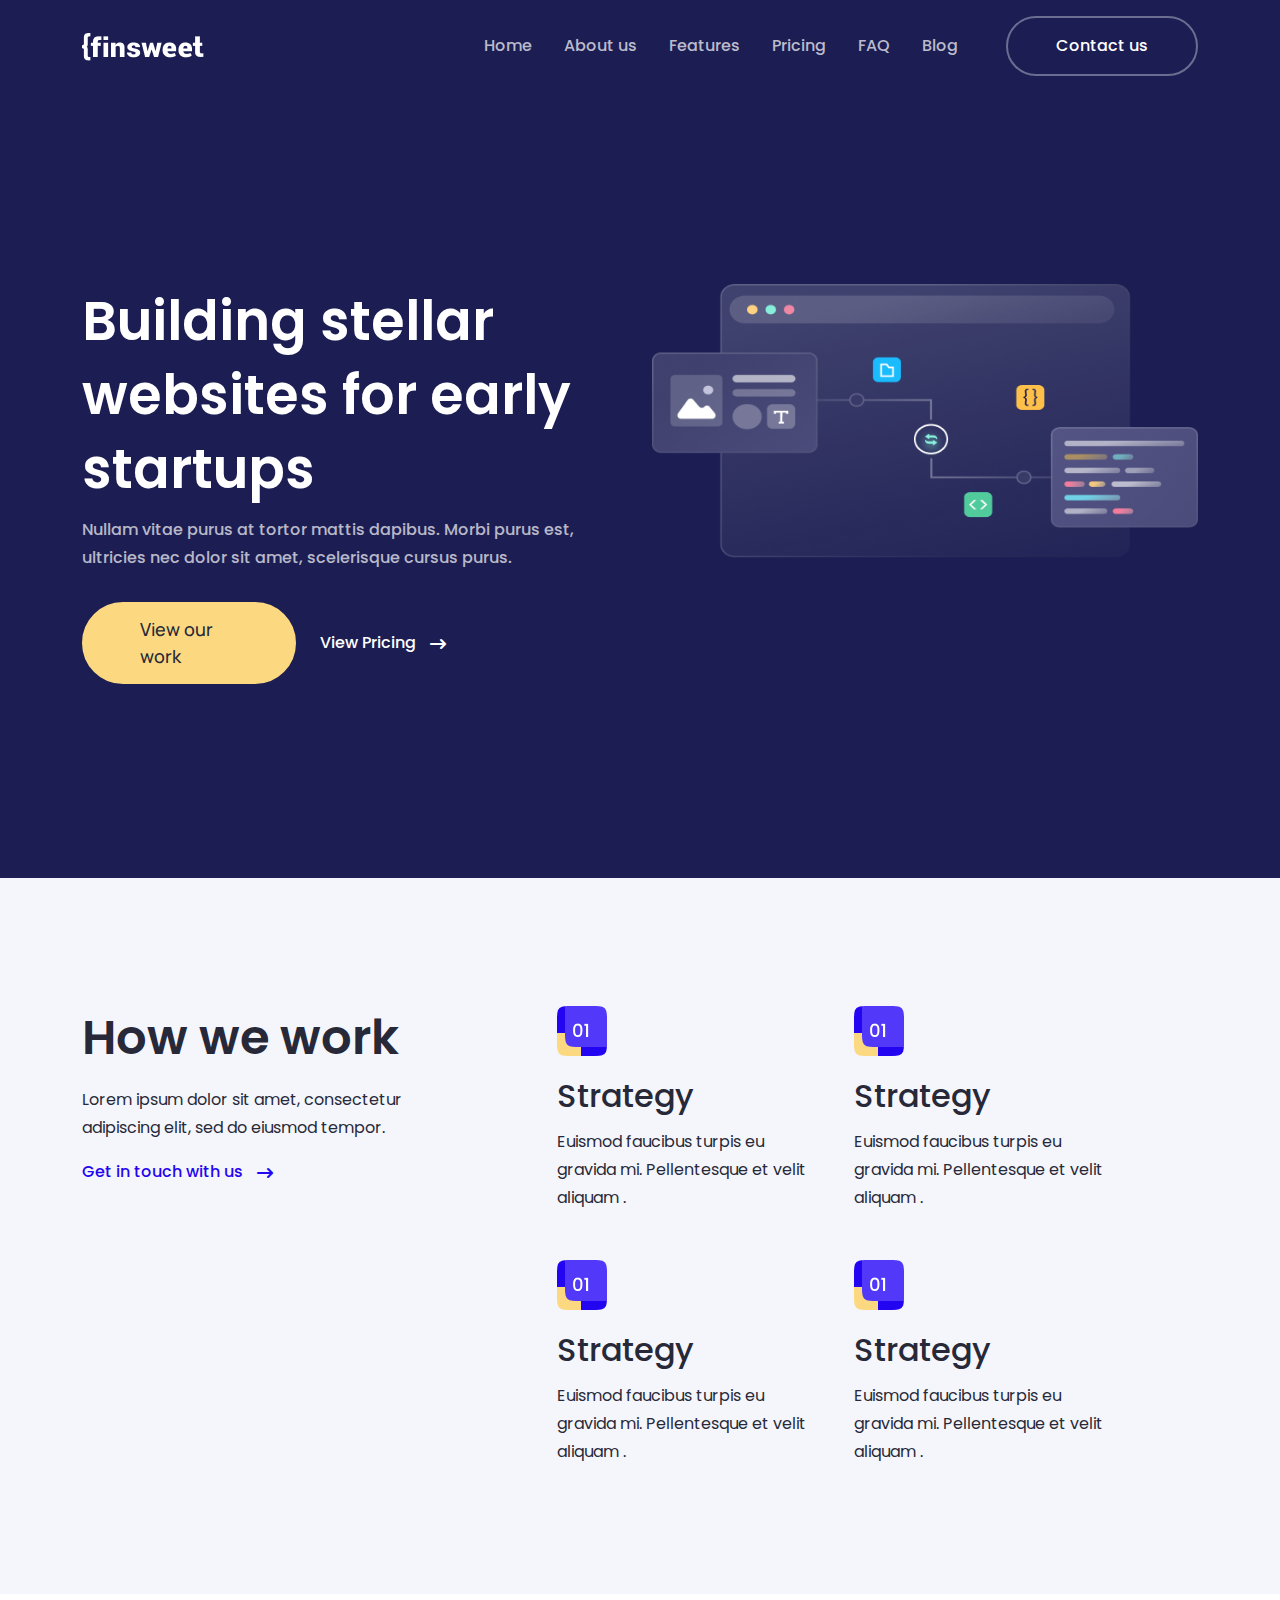
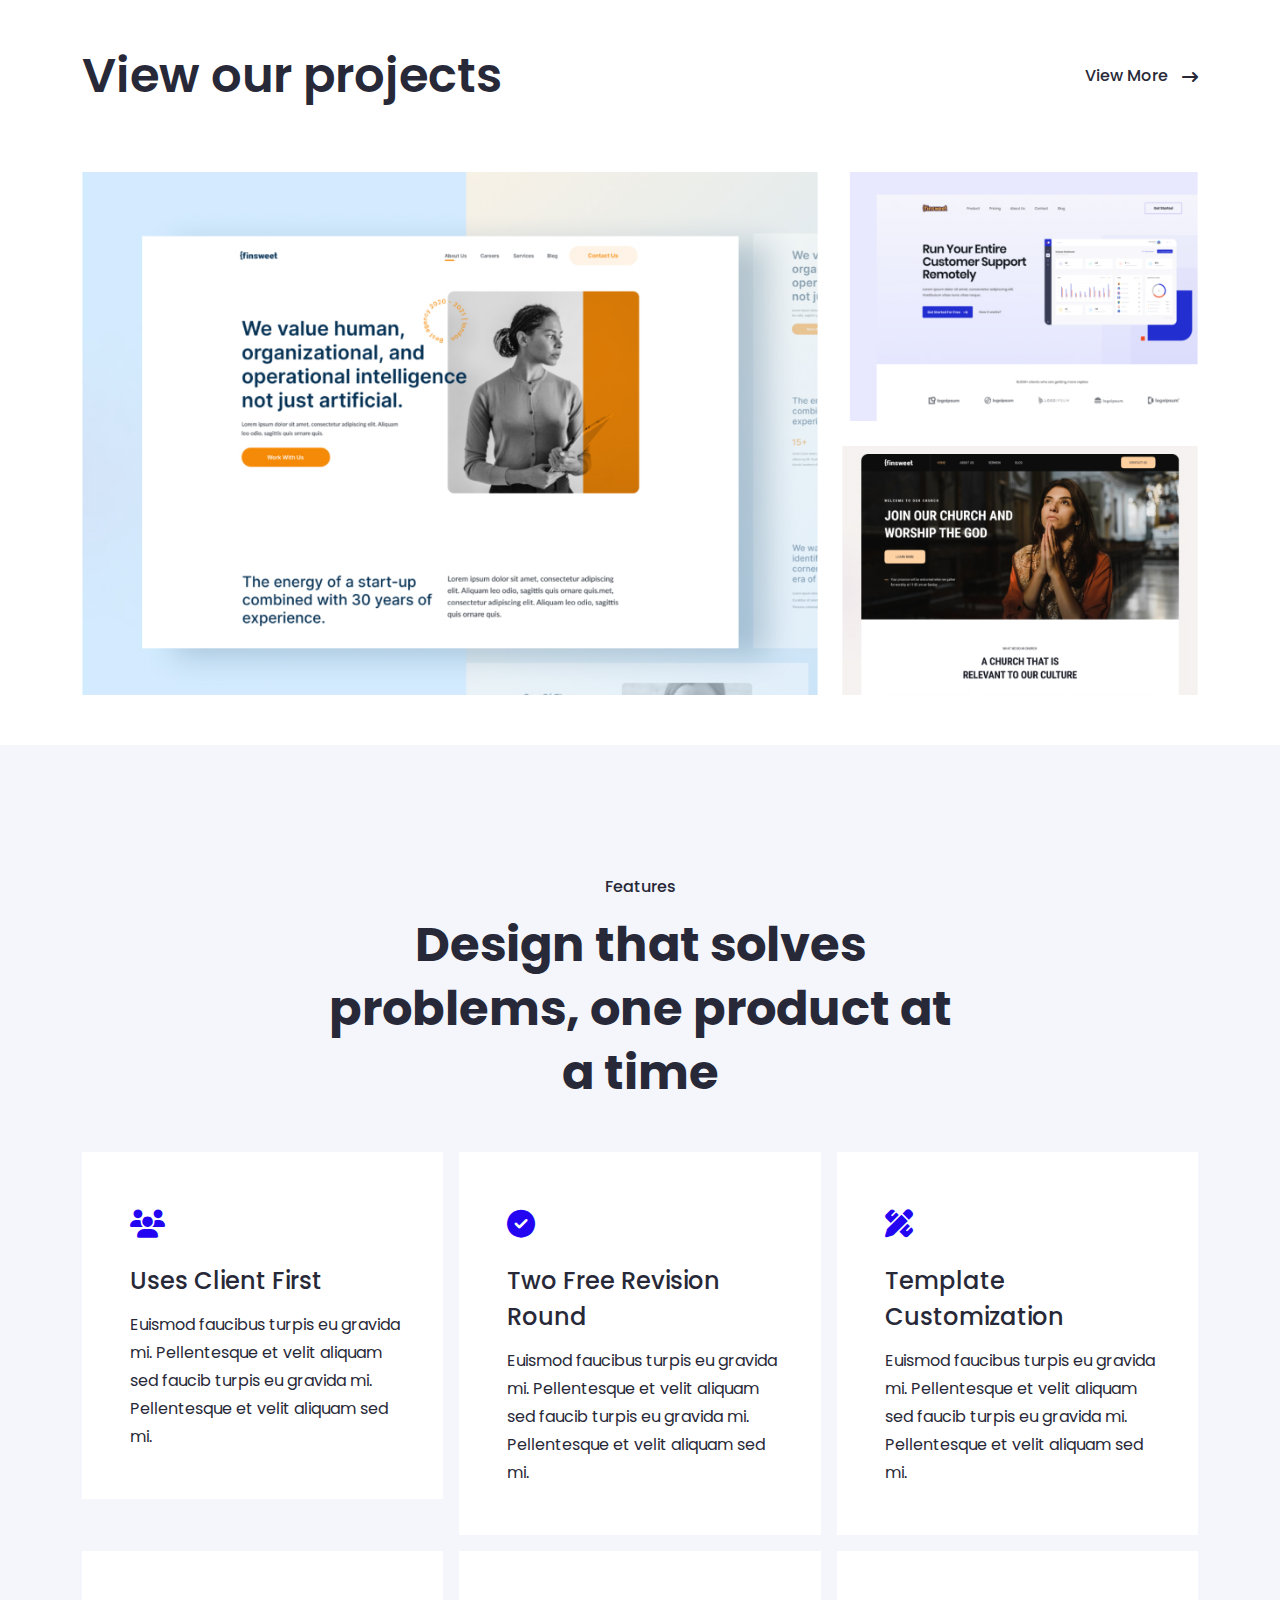
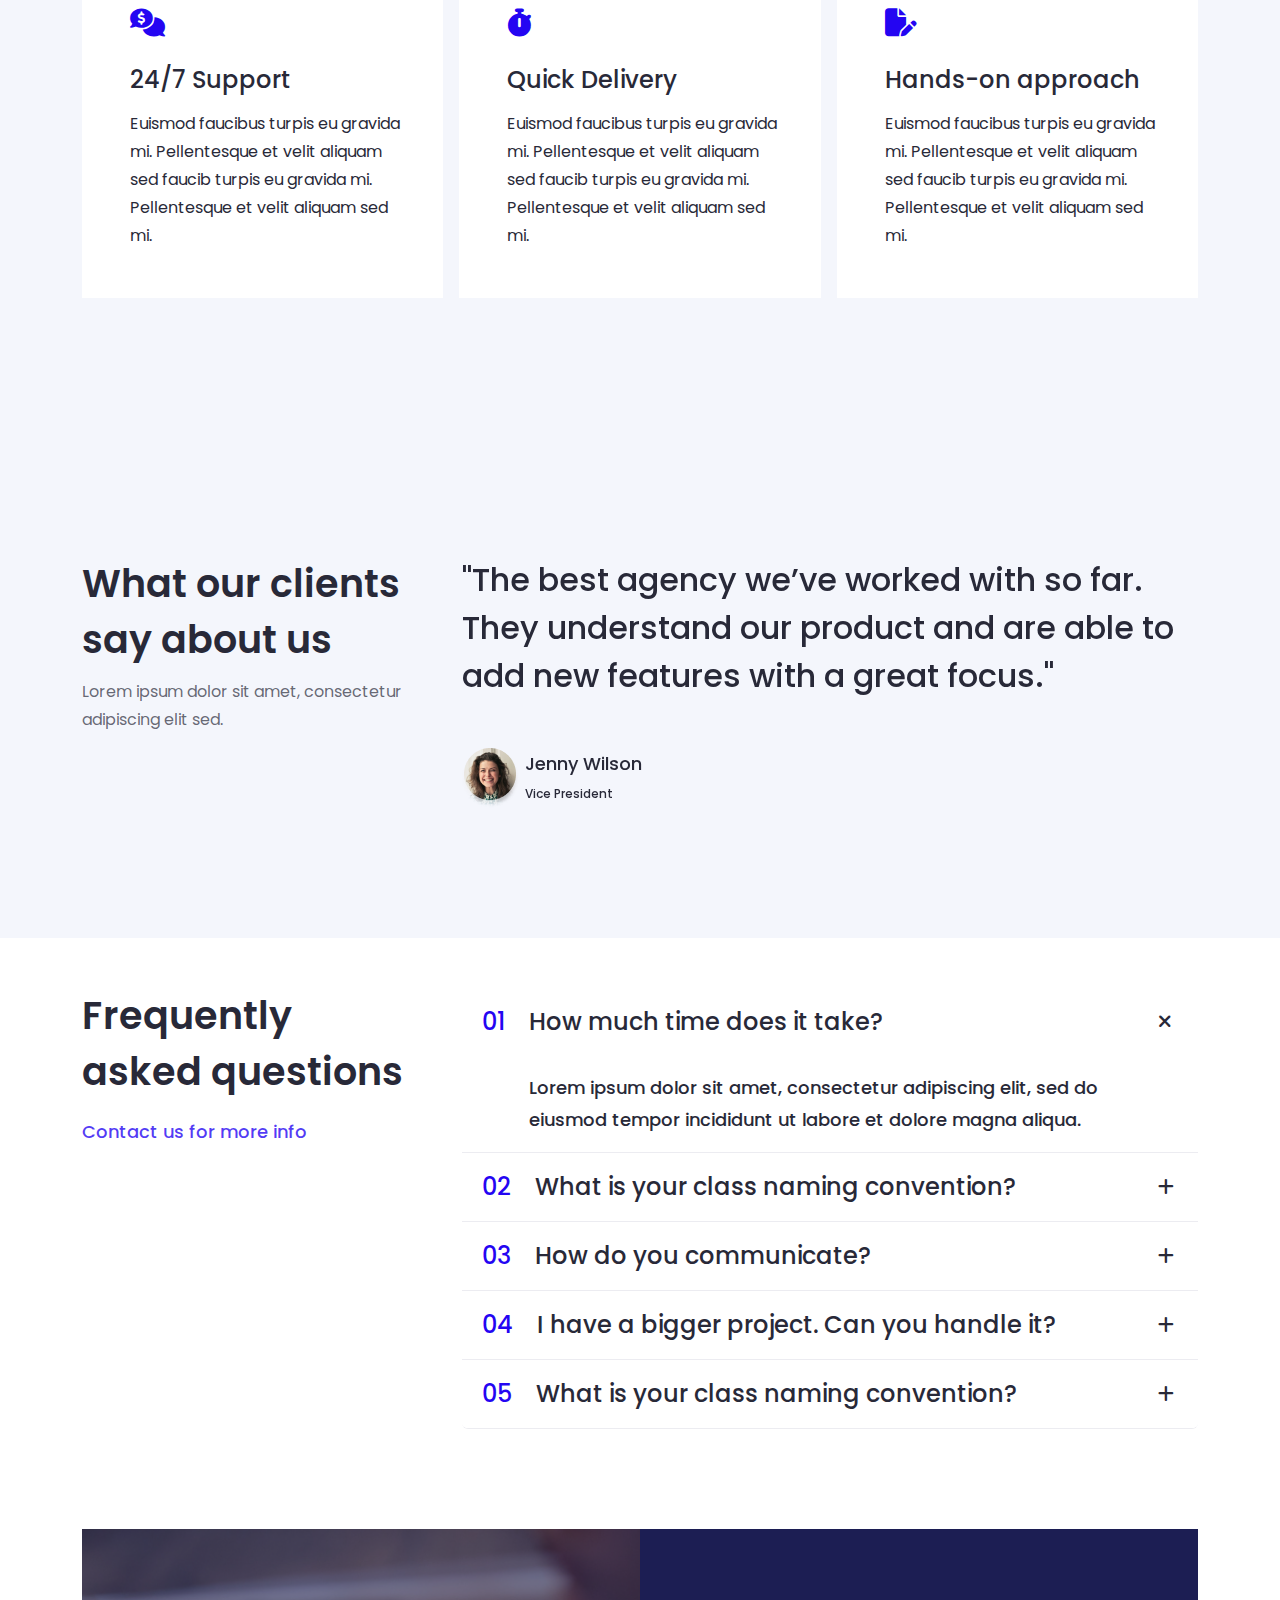
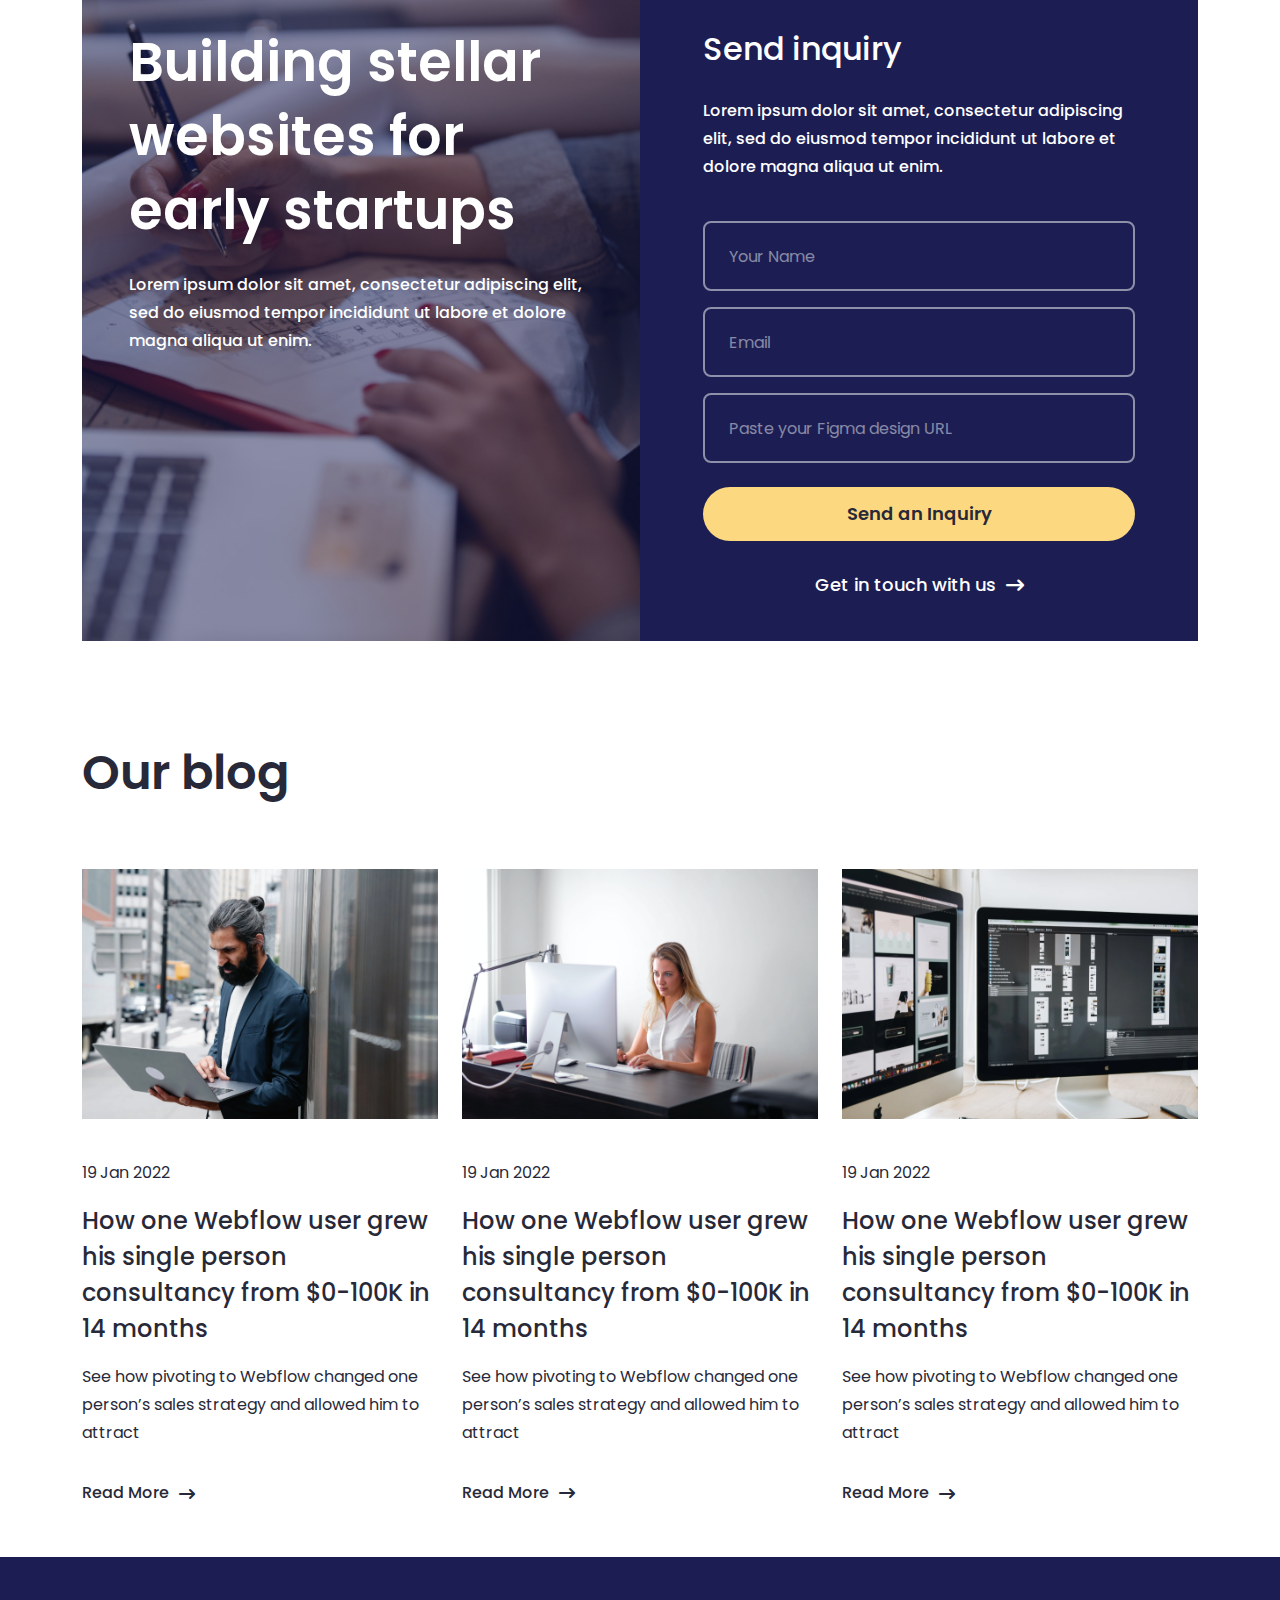
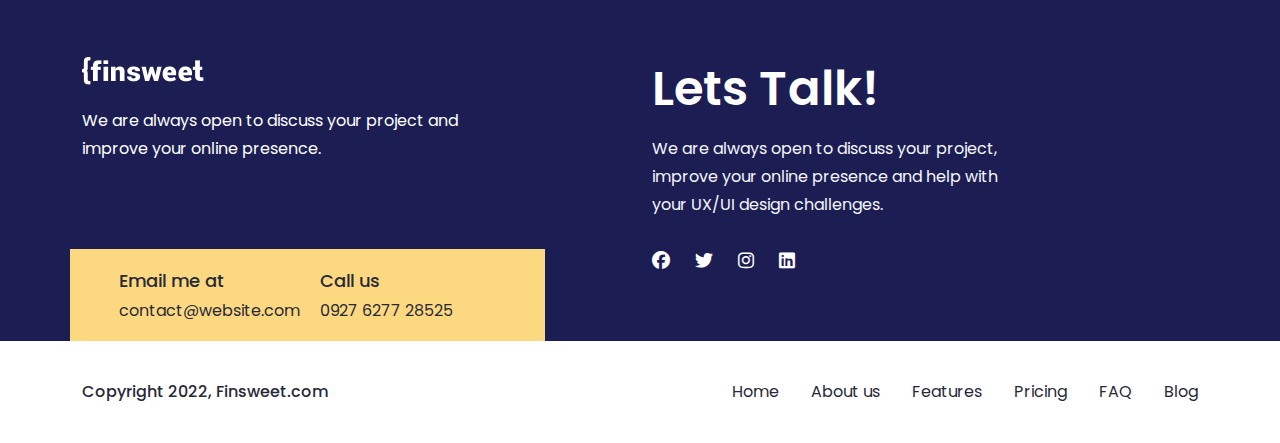
<file: index.html>
<!DOCTYPE html>
<html lang="en">
<head>
  <meta charset="UTF-8">
  <meta name="viewport" content="width=device-width, initial-scale=1.0">
  <title>Home</title>
</head>
<link rel="stylesheet" href="css/all.min.css">
<link rel="stylesheet" href="css/slick.css">
<link rel="stylesheet" href="https://cdn.jsdelivr.net/npm/bootstrap@5.3.3/dist/css/bootstrap.min.css">
<link rel="stylesheet" href="css/style.css">
<link rel="stylesheet" href="css/responsive.css">
<body>
  <!-- =================================menu Markup start================================= -->
  <nav class="navbar navbar-expand-lg  menu_bar">
    <div class="container">
      <a class="navbar-brand" href="index.html"><picture><img src="image/logo.png" alt="image/logo.png"></picture></a>
      <button class="navbar-toggler" type="button" data-bs-toggle="collapse" data-bs-target="#navbarSupportedContent" aria-controls="navbarSupportedContent" aria-expanded="false" aria-label="Toggle navigation">
        <span class="navbar_icon"><i class="fa-solid fa-bars-staggered"></i></span>
      </button>
      <div class="collapse navbar-collapse" id="navbarSupportedContent">
        <ul class="navbar-nav ms-auto mb-2 mb-lg-0">
          <li class="menu-item">
            <a class="menu-link active" aria-current="page" href="index.html">Home</a>
          </li>
          <li class="menu-item">
            <a class="menu-link" aria-current="page" href="about.html">About us</a>
          </li>
          <li class="menu-item">
            <a class="menu-link" aria-current="page" href="feature.html">Features</a>
          </li>
          <li class="menu-item">
            <a class="menu-link" aria-current="page" href="pricing.html">Pricing</a>
          </li>
          <li class="menu-item">
            <a class="menu-link" aria-current="page" href="#">FAQ</a>
          </li>
          <li class="menu-item">
            <a class="menu-link" aria-current="page" href="#">Blog</a>
          </li>
        </ul>
        <div class="menu_button">
          <a href="#">Contact us</a>
        </div>
      </div>
    </div>
  </nav>
  <!-- ---------------------------------menu Markup end------------------------------- -->
  <!-- =================================Banner Markup start================================= -->
<section id="banner_part">
  <div class="container">
    <div class="row">
      <div class="col-lg-6">
        <div class="banner_heading">
          <h1>Building stellar websites for early startups</h1>
          <p>Nullam vitae purus at tortor mattis dapibus. Morbi purus est, ultricies nec dolor sit amet, scelerisque cursus purus.</p>
        </div>
        <div class="row align-items-center">
          <div class="col-lg-5">
            <div class="banner_button">
              <a href="work.html">View our work</a>
            </div>
          </div>
          <div class="col-lg-5">
            <div class="banner_scnd_button">
              <a href="pricing.html">View Pricing <span><i class="fa-solid fa-arrow-right-long align-middle "></i></span></a>
            </div>
          </div>
        </div>
      </div>
      <div class="col-lg-6">
        <div class="banner_img">
          <picture><img src="image/banner img.png" class="image-fluid w-100" alt="image/banner img.png"></picture>
        </div>
      </div>
    </div>
  </div>
</section>
  <!-- ---------------------------------Banner Markup end------------------------------- -->

  <!-- =================================work Markup start================================= -->
<section id="work_part">
  <div class="container">
    <div class="row">
      <div class="col-lg-4">
        <div class="work_left">
          <h2>How we work</h2>
          <p>Lorem ipsum dolor sit amet, consectetur adipiscing elit, sed do eiusmod tempor.</p>
          <div class="banner_scnd_button">
            <a href="#">Get in touch with us <span><i class="fa-solid fa-arrow-right-long align-middle "></i></span></a>
          </div>
        </div>
      </div>
      <div class="col-lg-6 offset-lg-1">
        <div class="row g-lg-5">
          <div class="col-lg-6">
                    <div class="work_right">
          <picture><img src="image/work img.png" alt="image/work img.png"></picture>
          <h3>Strategy</h3>
          <p>Euismod faucibus turpis eu gravida mi. Pellentesque et velit aliquam .</p>
        </div>
          </div>
          <div class="col-lg-6">
                    <div class="work_right">
          <picture><img src="image/work img.png" alt="image/work img.png"></picture>
          <h3>Strategy</h3>
          <p>Euismod faucibus turpis eu gravida mi. Pellentesque et velit aliquam .</p>
        </div>
          </div>
          <div class="col-lg-6">
                    <div class="work_right">
          <picture><img src="image/work img.png" alt="image/work img.png"></picture>
          <h3>Strategy</h3>
          <p>Euismod faucibus turpis eu gravida mi. Pellentesque et velit aliquam .</p>
        </div>
          </div>
          <div class="col-lg-6">
                    <div class="work_right">
          <picture><img src="image/work img.png" alt="image/work img.png"></picture>
          <h3>Strategy</h3>
          <p>Euismod faucibus turpis eu gravida mi. Pellentesque et velit aliquam .</p>
        </div>
          </div>
        </div>
      </div>
    </div>
  </div>
</section>
  <!-- ---------------------------------work Markup end------------------------------- -->
  <!-- =================================project Markup start============================= -->
<section id="project_part">
  <div class="container">
    <div class="row align-items-center">
      <div class="col-lg-6">
        <div class="project_title_left">
          <h2>View our projects</h2>
        </div>
      </div>
      <div class="col-lg-6">
        <div class="project_title_right">
          <div class="banner_scnd_button text-end">
            <a href="#">View More <span><i class="fa-solid fa-arrow-right-long align-middle "></i></span></a>
          </div>
        </div>
      </div>
    </div>
    <div class="row project_row">
      <div class="col-lg-8">
        <div class="project_left">
          <picture><img src="image/project.jpg" class="image-fluid w-100" alt="image/project.jpg"></picture>
          <div class="project_left_overlay">
            <h3>Workhub office Webflow Webflow Design</h3>
            <p>Euismod faucibus turpis eu gravida mi. Pellentesque et velit aliquam </p>
            <div class="banner_scnd_button">
              <a href="#">View project<span><i class="fa-solid fa-arrow-right-long align-middle "></i></span></a>
            </div>
          </div>
        </div>
      </div>
      <div class="col-lg-4">
        <div class="row flex-column h-100 justify-content-between">
          <div class="col-lg-12">
            <div class="project_right_top position-relative overflow-hidden">
              <picture><img src="image/project-right-top.jpg" class="image-fluid w-100" alt="image/project-right-top.jpg"></picture>
              <div class="project_left_overlay">
                <h3>Unisaas Website Design</h3>
                <div class="banner_scnd_button">
                  <a href="#">View project<span><i class="fa-solid fa-arrow-right-long align-middle "></i></span></a>
                </div>
              </div>
            </div>
          </div>
          <div class="col-lg-12">
            <div class="project_right_bottom position-relative overflow-hidden">
              <picture><img src="image/project-right-bottom.jpg" class="image-fluid w-100" alt="image/project-right-bottom.jpg"></picture>
              <div class="project_left_overlay">
                <h3>Unisaas Website Design</h3>
                <div class="banner_scnd_button">
                  <a href="#">View project<span><i class="fa-solid fa-arrow-right-long align-middle "></i></span></a>
                </div>
              </div>
            </div>
          </div>
        </div>
      </div>
    </div>
  </div>
</section>
  <!-- ---------------------------------project Markup end------------------------------- -->
  <!-- =================================design Markup start=========================== -->
<section id="design_part">
  <div class="container">
    <div class="row">
      <div class="col-lg-12">
        <div class="design_title">
          <h2>Features</h2>
          <h3>Design that solves problems, one product at a time</h3>
        </div>
      </div>
    </div>
    <div class="row g-3">
      <div class="col-lg-4">
        <div class="design_col">
          <h4><i class="fa-solid fa-users"></i></h4>
          <h5>Uses Client First</h5>
          <p>Euismod faucibus turpis eu gravida mi. Pellentesque et velit aliquam sed faucib turpis eu gravida mi. Pellentesque et velit aliquam sed mi. </p>
        </div>
      </div>
      <div class="col-lg-4">
        <div class="design_col">
          <h4><i class="fa-solid fa-circle-check"></i></h4>
          <h5>Two Free Revision Round</h5>
          <p>Euismod faucibus turpis eu gravida mi. Pellentesque et velit aliquam sed faucib turpis eu gravida mi. Pellentesque et velit aliquam sed mi. </p>
        </div>
      </div>
      <div class="col-lg-4">
        <div class="design_col">
          <h4><i class="fa-solid fa-pen-ruler"></i></h4>
          <h5>Template Customization</h5>
          <p>Euismod faucibus turpis eu gravida mi. Pellentesque et velit aliquam sed faucib turpis eu gravida mi. Pellentesque et velit aliquam sed mi. </p>
        </div>
      </div>
      <div class="col-lg-4">
        <div class="design_col">
          <h4><i class="fa-solid fa-comments-dollar"></i></h4>
          <h5>24/7 Support</h5>
          <p>Euismod faucibus turpis eu gravida mi. Pellentesque et velit aliquam sed faucib turpis eu gravida mi. Pellentesque et velit aliquam sed mi. </p>
        </div>
      </div>
      <div class="col-lg-4">
        <div class="design_col">
          <h4><i class="fa-solid fa-stopwatch"></i></h4>
          <h5>Quick Delivery</h5>
          <p>Euismod faucibus turpis eu gravida mi. Pellentesque et velit aliquam sed faucib turpis eu gravida mi. Pellentesque et velit aliquam sed mi. </p>
        </div>
      </div>
      <div class="col-lg-4">
        <div class="design_col">
          <h4><i class="fa-solid fa-file-pen"></i></h4>
          <h5>Hands-on approach</h5>
          <p>Euismod faucibus turpis eu gravida mi. Pellentesque et velit aliquam sed faucib turpis eu gravida mi. Pellentesque et velit aliquam sed mi. </p>
        </div>
      </div>

    </div>
  </div>
</section>
  <!-- ---------------------------------design Markup end------------------------------- -->
    <!-- =================================client Markup start=========================== -->
<section id="client_say">
  <div class="container">
    <div class="row">
      <div class="col-lg-4">
        <div class="client_left">
          <h2>What our clients say about us</h2>
          <p>Lorem ipsum dolor sit amet, consectetur adipiscing elit sed.</p>
        </div>
      </div>
      <div class="col-lg-8">
        <div class="client_slider">
          <div class="client_slider_item">
            <h3>"The best agency we’ve worked with so far. They understand our product and are able to add new features with a great focus."</h3>
            <div class="row align-items-center">
              <div class="col-lg-1">
                <div class="client_details">
                  <picture><img src="image/client slider img.png" alt="image/client slider img.png"></picture>
                </div>
              </div>
              <div class="col-lg-11">
                <div class="row">
                  <div class="col-lg-12">
                    <div class="client_name">
                      <h4>Jenny Wilson</h4>
                      <h5>Vice President</h5>
                    </div>
                  </div>
                </div>
              </div>
            </div>
          </div>
          <div class="client_slider_item">
            <h3>"The best agency we’ve worked with so far. They understand our product and are able to add new features with a great focus."</h3>
            <div class="row align-items-center">
              <div class="col-lg-1">
                <div class="client_details">
                  <picture><img src="image/client slider img.png" alt="image/client slider img.png"></picture>
                </div>
              </div>
              <div class="col-lg-11">
                <div class="row">
                  <div class="col-lg-12">
                    <div class="client_name">
                      <h4>Jenny Wilson</h4>
                      <h5>Vice President</h5>
                    </div>
                  </div>
                </div>
              </div>
            </div>
          </div>
          <div class="client_slider_item">
            <h3>"The best agency we’ve worked with so far. They understand our product and are able to add new features with a great focus."</h3>
            <div class="row align-items-center">
              <div class="col-lg-1">
                <div class="client_details">
                  <picture><img src="image/client slider img.png" alt="image/client slider img.png"></picture>
                </div>
              </div>
              <div class="col-lg-11">
                <div class="row">
                  <div class="col-lg-12">
                    <div class="client_name">
                      <h4>Jenny Wilson</h4>
                      <h5>Vice President</h5>
                    </div>
                  </div>
                </div>
              </div>
            </div>
          </div>
          <div class="client_slider_item">
            <h3>"The best agency we’ve worked with so far. They understand our product and are able to add new features with a great focus."</h3>
            <div class="row align-items-center">
              <div class="col-lg-1">
                <div class="client_details">
                  <picture><img src="image/client slider img.png" alt="image/client slider img.png"></picture>
                </div>
              </div>
              <div class="col-lg-11">
                <div class="row">
                  <div class="col-lg-12">
                    <div class="client_name">
                      <h4>Jenny Wilson</h4>
                      <h5>Vice President</h5>
                    </div>
                  </div>
                </div>
              </div>
            </div>
          </div>
        </div>
      </div>
    </div>
  </div>
</section>
  <!-- ---------------------------------client Markup end------------------------------- -->
  <!-- =================================faq Markup start=========================== -->
  <section id="faq_part">
    <div class="container">
      <div class="row">
        <div class="col-lg-4">
          <div class="faq_left">
            <h2>Frequently asked questions</h2>
            <div class="faq_link">
              <a href="#">Contact us for more info</a>
            </div>
          </div>
        </div>
        <div class="col-lg-8">
          <div class="faq_accordion">
            <div class="accordion" id="accordionExample">
              <div class="accordion-item">
                <h2 class="accordion-header">
                  <button class="accordion-button" type="button" data-bs-toggle="collapse" data-bs-target="#collapseOne" aria-expanded="true" aria-controls="collapseOne">
                  <span class="me-4">01</span>How much time does it take?
                  </button>
                </h2>
                <div id="collapseOne" class="accordion-collapse collapse show" data-bs-parent="#accordionExample">
                  <div class="accordion-body">
                    <p>Lorem ipsum dolor sit amet, consectetur adipiscing elit, sed do eiusmod tempor incididunt ut labore et dolore magna aliqua.</p>
                  </div>
                </div>
              </div>
              <div class="accordion-item">
                <h2 class="accordion-header">
                  <button class="accordion-button collapsed" type="button" data-bs-toggle="collapse" data-bs-target="#collapseTwo" aria-expanded="false" aria-controls="collapseTwo">
                  <span class="me-4">02</span>What is your class naming convention?
                  </button>
                </h2>
                <div id="collapseTwo" class="accordion-collapse collapse" data-bs-parent="#accordionExample">
                  <div class="accordion-body">
                    <p>Lorem ipsum dolor sit amet, consectetur adipiscing elit, sed do eiusmod tempor incididunt ut labore et dolore magna aliqua.</p>
                  </div>
                </div>
              </div>
              <div class="accordion-item">
                <h2 class="accordion-header">
                  <button class="accordion-button collapsed" type="button" data-bs-toggle="collapse" data-bs-target="#collapseThree" aria-expanded="false" aria-controls="collapseThree">
                    <span class="me-4">03</span>How do you communicate?
                  </button>
                </h2>
                <div id="collapseThree" class="accordion-collapse collapse" data-bs-parent="#accordionExample">
                  <div class="accordion-body">
                    <p>Lorem ipsum dolor sit amet, consectetur adipiscing elit, sed do eiusmod tempor incididunt ut labore et dolore magna aliqua.</p>
                  </div>
                </div>
              </div>
              <div class="accordion-item">
                <h2 class="accordion-header">
                  <button class="accordion-button collapsed" type="button" data-bs-toggle="collapse" data-bs-target="#collapseFour" aria-expanded="false" aria-controls="collapseFour">
                   <span class="me-4">04</span>I have a bigger project. Can you handle it?
                  </button>
                </h2>
                <div id="collapseFour" class="accordion-collapse collapse" data-bs-parent="#accordionExample">
                  <div class="accordion-body">
                    <p>Lorem ipsum dolor sit amet, consectetur adipiscing elit, sed do eiusmod tempor incididunt ut labore et dolore magna aliqua.</p>
                  </div>
                </div>
              </div>
              <div class="accordion-item">
                <h2 class="accordion-header">
                  <button class="accordion-button collapsed" type="button" data-bs-toggle="collapse" data-bs-target="#collapseFive" aria-expanded="false" aria-controls="collapseFive">
                  <span class="me-4">05</span>What is your class naming convention?
                  </button>
                </h2>
                <div id="collapseFive" class="accordion-collapse collapse" data-bs-parent="#accordionExample">
                  <div class="accordion-body">
                    <p>Lorem ipsum dolor sit amet, consectetur adipiscing elit, sed do eiusmod tempor incididunt ut labore et dolore magna aliqua.</p>
                  </div>
                </div>
              </div>
            </div>
          </div>
        </div>
      </div>
    </div>
  </section>
  <!-- ---------------------------------faq Markup end------------------------------- -->
  <!-- =================================inquiry Markup start=========================== -->
<section id="inquiry">
  <div class="container">
    <div class="row gx-0">
      <div class="col-lg-6">
        <div class="inquiry_left">
          <div class="inquiry_left_content">
            <h2>Building stellar websites for early startups</h2>
          <p>Lorem ipsum dolor sit amet, consectetur adipiscing elit, sed do eiusmod tempor incididunt ut labore et dolore magna aliqua ut enim.</p>
          </div>
        </div>
      </div>
      <div class="col-lg-6">
        <div class="inquiry_right">
          <div class="inquiry_right_content">
            <h3>Send inquiry</h3>
            <p>Lorem ipsum dolor sit amet, consectetur adipiscing elit, sed do eiusmod tempor incididunt ut labore et dolore magna aliqua ut enim.</p>
            <form class="inquiry_contact">
                <input type="text" class="form-control mb-3" placeholder="Your Name" aria-label="Username" aria-describedby="basic-addon1 ">
                <input type="email" class="form-control mb-3" placeholder="Email" aria-label="Username" aria-describedby="basic-addon2">
                <input type="url" class="form-control " placeholder="Paste your Figma design URL" aria-label="Username" aria-describedby="basic-addon3">
            </form>
            <div class="inquiry_button">
              <button type="button" class="btn mt-4 w-100 rounded-pill ">Send an Inquiry</button>
              <button type="button" class="secound_btn w-100 ">Get in touch with us<span><i class="fa-solid fa-arrow-right-long align-middle "></i></span></button>
            </div>
          </div>
        </div>
      </div>
    </div>
  </div>
</section>
  <!-- ---------------------------------inquiry Markup end------------------------------- -->
  <!-- =================================blog Markup start=========================== -->
<section id="blog_part">
  <div class="container">
    <div class="row">
      <div class="col-lg-12">
        <div class="blog_title">
          <h2>Our blog</h2>
        </div>
      </div>
    </div>
        <div class="row">
          <div class="col-lg-4">
            <div class="blog_col">
              <picture><img src="image/blog part img.png" class="image-fluid w-100" alt="image/blog part img.png"></picture>
            <h3>19 Jan 2022</h3>
            <h4>How one Webflow user grew his single person consultancy from $0-100K in 14 months</h4>
          <p>See how pivoting to Webflow changed one person’s sales strategy and allowed him to attract</p>
          <div class="banner_scnd_button blog_btn_modifier">
            <a href="#">Read More<span><i class="fa-solid fa-arrow-right-long align-middle "></i></span></a>
          </div>
          </div>
          </div>
          <div class="col-lg-4">
            <div class="blog_col">
              <picture><img src="image/blog part 2.png" class="image-fluid w-100" alt="image/blog part img.png"></picture>
            <h3>19 Jan 2022</h3>
            <h4>How one Webflow user grew his single person consultancy from $0-100K in 14 months</h4>
          <p>See how pivoting to Webflow changed one person’s sales strategy and allowed him to attract</p>
          <div class="banner_scnd_button blog_btn_modifier">
            <a href="#">Read More<span><i class="fa-solid fa-arrow-right-long align-middle "></i></span></a>
          </div>
          </div>
          </div>
          <div class="col-lg-4">
            <div class="blog_col">
              <picture><img src="image/blog part 3.png" class="image-fluid w-100" alt="image/blog part img.png"></picture>
            <h3>19 Jan 2022</h3>
            <h4>How one Webflow user grew his single person consultancy from $0-100K in 14 months</h4>
          <p>See how pivoting to Webflow changed one person’s sales strategy and allowed him to attract</p>
          <div class="banner_scnd_button blog_btn_modifier">
            <a href="#">Read More<span><i class="fa-solid fa-arrow-right-long align-middle "></i></span></a>
          </div>
          </div>
          </div>
        </div>
  </div>
</section>
  <!-- ---------------------------------blog Markup end------------------------------- -->
  <!-- =================================footer Markup start=========================== -->
<footer id="footer_part">
  <div class="container">
    <div class="row">
      <div class="col-lg-5">
        <div class="footer_left_part">
          <picture><img src="image/logo.png" alt="image/logo.png"></picture>
          <p>We are always open to discuss your project and improve your online presence.</p>
          <div class="row footerLeft_bottom_row">
            <div class="col-lg-6">
              <div class="footer_left_bottom">
                <h2>Email me at</h2>
                <a href="mailto:contact@website.com">contact@website.com</a>
              </div>
            </div>
            <div class="col-lg-6">
              <div class="footer_left_bottom">
                <h2>Call us</h2>
                <a href="tel:0927 6277 28525">0927 6277 28525</a>
              </div>
            </div>
          </div>
        </div>
      </div>
      <div class="col-lg-4 offset-lg-1">
        <div class="footer_right">
          <h3>Lets Talk!</h3>
          <p>We are always open to discuss your project, improve your online presence and help with your UX/UI design challenges.</p>
        <div class="footer_icon">
          <a href="#"><i class="fa-brands fa-facebook"></i></a>
          <a href="#"><i class="fa-brands fa-twitter"></i></a>
          <a href="#"><i class="fa-brands fa-instagram"></i></a>
          <a href="#"><i class="fa-brands fa-linkedin"></i></a>
        </div>
        </div>
      </div>
    </div>
  </div>
  <nav class="navbar navbar-expand-lg secound_footer">
    <div class="container">
      <a class="navbar-brand" href="#">Copyright 2022, Finsweet.com</a>
      <div class="collapse navbar-collapse" id="navbarNav">
        <ul class="navbar-nav footer_list ms-auto">
          <li class="nav-item">
            <a class="nav-link active" aria-current="page" href="index.html">Home</a>
          </li>
          <li class="nav-item">
            <a class="nav-link" href="about.html">About us</a>
          </li>
          <li class="nav-item">
            <a class="nav-link" href="feature.html">Features</a>
          </li>
          <li class="nav-item">
            <a class="nav-link" href="pricing.html">Pricing</a>
          </li>
          <li class="nav-item">
            <a class="nav-link" href="#">FAQ</a>
          </li>
          <li class="nav-item">
            <a class="nav-link" href="#">Blog</a>
          </li>
        </ul>
      </div>
    </div>
  </nav>
</footer>
  <!-- ---------------------------------footer Markup end------------------------------- -->
<script src="js/jquery-1.12.4.min.js"></script>
    <script src="https://cdn.jsdelivr.net/npm/bootstrap@5.3.3/dist/js/bootstrap.bundle.min.js
    "></script>
    <script src="js/slick.min.js"></script>
    <script src="js/script.js"></script>

</body>
</html>
</file>
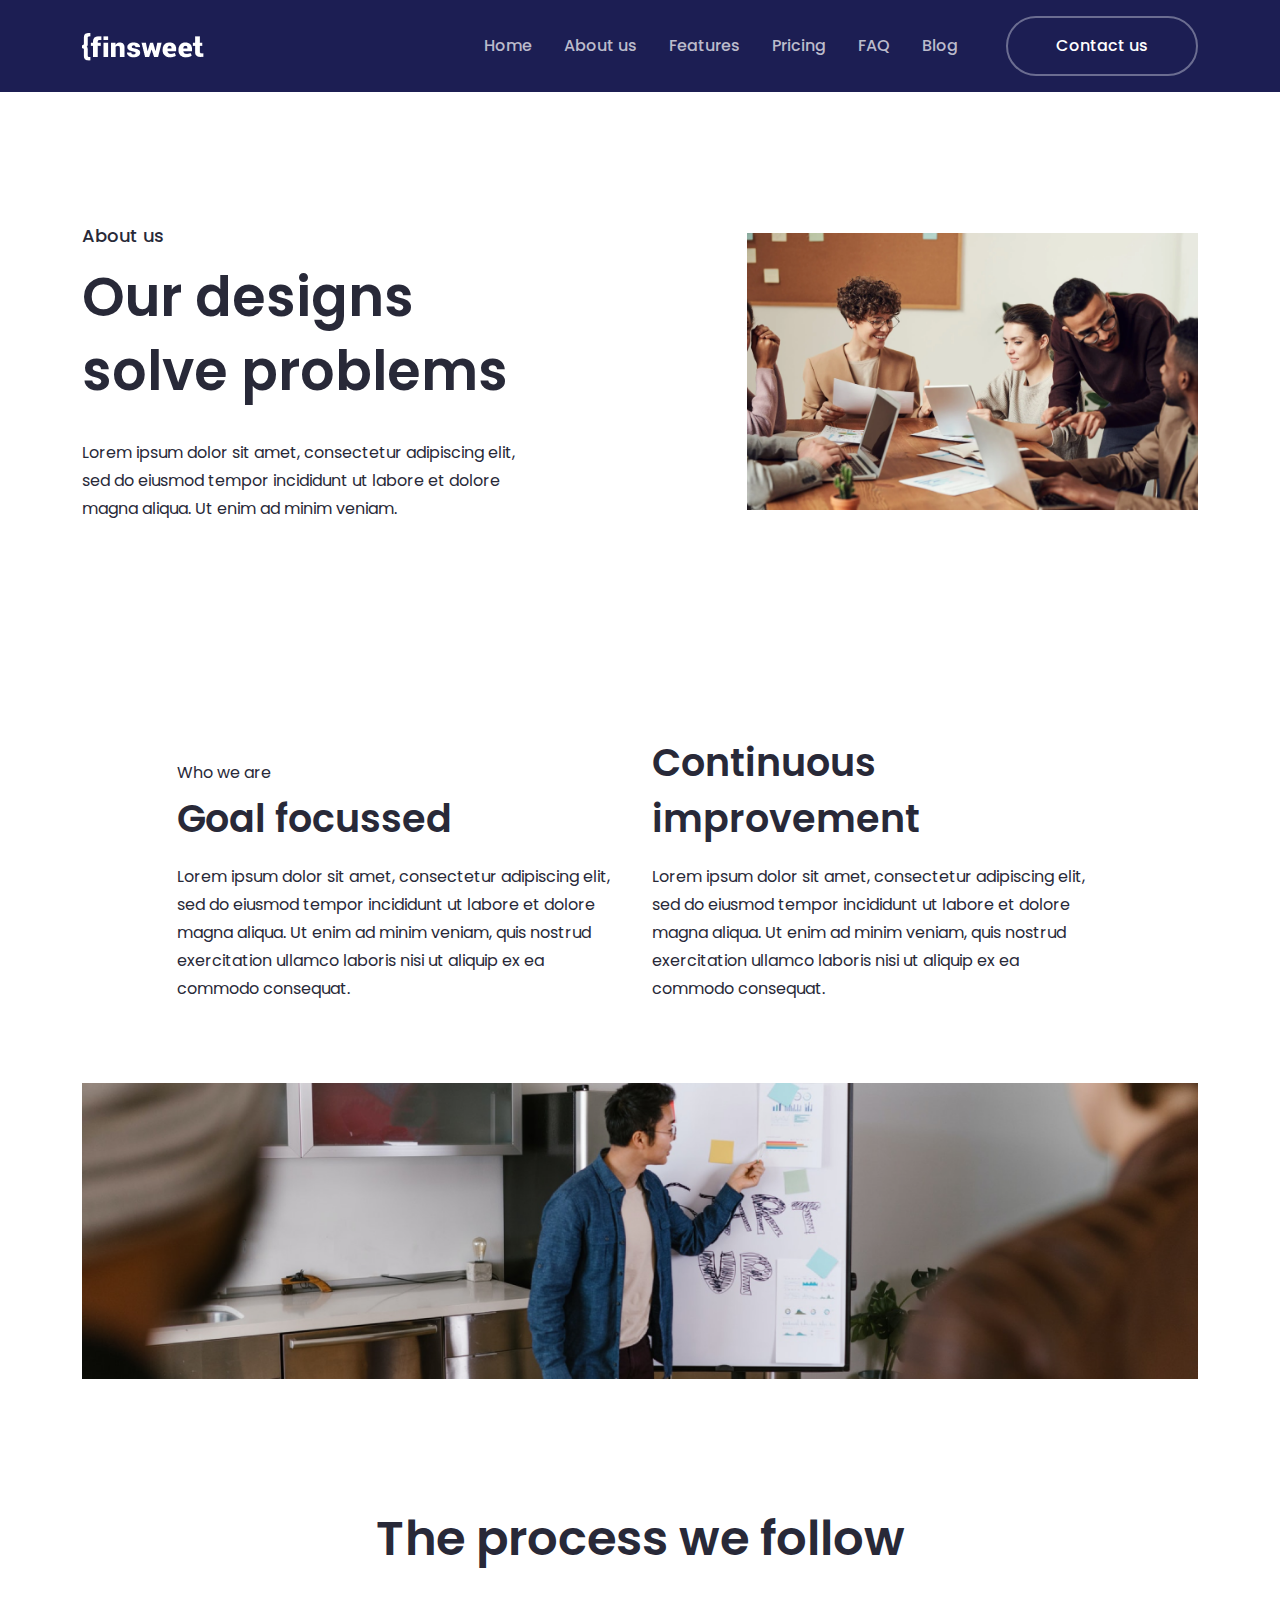
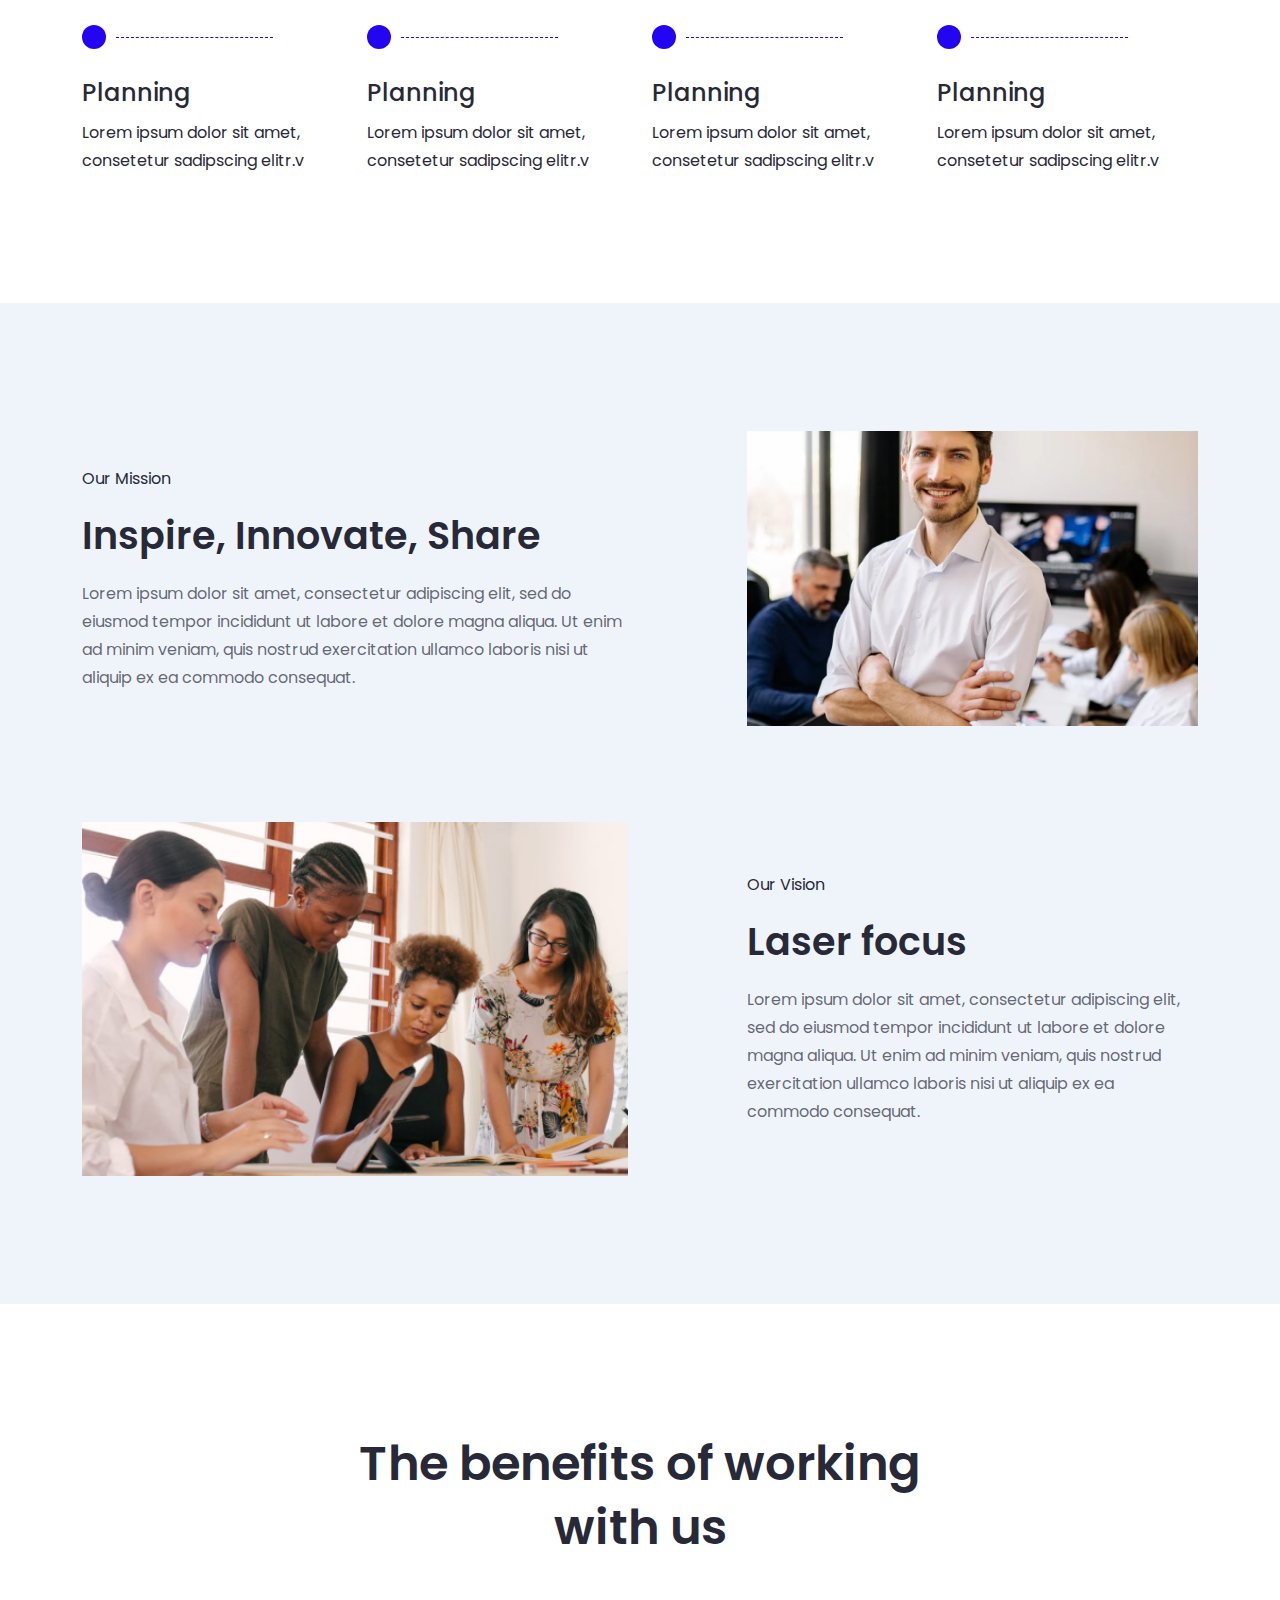
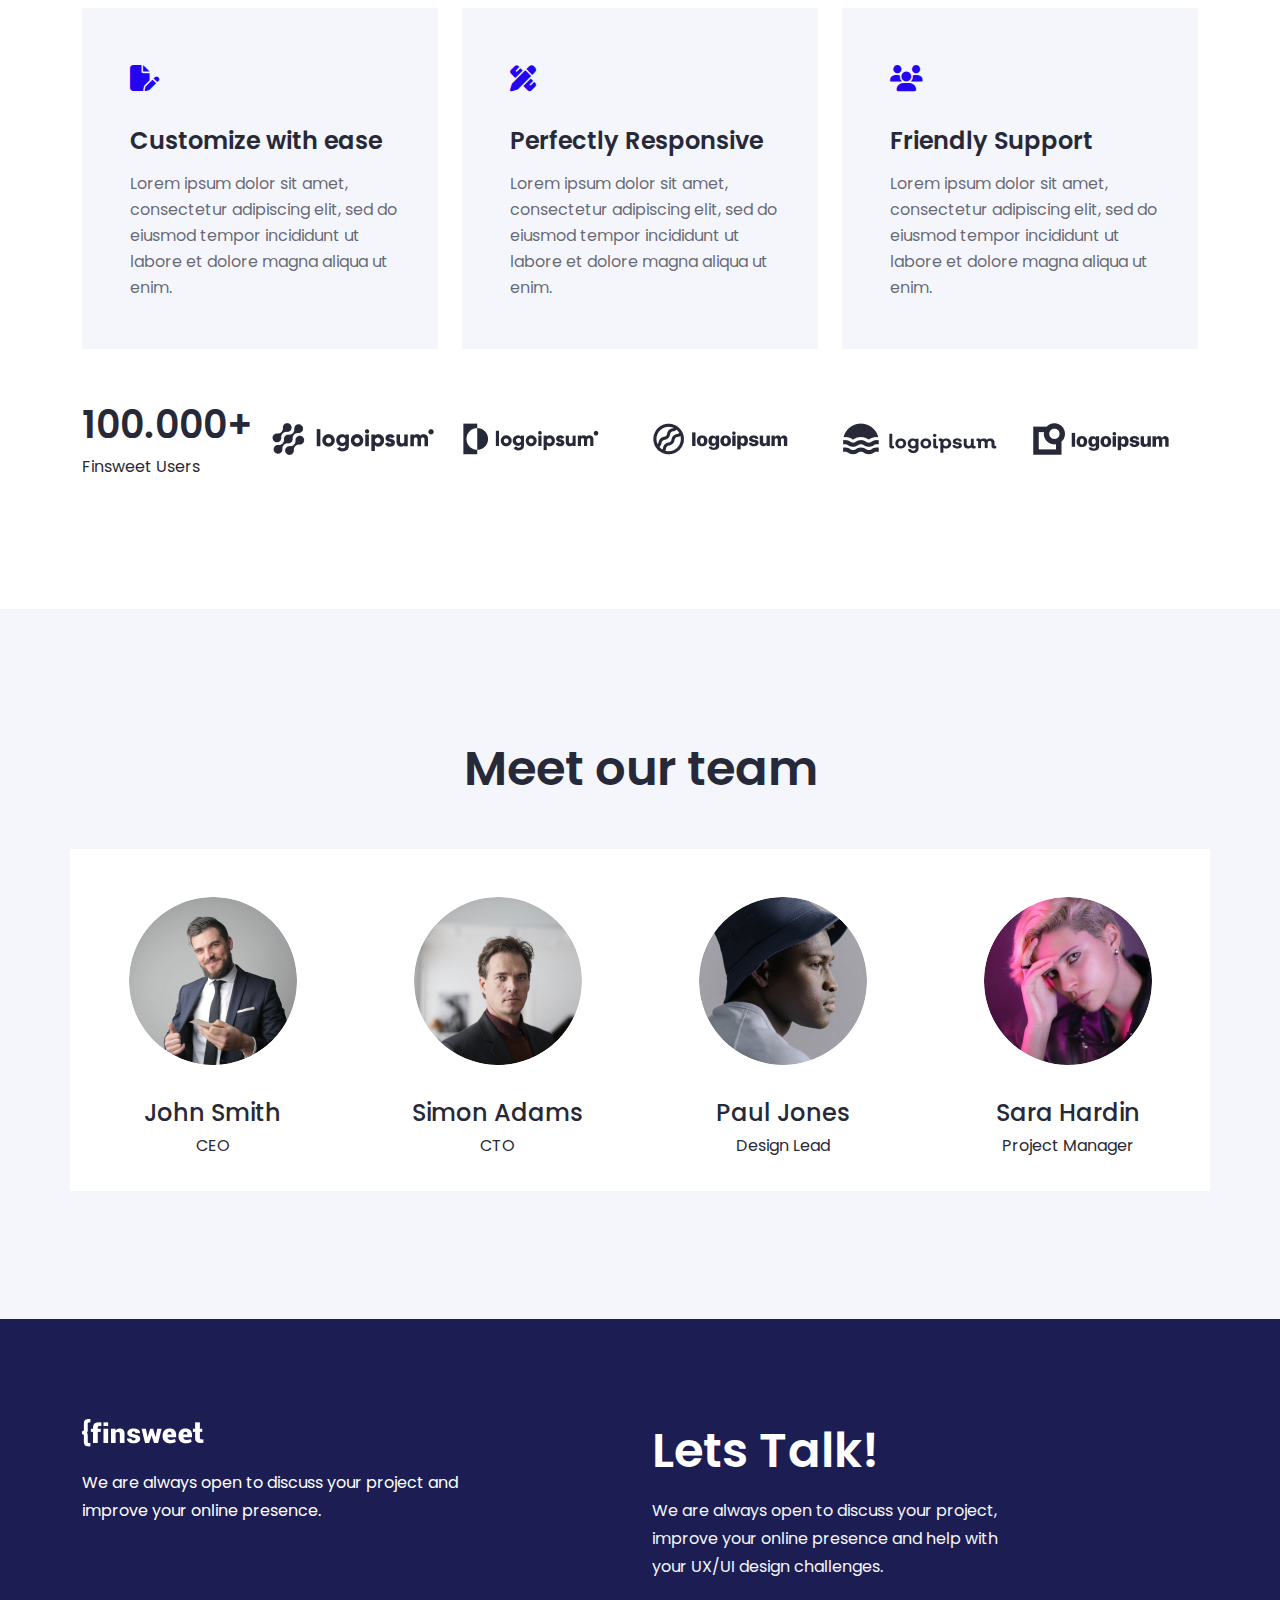
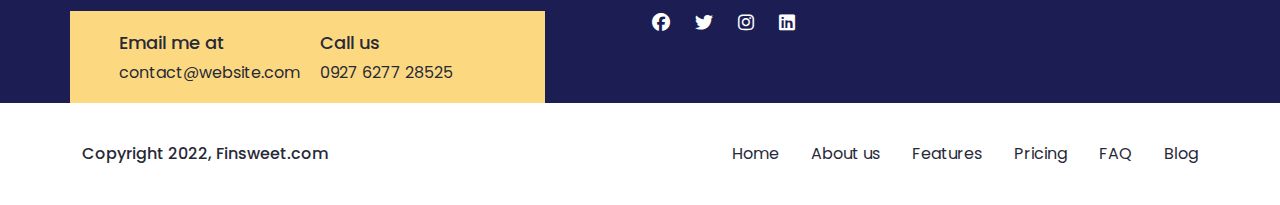
<file: about.html>
<!DOCTYPE html>
<html lang="en">
<head>
    <meta charset="UTF-8">
    <meta name="viewport" content="width=device-width, initial-scale=1.0">
    <title>About Us</title>
</head>
<link rel="stylesheet" href="https://cdn.jsdelivr.net/npm/bootstrap@5.3.3/dist/css/bootstrap.min.css">
<link rel="stylesheet" href="css/all.min.css">
<link rel="stylesheet" href="css/style.css">
<link rel="stylesheet" href="css/responsive.css">
<body>
  <!-- =================================menu Markup start================================= -->
  <nav class="navbar navbar-expand-lg  menu_bar">
    <div class="container">
      <a class="navbar-brand" href="index.html"><picture><img src="image/logo.png" alt="image/logo.png"></picture></a>
      <button class="navbar-toggler" type="button" data-bs-toggle="collapse" data-bs-target="#navbarSupportedContent" aria-controls="navbarSupportedContent" aria-expanded="false" aria-label="Toggle navigation">
        <span class="navbar-toggler-icon"></span>
      </button>
      <div class="collapse navbar-collapse" id="navbarSupportedContent">
        <ul class="navbar-nav ms-auto mb-2 mb-lg-0">
          <li class="menu-item">
            <a class="menu-link active" aria-current="page" href="index.html">Home</a>
          </li>
          <li class="menu-item">
            <a class="menu-link active" aria-current="page" href="about.html">About us</a>
          </li>
          <li class="menu-item">
            <a class="menu-link active" aria-current="page" href="feature.html">Features</a>
          </li>
          <li class="menu-item">
            <a class="menu-link active" aria-current="page" href="pricing.html">Pricing</a>
          </li>
          <li class="menu-item">
            <a class="menu-link active" aria-current="page" href="#">FAQ</a>
          </li>
          <li class="menu-item">
            <a class="menu-link active" aria-current="page" href="#">Blog</a>
          </li>
        </ul>
        <div class="menu_button">
          <a href="#">Contact us</a>
        </div>
      </div>
    </div>
  </nav>
  <!-- -----------------------------------menu Markup end------------------------------------>
  <!-- =================================about Markup start================================= -->
<section id="about_part">
    <div class="container">
        <div class="row align-items-center">
            <div class="col-lg-5">
                <div class="about_left">
                    <h2>About us</h2>
                    <h1>Our designs solve problems</h1>
                    <p>Lorem ipsum dolor sit amet, consectetur adipiscing elit, sed do eiusmod tempor incididunt ut labore et dolore magna aliqua. Ut enim ad minim veniam.</p>
                </div>
            </div>
            <div class="col-lg-5 offset-lg-2">
                <div class="about_right">
                    <picture><img src="image/about part.png" class="image-fluid w-100" alt="image/about part.png"></picture>
                </div>
            </div>
        </div>
    </div>
</section>
  <!-- -----------------------------------about Markup end------------------------------------>
  <!-- =================================goal Markup start================================= -->
  <section id="goal_part">
    <div class="container">
        <div class="row justify-content-center align-items-end">
            <div class="col-lg-5">
                <div class="goal_left">
                    <h2>Who we are</h2>
                    <div class="goal_common_head">
                        <h3>Goal focussed</h3>
                        <p>Lorem ipsum dolor sit amet, consectetur adipiscing elit, sed do eiusmod tempor incididunt ut labore et dolore magna aliqua. Ut enim ad minim veniam, quis nostrud exercitation ullamco laboris nisi ut aliquip ex ea commodo consequat.</p>
                    </div>
                </div>
            </div>
            <div class="col-lg-5">
                <div class="goal_right">
                    <div class="goal_common_head">
                        <h3>Continuous improvement</h3>
                        <p>Lorem ipsum dolor sit amet, consectetur adipiscing elit, sed do eiusmod tempor incididunt ut labore et dolore magna aliqua. Ut enim ad minim veniam, quis nostrud exercitation ullamco laboris nisi ut aliquip ex ea commodo consequat.</p>
                    </div>
                </div>
            </div>
        </div>
        <div class="row goal_secound_row">
            <div class="col-lg-12">
                <div class="goal_img">
                    <picture><img src="image/goal part.png" class="image-fluid w-100" alt="image/goal part.png"></picture>
                </div>
            </div>
        </div>
    </div>
  </section>
  <!-- -----------------------------------goal Markup end------------------------------------>
  <!-- =================================process Markup start================================= -->
  <section id="process_part">
    <div class="container">
        <div class="row">
            <div class="col-lg-12">
                <div class="process_title">
                    <h2>The process we follow</h2>
                </div>
            </div>
        </div>
        <div class="row">
            <div class="col-lg-3">
                <div class="process_col">
                    <div class="process_animation position-relative w-100"></div>
                    <h3>Planning</h3>
                    <p>Lorem ipsum dolor sit amet, consetetur sadipscing elitr.v</p>
                </div>
            </div>
            <div class="col-lg-3">
                <div class="process_col">
                    <div class="process_animation position-relative w-100"></div>
                    <h3>Planning</h3>
                    <p>Lorem ipsum dolor sit amet, consetetur sadipscing elitr.v</p>
                </div>
            </div>
            <div class="col-lg-3">
                <div class="process_col">
                    <div class="process_animation position-relative w-100"></div>
                    <h3>Planning</h3>
                    <p>Lorem ipsum dolor sit amet, consetetur sadipscing elitr.v</p>
                </div>
            </div>
            <div class="col-lg-3">
                <div class="process_col">
                    <div class="process_animation position-relative w-100"></div>
                    <h3>Planning</h3>
                    <p>Lorem ipsum dolor sit amet, consetetur sadipscing elitr.v</p>
                </div>
            </div>
        </div>
    </div>
  </section>
  <!-- -----------------------------------process Markup end------------------------------------>
  <!-- =================================mission Markup start================================= -->
  <section id="misson_part">
    <div class="container">
        <div class="row align-items-center">
            <div class="col-lg-6">
                <div class="mission_left">
                    <h2>Our Mission </h2>
                    <h3>Inspire, Innovate, Share</h3>
                    <p>Lorem ipsum dolor sit amet, consectetur adipiscing elit, sed do eiusmod tempor incididunt ut labore et dolore magna aliqua. Ut enim ad minim veniam, quis nostrud exercitation ullamco laboris nisi ut aliquip ex ea commodo consequat.</p>
                </div>
            </div>
            <div class="col-lg-5 offset-lg-1">
                <div class="misson_right">
                    <picture><img src="image/misson_part top.png" class="image-fluid w-100" alt="image/misson_part top.png"></picture>
                </div>
            </div>
        </div>
        <div class="row align-items-center mission_secound_row">
            <div class="col-lg-6">
                <div class="misson_right">
                    <picture><img src="image/mission_part_bottom.png" class="image-fluid w-100" alt="image/misson_part top.png"></picture>
                </div>
            </div>
            <div class="col-lg-5 offset-lg-1">
                <div class="mission_left">
                    <h2>Our Vision</h2>
                    <h3>Laser focus</h3>
                    <p>Lorem ipsum dolor sit amet, consectetur adipiscing elit, sed do eiusmod tempor incididunt ut labore et dolore magna aliqua. Ut enim ad minim veniam, quis nostrud exercitation ullamco laboris nisi ut aliquip ex ea commodo consequat.</p>
                </div>
            </div>
        </div>
    </div>
  </section>
  <!-- -----------------------------------mission Markup end------------------------------------>
    <!-- =================================benefits Markup start================================= -->
  <section id="benefits_part">
    <div class="container">
        <div class="row">
            <div class="col-lg-12">
                <div class="benefits_title">
                    <h2>The benefits of working with us</h2>
                </div>
            </div>
        </div>
        <div class="row">
            <div class="col-lg-4">
                <div class="benefits_col">
                    <h2><i class="fa-solid fa-file-pen"></i></h2>
                    <h3>Customize with ease</h3>
                    <p>Lorem ipsum dolor sit amet, consectetur adipiscing elit, sed do eiusmod tempor incididunt ut labore et dolore magna aliqua ut enim.</p>
                </div>
            </div>
            <div class="col-lg-4">
                <div class="benefits_col">
                    <h2><i class="fa-solid fa-pen-ruler"></i></h2>
                    <h3>Perfectly Responsive</h3>
                    <p>Lorem ipsum dolor sit amet, consectetur adipiscing elit, sed do eiusmod tempor incididunt ut labore et dolore magna aliqua ut enim.</p>
                </div>
            </div>
            <div class="col-lg-4">
                <div class="benefits_col">
                    <h2><i class="fa-solid fa-users"></i></h2>
                    <h3>Friendly Support</h3>
                    <p>Lorem ipsum dolor sit amet, consectetur adipiscing elit, sed do eiusmod tempor incididunt ut labore et dolore magna aliqua ut enim.</p>
                </div>
            </div>
        </div>
        <div class="row benefits_third_row">
            <div class="col-lg-2">
                <div class="benefits_third_col">
                    <h2>100.000+</h2>
                    <p>Finsweet Users</p>
                </div>              
            </div>
            <div class="col-lg-2">
                <div class="benefits_logo">
                    <picture><img src="image/benefits_logo 1.png" alt="image/benefits_logo 1.png"></picture>
                </div>
            </div>
            <div class="col-lg-2">
                <div class="benefits_logo">
                    <picture><img src="image/benefits_logo_2.png" alt="image/benefits_logo_2.png"></picture>
                </div>
            </div>
            <div class="col-lg-2">
                <div class="benefits_logo">
                    <picture><img src="image/benefits_logo_3.png" alt="image/benefits_logo_3.png"></picture>
                </div>
            </div>
            <div class="col-lg-2">
                <div class="benefits_logo">
                    <picture><img src="image/benefits_logo_4.png" alt="image/benefits_logo_4.png"></picture>
                </div>
            </div>
            <div class="col-lg-2">
                <div class="benefits_logo">
                    <picture><img src="image/benefits_logo5.png" alt="image/benefits_logo5.png"></picture>
                </div>
            </div>
        </div>
    </div>
  </section>
  <!-- -----------------------------------benefits Markup end------------------------------------>
    <!-- =================================our team Markup start================================= -->
  <section id="team_part">
    <div class="container">
        <div class="row">
            <div class="col-lg-12">
                <div class="team_title">
                    <h2>Meet our team</h2>
                </div>
            </div>
        </div>
            <div class="row team_secound_row">
                <div class="col-lg-3">
                    <div class="team_col">
                        <div class="team_img one_team_img">
                         <div class="team_icon">
                             <a href="#"><i class="fa-brands fa-facebook-f"></i></a>
                             <a href="#"><i class="fa-brands fa-instagram"></i></a>
                             <a href="#"><i class="fa-brands fa-linkedin-in"></i></a>
                         </div>
                        </div>
                         <h3>John Smith</h3>
                         <p>CEO</p>
                     </div>
                </div>
                <div class="col-lg-3">
                    <div class="team_col">
                       <div class="team_img secound_team_img">
                        <div class="team_icon">
                            <a href="#"><i class="fa-brands fa-facebook-f"></i></a>
                            <a href="#"><i class="fa-brands fa-instagram"></i></a>
                            <a href="#"><i class="fa-brands fa-linkedin-in"></i></a>
                        </div>
                       </div>
                        <h3>Simon Adams</h3>
                        <p>CTO</p>
                    </div>
                </div>
                <div class="col-lg-3">
                    <div class="team_col">
                        <div class="team_img third_team_img">
                         <div class="team_icon">
                             <a href="#"><i class="fa-brands fa-facebook-f"></i></a>
                             <a href="#"><i class="fa-brands fa-instagram"></i></a>
                             <a href="#"><i class="fa-brands fa-linkedin-in"></i></a>
                         </div>
                        </div>
                         <h3>Paul Jones</h3>
                         <p>Design Lead</p>
                     </div>
                </div>
                <div class="col-lg-3">
                    <div class="team_col">
                        <div class="team_img four_team_img">
                         <div class="team_icon">
                             <a href="#"><i class="fa-brands fa-facebook-f"></i></a>
                             <a href="#"><i class="fa-brands fa-instagram"></i></a>
                             <a href="#"><i class="fa-brands fa-linkedin-in"></i></a>
                         </div>
                        </div>
                         <h3>Sara Hardin</h3>
                         <p>Project Manager</p>
                     </div>
                </div>
        </div>
    </div>
  </section>
  <!-- -----------------------------------our team Markup end------------------------------------>
  <!-- =================================footer Markup start=========================== -->
  <footer id="footer_part">
    <div class="container">
      <div class="row">
        <div class="col-lg-5">
          <div class="footer_left_part">
            <picture><img src="image/logo.png" alt="image/logo.png"></picture>
            <p>We are always open to discuss your project and improve your online presence.</p>
            <div class="row footerLeft_bottom_row">
              <div class="col-lg-6">
                <div class="footer_left_bottom">
                  <h2>Email me at</h2>
                  <a href="mailto:contact@website.com">contact@website.com</a>
                </div>
              </div>
              <div class="col-lg-6">
                <div class="footer_left_bottom">
                  <h2>Call us</h2>
                  <a href="tel:0927 6277 28525">0927 6277 28525</a>
                </div>
              </div>
            </div>
          </div>
        </div>
        <div class="col-lg-4 offset-lg-1">
          <div class="footer_right">
            <h3>Lets Talk!</h3>
            <p>We are always open to discuss your project, improve your online presence and help with your UX/UI design challenges.</p>
          <div class="footer_icon">
            <a href="#"><i class="fa-brands fa-facebook"></i></a>
            <a href="#"><i class="fa-brands fa-twitter"></i></a>
            <a href="#"><i class="fa-brands fa-instagram"></i></a>
            <a href="#"><i class="fa-brands fa-linkedin"></i></a>
          </div>
          </div>
        </div>
      </div>
    </div>
    <nav class="navbar navbar-expand-lg secound_footer">
      <div class="container">
        <a class="navbar-brand" href="#">Copyright 2022, Finsweet.com</a>
        <div class="collapse navbar-collapse" id="navbarNav">
          <ul class="navbar-nav footer_list ms-auto">
            <li class="nav-item">
              <a class="nav-link active" aria-current="page" href="index.html">Home</a>
            </li>
            <li class="nav-item">
              <a class="nav-link" href="about.html">About us</a>
            </li>
            <li class="nav-item">
              <a class="nav-link" href="feature.html">Features</a>
            </li>
            <li class="nav-item">
              <a class="nav-link" href="pricing.html">Pricing</a>
            </li>
            <li class="nav-item">
              <a class="nav-link" href="#">FAQ</a>
            </li>
            <li class="nav-item">
              <a class="nav-link" href="#">Blog</a>
            </li>
          </ul>
        </div>
      </div>
    </nav>
  </footer>
    <!-- ---------------------------------footer Markup end------------------------------- -->
  <script src="https://cdn.jsdelivr.net/npm/bootstrap@5.3.3/dist/js/bootstrap.bundle.min.js
  "></script>
  <script src="js/script.js"></script>
</body>
</html>
</file>
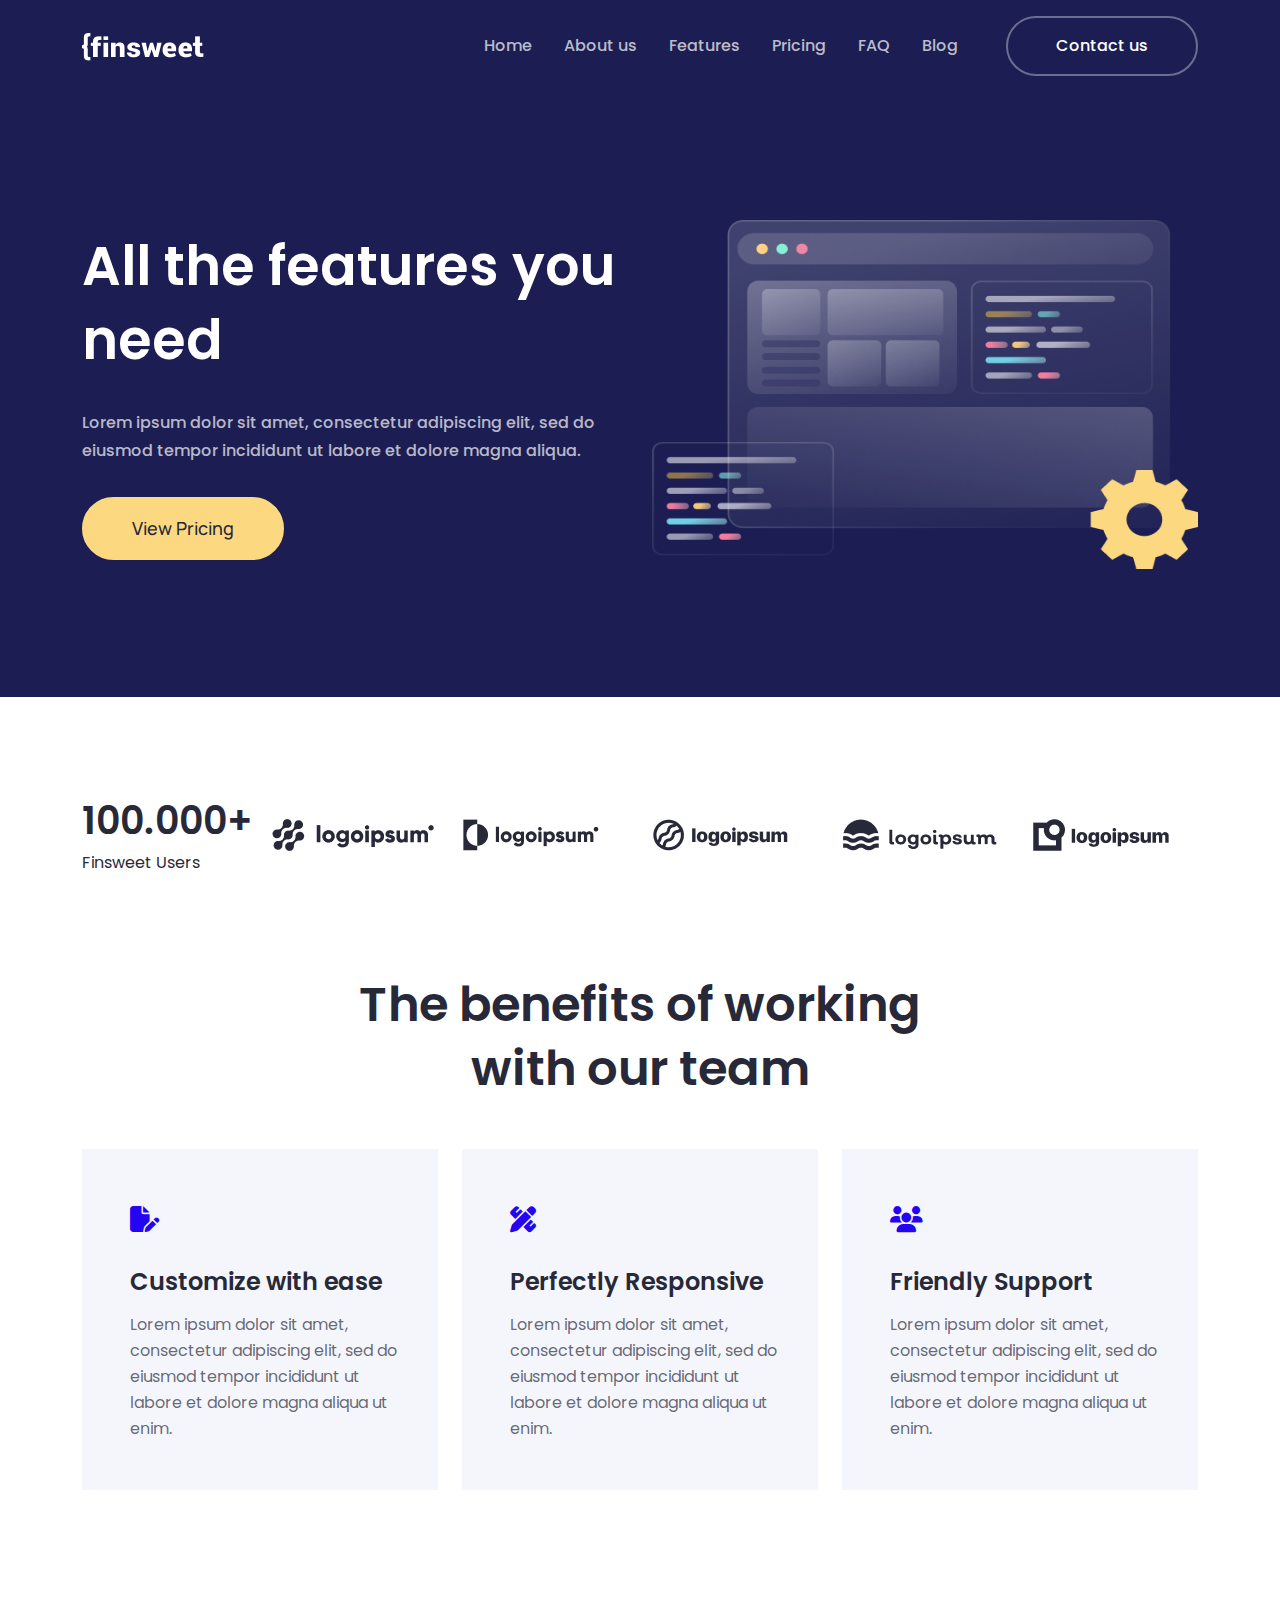
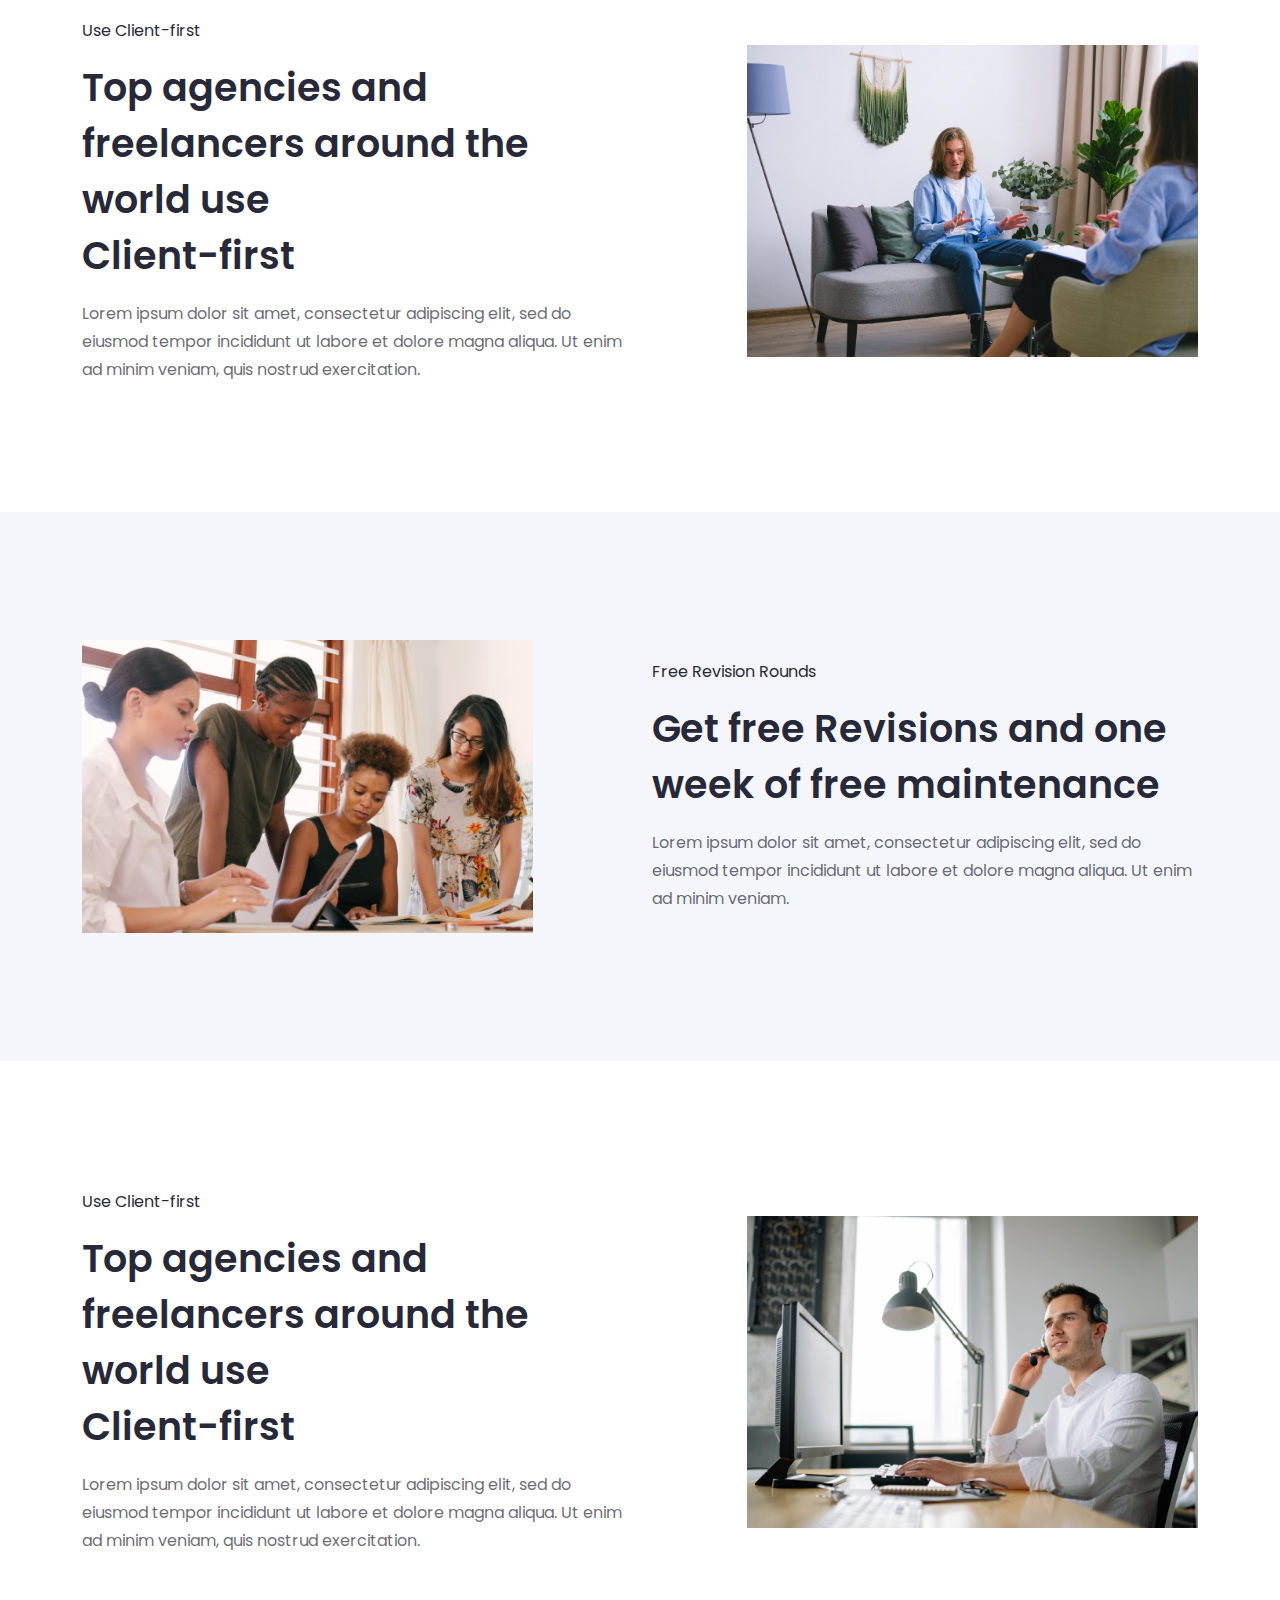
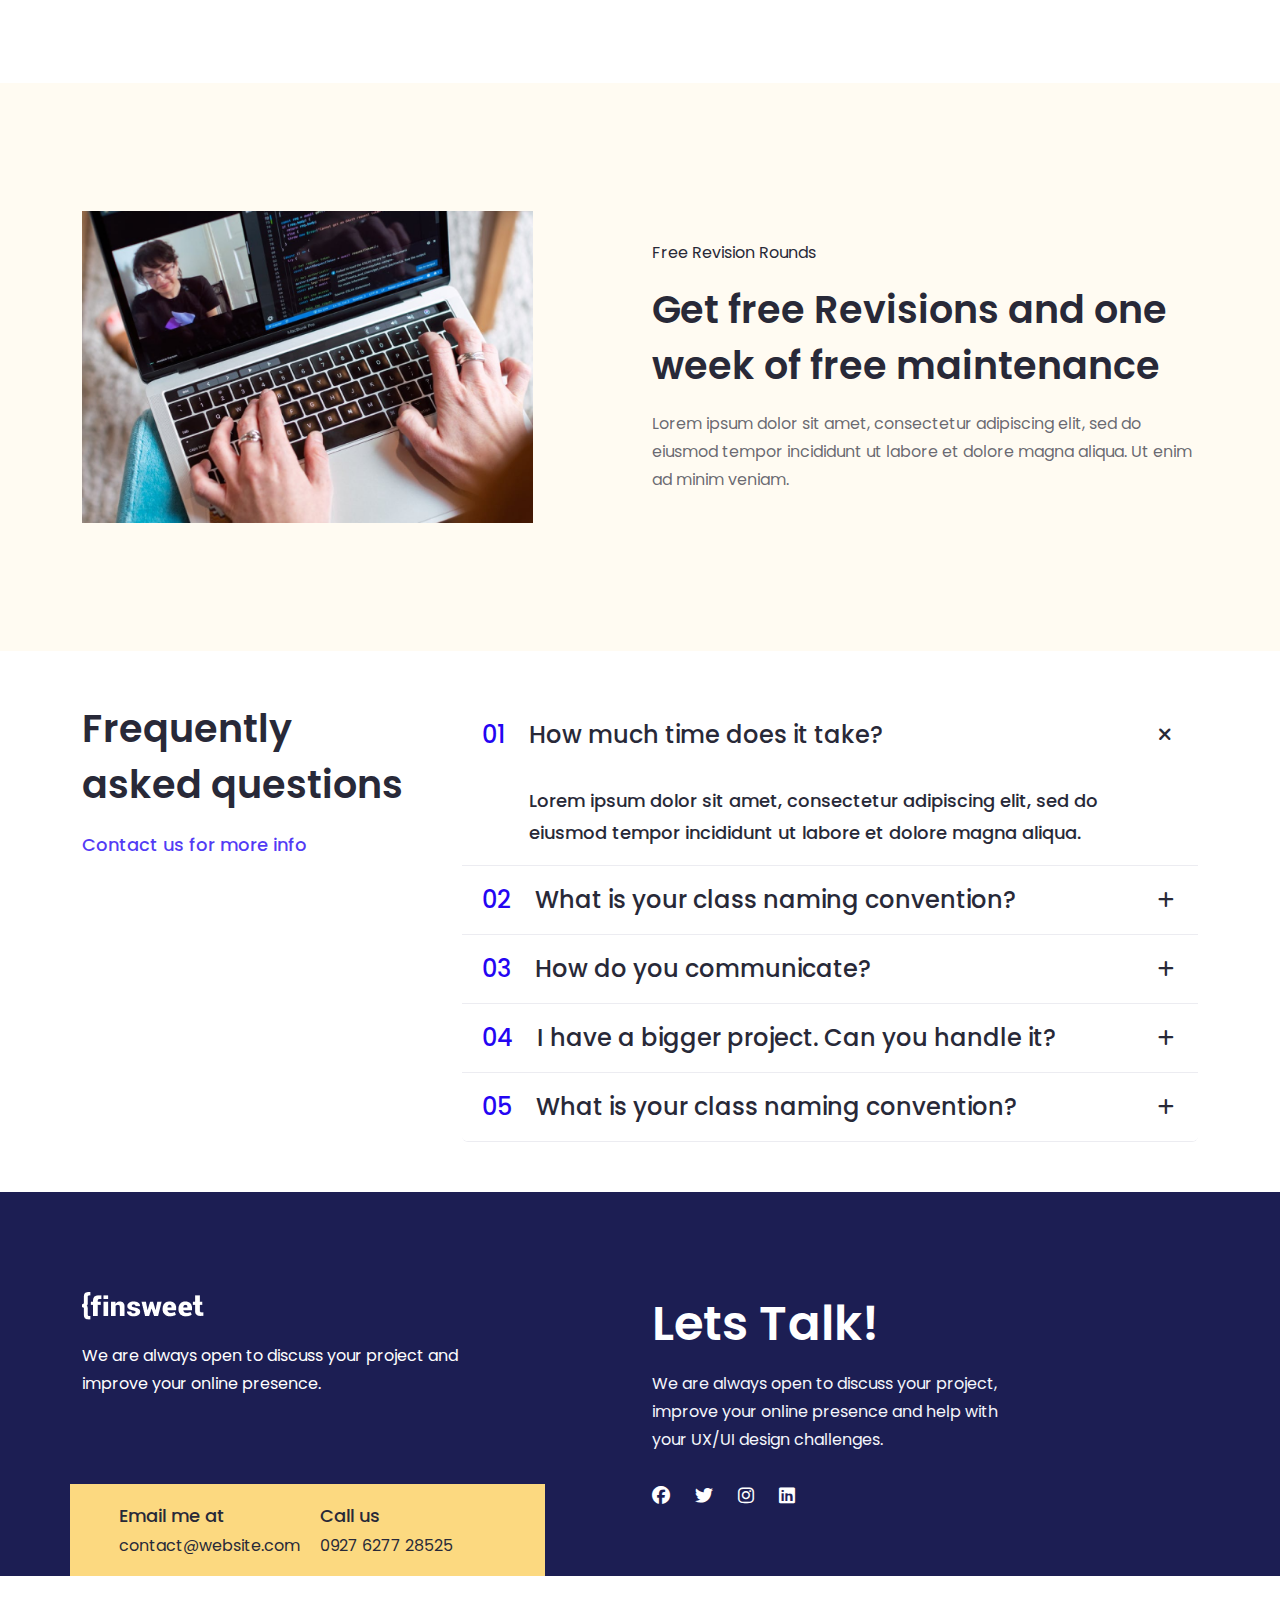
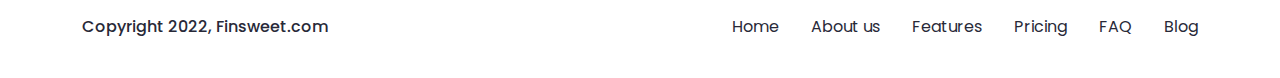
<file: feature.html>
<!DOCTYPE html>
<html lang="en">
<head>
    <meta charset="UTF-8">
    <meta name="viewport" content="width=device-width, initial-scale=1.0">
    <title>Features</title>
</head>
<link rel="stylesheet" href="css/all.min.css">
<link rel="stylesheet" href="https://cdn.jsdelivr.net/npm/bootstrap@5.3.3/dist/css/bootstrap.min.css">
<link rel="stylesheet" href="css/style.css">
<link rel="stylesheet" href="css/responsive.css">
<body>
<!-- =================================menu Markup start================================= -->
<nav class="navbar navbar-expand-lg  menu_bar">
    <div class="container">
      <a class="navbar-brand" href="index.html"><picture><img src="image/logo.png" alt="image/logo.png"></picture></a>
      <button class="navbar-toggler" type="button" data-bs-toggle="collapse" data-bs-target="#navbarSupportedContent" aria-controls="navbarSupportedContent" aria-expanded="false" aria-label="Toggle navigation">
        <span class="navbar-toggler-icon"></span>
      </button>
      <div class="collapse navbar-collapse" id="navbarSupportedContent">
        <ul class="navbar-nav ms-auto mb-2 mb-lg-0">
          <li class="menu-item">
            <a class="menu-link active" aria-current="page" href="index.html">Home</a>
          </li>
          <li class="menu-item">
            <a class="menu-link active" aria-current="page" href="about.html">About us</a>
          </li>
          <li class="menu-item">
            <a class="menu-link active" aria-current="page" href="feature.html">Features</a>
          </li>
          <li class="menu-item">
            <a class="menu-link active" aria-current="page" href="pricing.html">Pricing</a>
          </li>
          <li class="menu-item">
            <a class="menu-link active" aria-current="page" href="#">FAQ</a>
          </li>
          <li class="menu-item">
            <a class="menu-link active" aria-current="page" href="#">Blog</a>
          </li>
        </ul>
        <div class="menu_button">
          <a href="#">Contact us</a>
        </div>
      </div>
    </div>
</nav>
<!-- -----------------------------------menu Markup end------------------------------------>
<!-- =================================banner Markup start================================= -->
  <!-- =================================Banner Markup start================================= -->
  <section id="banner_part" class="feature_banner_part">
    <div class="container">
      <div class="row align-items-center">
        <div class="col-lg-6">
          <div class="banner_heading feature_banner_heading">
            <h1>All the features you need</h1>
            <p>Lorem ipsum dolor sit amet, consectetur adipiscing elit, sed do eiusmod tempor incididunt ut labore et dolore magna aliqua.</p>
          </div>
          <div class="row">
            <div class="col-lg-12">
              <div class="banner_button feature_banner_button">
                <a href="pricing.html">View Pricing</a>
              </div>
            </div>
          </div>
        </div>
        <div class="col-lg-6">
          <div class="banner_img">
            <picture><img src="image/Feature banner.png" class="image-fluid w-100" alt="image/banner img.png"></picture>
          </div>
        </div>
      </div>
    </div>
  </section>
    <!-- ---------------------------------Banner Markup end------------------------------- -->
        <!-- =================================benefits Markup start================================= -->
  <section id="benefits_part" class="feature_benefits_part">
    <div class="container">
        <div class="row benefits_third_row">
            <div class="col-lg-2">
                <div class="benefits_third_col">
                    <h2>100.000+</h2>
                    <p>Finsweet Users</p>
                </div>              
            </div>
            <div class="col-lg-2">
                <div class="benefits_logo">
                    <picture><img src="image/benefits_logo 1.png" alt="image/benefits_logo 1.png"></picture>
                </div>
            </div>
            <div class="col-lg-2">
                <div class="benefits_logo">
                    <picture><img src="image/benefits_logo_2.png" alt="image/benefits_logo_2.png"></picture>
                </div>
            </div>
            <div class="col-lg-2">
                <div class="benefits_logo">
                    <picture><img src="image/benefits_logo_3.png" alt="image/benefits_logo_3.png"></picture>
                </div>
            </div>
            <div class="col-lg-2">
                <div class="benefits_logo">
                    <picture><img src="image/benefits_logo_4.png" alt="image/benefits_logo_4.png"></picture>
                </div>
            </div>
            <div class="col-lg-2">
                <div class="benefits_logo">
                    <picture><img src="image/benefits_logo5.png" alt="image/benefits_logo5.png"></picture>
                </div>
            </div>
        </div>
        <div class="row">
            <div class="col-lg-12">
                <div class="benefits_title">
                    <h2>The benefits of working with our team</h2>
                </div>
            </div>
        </div>
        <div class="row">
            <div class="col-lg-4">
                <div class="benefits_col">
                    <h2><i class="fa-solid fa-file-pen"></i></h2>
                    <h3>Customize with ease</h3>
                    <p>Lorem ipsum dolor sit amet, consectetur adipiscing elit, sed do eiusmod tempor incididunt ut labore et dolore magna aliqua ut enim.</p>
                </div>
            </div>
            <div class="col-lg-4">
                <div class="benefits_col">
                    <h2><i class="fa-solid fa-pen-ruler"></i></h2>
                    <h3>Perfectly Responsive</h3>
                    <p>Lorem ipsum dolor sit amet, consectetur adipiscing elit, sed do eiusmod tempor incididunt ut labore et dolore magna aliqua ut enim.</p>
                </div>
            </div>
            <div class="col-lg-4">
                <div class="benefits_col">
                    <h2><i class="fa-solid fa-users"></i></h2>
                    <h3>Friendly Support</h3>
                    <p>Lorem ipsum dolor sit amet, consectetur adipiscing elit, sed do eiusmod tempor incididunt ut labore et dolore magna aliqua ut enim.</p>
                </div>
            </div>
        </div>
    </div>
  </section>
  <!-- -----------------------------------benefits Markup end------------------------------------>
  <!-- =================================mission Markup start================================= -->
    <section id="misson_part" class="feature_mission_part">
        <div class="container">
            <div class="row align-items-center">
                <div class="col-lg-6">
                    <div class="mission_left">
                        <h2>Use Client-first</h2>
                        <h3>Top agencies and freelancers around the world use <br>
                            Client-first </h3>
                        <p>Lorem ipsum dolor sit amet, consectetur adipiscing elit, sed do eiusmod tempor incididunt ut labore et dolore magna aliqua. Ut enim ad minim veniam, quis nostrud exercitation.</p>
                    </div>
                </div>
                <div class="col-lg-5 offset-lg-1">
                    <div class="misson_right">
                        <picture><img src="image/feature mission part.png" class="image-fluid w-100" alt="image/misson_part top.png"></picture>
                    </div>
                </div>
            </div>
        </div>
      </section>
<!-- -----------------------------------mission Markup end------------------------------------>
<!-- =================================pricing Markup start================================= -->
<section id="mission_bottom">
    <div class="container">
        <div class="row align-items-center mission_secound_row">
            <div class="col-lg-5">
                <div class="misson_right">
                    <picture><img src="image/mission_part_bottom.png" class="image-fluid w-100" alt="image/misson_part top.png"></picture>
                </div>
            </div>
            <div class="col-lg-6 offset-lg-1">
                <div class="mission_left">
                    <h2>Free Revision Rounds</h2>
                    <h3>Get free Revisions and one week of free maintenance</h3>
                    <p>Lorem ipsum dolor sit amet, consectetur adipiscing elit, sed do eiusmod tempor incididunt ut labore et dolore magna aliqua. Ut enim ad minim veniam.</p>
                </div>
            </div>
        </div>
    </div>
</section>
<!-- -----------------------------------pricing Markup end------------------------------------>
  <!-- =================================mission Markup start================================= -->
  <section id="misson_part" class="feature_mission_part">
    <div class="container">
        <div class="row align-items-center">
            <div class="col-lg-6">
                <div class="mission_left">
                    <h2>Use Client-first</h2>
                    <h3>Top agencies and freelancers around the world use <br>
                        Client-first </h3>
                    <p>Lorem ipsum dolor sit amet, consectetur adipiscing elit, sed do eiusmod tempor incididunt ut labore et dolore magna aliqua. Ut enim ad minim veniam, quis nostrud exercitation.</p>
                </div>
            </div>
            <div class="col-lg-5 offset-lg-1">
                <div class="misson_right">
                    <picture><img src="image/feature_mission_last.png" class="image-fluid w-100" alt="image/feature_mission_last.png"></picture>
                </div>
            </div>
        </div>
    </div>
  </section>
<!-- -----------------------------------mission Markup end------------------------------------>
<!-- =================================pricing Markup start================================= -->
<section id="mission_bottom" class="feature_msn_lst_prt">
    <div class="container">
        <div class="row align-items-center mission_secound_row">
            <div class="col-lg-5">
                <div class="misson_right">
                    <picture><img src="image/feature_mission_secound_last.png" class="image-fluid w-100" alt="image/misson_part top.png"></picture>
                </div>
            </div>
            <div class="col-lg-6 offset-lg-1">
                <div class="mission_left">
                    <h2>Free Revision Rounds</h2>
                    <h3>Get free Revisions and one week of free maintenance</h3>
                    <p>Lorem ipsum dolor sit amet, consectetur adipiscing elit, sed do eiusmod tempor incididunt ut labore et dolore magna aliqua. Ut enim ad minim veniam.</p>
                </div>
            </div>
        </div>
    </div>
</section>
<!-- -----------------------------------pricing Markup end------------------------------------>
<!-- =================================pricing Markup start================================= -->

<!-- -----------------------------------pricing Markup end------------------------------------>
<!-- =================================pricing Markup start================================= -->

<!-- -----------------------------------pricing Markup end------------------------------------>
<!-- =================================pricing Markup start================================= -->

<!-- -----------------------------------pricing Markup end------------------------------------>
<!-- =================================pricing Markup start================================= -->

<!-- -----------------------------------pricing Markup end------------------------------------>
  <!-- =================================faq Markup start=========================== -->
  <section id="faq_part">
    <div class="container">
      <div class="row">
        <div class="col-lg-4">
          <div class="faq_left">
            <h2>Frequently asked questions</h2>
            <div class="faq_link">
              <a href="#">Contact us for more info</a>
            </div>
          </div>
        </div>
        <div class="col-lg-8">
          <div class="faq_accordion">
            <div class="accordion" id="accordionExample">
              <div class="accordion-item">
                <h2 class="accordion-header">
                  <button class="accordion-button" type="button" data-bs-toggle="collapse" data-bs-target="#collapseOne" aria-expanded="true" aria-controls="collapseOne">
                  <span class="me-4">01</span>How much time does it take?
                  </button>
                </h2>
                <div id="collapseOne" class="accordion-collapse collapse show" data-bs-parent="#accordionExample">
                  <div class="accordion-body">
                    <p>Lorem ipsum dolor sit amet, consectetur adipiscing elit, sed do eiusmod tempor incididunt ut labore et dolore magna aliqua.</p>
                  </div>
                </div>
              </div>
              <div class="accordion-item">
                <h2 class="accordion-header">
                  <button class="accordion-button collapsed" type="button" data-bs-toggle="collapse" data-bs-target="#collapseTwo" aria-expanded="false" aria-controls="collapseTwo">
                  <span class="me-4">02</span>What is your class naming convention?
                  </button>
                </h2>
                <div id="collapseTwo" class="accordion-collapse collapse" data-bs-parent="#accordionExample">
                  <div class="accordion-body">
                    <p>Lorem ipsum dolor sit amet, consectetur adipiscing elit, sed do eiusmod tempor incididunt ut labore et dolore magna aliqua.</p>
                  </div>
                </div>
              </div>
              <div class="accordion-item">
                <h2 class="accordion-header">
                  <button class="accordion-button collapsed" type="button" data-bs-toggle="collapse" data-bs-target="#collapseThree" aria-expanded="false" aria-controls="collapseThree">
                    <span class="me-4">03</span>How do you communicate?
                  </button>
                </h2>
                <div id="collapseThree" class="accordion-collapse collapse" data-bs-parent="#accordionExample">
                  <div class="accordion-body">
                    <p>Lorem ipsum dolor sit amet, consectetur adipiscing elit, sed do eiusmod tempor incididunt ut labore et dolore magna aliqua.</p>
                  </div>
                </div>
              </div>
              <div class="accordion-item">
                <h2 class="accordion-header">
                  <button class="accordion-button collapsed" type="button" data-bs-toggle="collapse" data-bs-target="#collapseFour" aria-expanded="false" aria-controls="collapseFour">
                   <span class="me-4">04</span>I have a bigger project. Can you handle it?
                  </button>
                </h2>
                <div id="collapseFour" class="accordion-collapse collapse" data-bs-parent="#accordionExample">
                  <div class="accordion-body">
                    <p>Lorem ipsum dolor sit amet, consectetur adipiscing elit, sed do eiusmod tempor incididunt ut labore et dolore magna aliqua.</p>
                  </div>
                </div>
              </div>
              <div class="accordion-item">
                <h2 class="accordion-header">
                  <button class="accordion-button collapsed" type="button" data-bs-toggle="collapse" data-bs-target="#collapseFive" aria-expanded="false" aria-controls="collapseFive">
                  <span class="me-4">05</span>What is your class naming convention?
                  </button>
                </h2>
                <div id="collapseFive" class="accordion-collapse collapse" data-bs-parent="#accordionExample">
                  <div class="accordion-body">
                    <p>Lorem ipsum dolor sit amet, consectetur adipiscing elit, sed do eiusmod tempor incididunt ut labore et dolore magna aliqua.</p>
                  </div>
                </div>
              </div>
            </div>
          </div>
        </div>
      </div>
    </div>
  </section>
  <!-- ---------------------------------faq Markup end------------------------------- -->
  <!-- =================================footer Markup start=========================== -->
  <footer id="footer_part">
    <div class="container">
      <div class="row">
        <div class="col-lg-5">
          <div class="footer_left_part">
            <picture><img src="image/logo.png" alt="image/logo.png"></picture>
            <p>We are always open to discuss your project and improve your online presence.</p>
            <div class="row footerLeft_bottom_row">
              <div class="col-lg-6">
                <div class="footer_left_bottom">
                  <h2>Email me at</h2>
                  <a href="mailto:contact@website.com">contact@website.com</a>
                </div>
              </div>
              <div class="col-lg-6">
                <div class="footer_left_bottom">
                  <h2>Call us</h2>
                  <a href="tel:0927 6277 28525">0927 6277 28525</a>
                </div>
              </div>
            </div>
          </div>
        </div>
        <div class="col-lg-4 offset-lg-1">
          <div class="footer_right">
            <h3>Lets Talk!</h3>
            <p>We are always open to discuss your project, improve your online presence and help with your UX/UI design challenges.</p>
          <div class="footer_icon">
            <a href="#"><i class="fa-brands fa-facebook"></i></a>
            <a href="#"><i class="fa-brands fa-twitter"></i></a>
            <a href="#"><i class="fa-brands fa-instagram"></i></a>
            <a href="#"><i class="fa-brands fa-linkedin"></i></a>
          </div>
          </div>
        </div>
      </div>
    </div>
    <nav class="navbar navbar-expand-lg secound_footer">
      <div class="container">
        <a class="navbar-brand" href="#">Copyright 2022, Finsweet.com</a>
        <div class="collapse navbar-collapse" id="navbarNav">
          <ul class="navbar-nav footer_list ms-auto">
            <li class="nav-item">
              <a class="nav-link active" aria-current="page" href="index.html">Home</a>
            </li>
            <li class="nav-item">
              <a class="nav-link" href="about.html">About us</a>
            </li>
            <li class="nav-item">
              <a class="nav-link" href="#">Features</a>
            </li>
            <li class="nav-item">
              <a class="nav-link" href="#">Pricing</a>
            </li>
            <li class="nav-item">
              <a class="nav-link" href="#">FAQ</a>
            </li>
            <li class="nav-item">
              <a class="nav-link" href="#">Blog</a>
            </li>
          </ul>
        </div>
      </div>
    </nav>
  </footer>
    <!-- ---------------------------------footer Markup end------------------------------- -->
<script src="https://cdn.jsdelivr.net/npm/bootstrap@5.3.3/dist/js/bootstrap.bundle.min.js"></script>
<script src="js/script.js"></script>
</body>
</html>
</file>
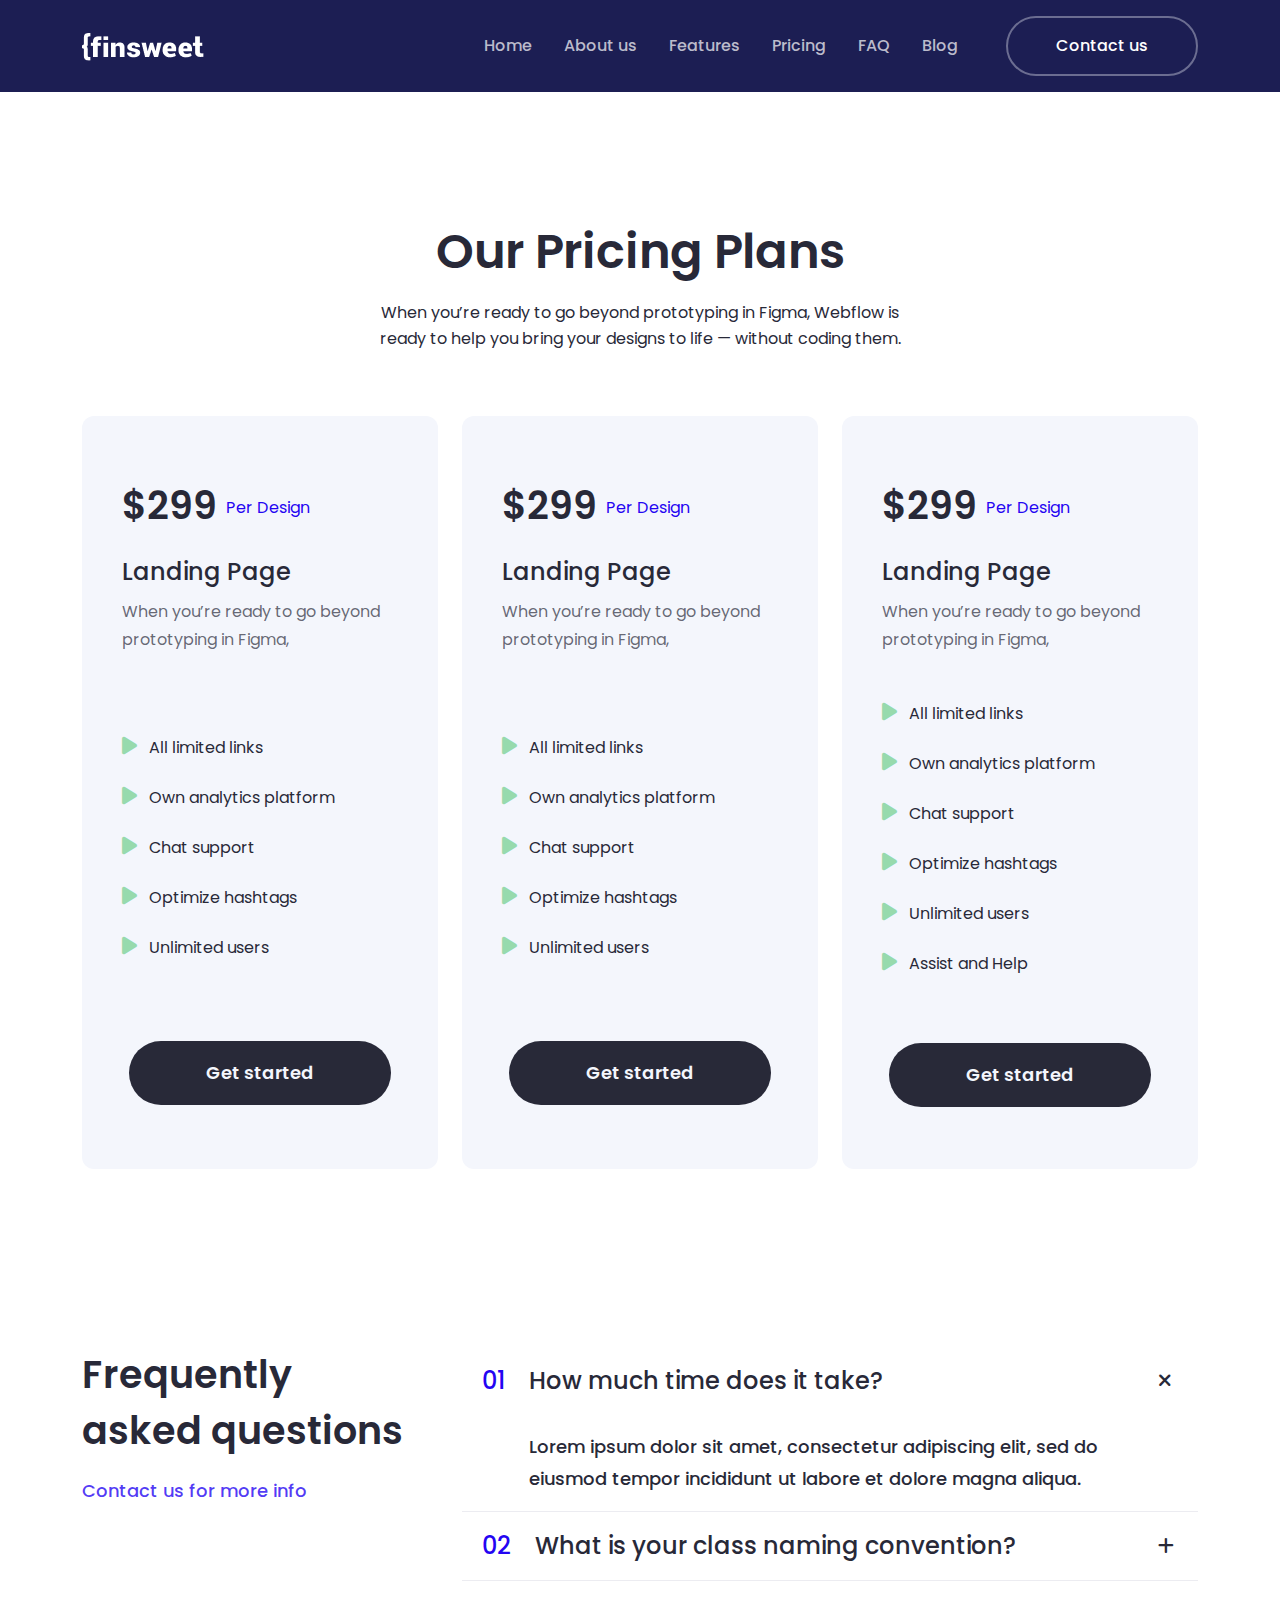
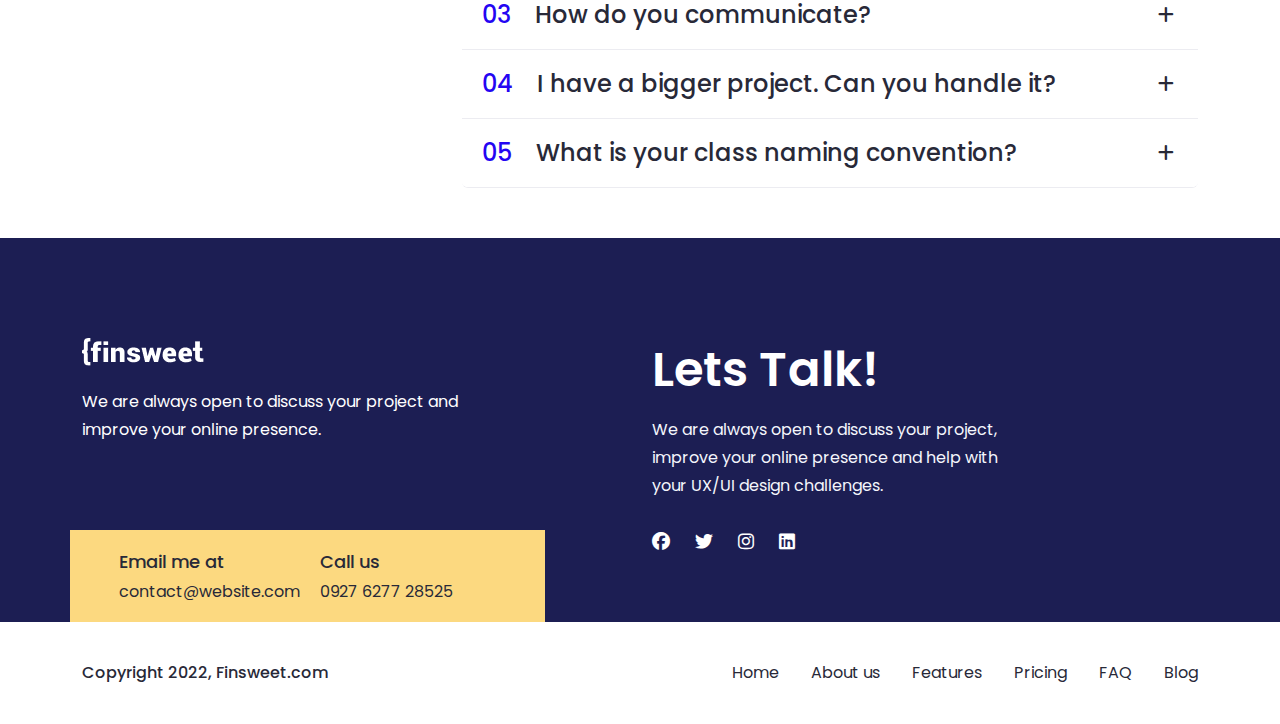
<file: pricing.html>
<!DOCTYPE html>
<html lang="en">
<head>
    <meta charset="UTF-8">
    <meta name="viewport" content="width=device-width, initial-scale=1.0">
    <title>Document</title>
</head>
<link rel="stylesheet" href="css/all.min.css">
<link rel="stylesheet" href="https://cdn.jsdelivr.net/npm/bootstrap@5.3.3/dist/css/bootstrap.min.css">
<link rel="stylesheet" href="css/style.css">
<link rel="stylesheet" href="css/responsive.css">
<body>
<!-- =================================menu Markup start================================= -->
<nav class="navbar navbar-expand-lg  menu_bar">
    <div class="container">
      <a class="navbar-brand" href="index.html"><picture><img src="image/logo.png" alt="image/logo.png"></picture></a>
      <button class="navbar-toggler" type="button" data-bs-toggle="collapse" data-bs-target="#navbarSupportedContent" aria-controls="navbarSupportedContent" aria-expanded="false" aria-label="Toggle navigation">
        <span class="navbar-toggler-icon"></span>
      </button>
      <div class="collapse navbar-collapse" id="navbarSupportedContent">
        <ul class="navbar-nav ms-auto mb-2 mb-lg-0">
          <li class="menu-item">
            <a class="menu-link active" aria-current="page" href="index.html">Home</a>
          </li>
          <li class="menu-item">
            <a class="menu-link active" aria-current="page" href="about.html">About us</a>
          </li>
          <li class="menu-item">
            <a class="menu-link active" aria-current="page" href="feature.html">Features</a>
          </li>
          <li class="menu-item">
            <a class="menu-link active" aria-current="page" href="pricing.html">Pricing</a>
          </li>
          <li class="menu-item">
            <a class="menu-link active" aria-current="page" href="#">FAQ</a>
          </li>
          <li class="menu-item">
            <a class="menu-link active" aria-current="page" href="#">Blog</a>
          </li>
        </ul>
        <div class="menu_button">
          <a href="#">Contact us</a>
        </div>
      </div>
    </div>
</nav>
<!-- -----------------------------------menu Markup end------------------------------------>
<!-- =================================pricing Markup start================================= -->
<section id="pricing_part">
    <div class="container">
        <div class="row">
            <div class="col-lg-12">
                <div class="pricing_title">
                    <h2>Our Pricing Plans</h2>
                    <p>When you’re ready to go beyond prototyping in Figma, Webflow is ready to help you bring your designs to life — without coding them.</p>
                </div>
            </div>
        </div>
        <div class="row">
            <div class="col-lg-4">
                <div class="pricing_col">
                    <h3>$299 <span class="align-middle">Per Design</span></h3>
                    <h4>Landing Page </h4>
                    <p>When you’re ready to go beyond prototyping in Figma, </p>
                    <ul class="price_list">
                        <li class="price_item"><span><i class="fa-solid fa-play"></i></span>All limited links</li>
                        <li class="price_item"><span><i class="fa-solid fa-play"></i></span>Own analytics platform</li>
                        <li class="price_item"><span><i class="fa-solid fa-play"></i></span>Chat support</li>
                        <li class="price_item"><span><i class="fa-solid fa-play"></i></span>Optimize hashtags</li>
                        <li class="price_item"><span><i class="fa-solid fa-play"></i></span>Unlimited users</li>
                    </ul>
                    <div class="pricing_button">
                        <a href="#">Get started</a>
                    </div>
                </div>
            </div>
            <div class="col-lg-4">
                <div class="pricing_col">
                    <h3>$299 <span class="align-middle">Per Design</span></h3>
                    <h4>Landing Page </h4>
                    <p>When you’re ready to go beyond prototyping in Figma, </p>
                    <ul class="price_list secound_price_list">
                        <li class="price_item"><span><i class="fa-solid fa-play"></i></span>All limited links</li>
                        <li class="price_item"><span><i class="fa-solid fa-play"></i></span>Own analytics platform</li>
                        <li class="price_item"><span><i class="fa-solid fa-play"></i></span>Chat support</li>
                        <li class="price_item"><span><i class="fa-solid fa-play"></i></span>Optimize hashtags</li>
                        <li class="price_item"><span><i class="fa-solid fa-play"></i></span>Unlimited users</li>
                    </ul>
                    <div class="pricing_button">
                        <a href="#">Get started</a>
                    </div>
                </div>
            </div>
            <div class="col-lg-4">
                <div class="pricing_col">
                    <h3>$299 <span class="align-middle">Per Design</span></h3>
                    <h4>Landing Page </h4>
                    <p>When you’re ready to go beyond prototyping in Figma, </p>
                    <ul class="price_list third_price_list">
                        <li class="price_item"><span><i class="fa-solid fa-play"></i></span>All limited links</li>
                        <li class="price_item"><span><i class="fa-solid fa-play"></i></span>Own analytics platform</li>
                        <li class="price_item"><span><i class="fa-solid fa-play"></i></span>Chat support</li>
                        <li class="price_item"><span><i class="fa-solid fa-play"></i></span>Optimize hashtags</li>
                        <li class="price_item"><span><i class="fa-solid fa-play"></i></span>Unlimited users</li>
                        <li class="price_item"><span><i class="fa-solid fa-play"></i></span>Assist and Help</li>
                    </ul>
                    <div class="pricing_button">
                        <a href="#">Get started</a>
                    </div>
                </div>
            </div>
        </div>
    </div>
</section>
<!-- -----------------------------------pricing Markup end------------------------------------>
  <!-- =================================faq Markup start=========================== -->
  <section id="faq_part">
    <div class="container">
      <div class="row">
        <div class="col-lg-4">
          <div class="faq_left">
            <h2>Frequently asked questions</h2>
            <div class="faq_link">
              <a href="#">Contact us for more info</a>
            </div>
          </div>
        </div>
        <div class="col-lg-8">
          <div class="faq_accordion">
            <div class="accordion" id="accordionExample">
              <div class="accordion-item">
                <h2 class="accordion-header">
                  <button class="accordion-button" type="button" data-bs-toggle="collapse" data-bs-target="#collapseOne" aria-expanded="true" aria-controls="collapseOne">
                  <span class="me-4">01</span>How much time does it take?
                  </button>
                </h2>
                <div id="collapseOne" class="accordion-collapse collapse show" data-bs-parent="#accordionExample">
                  <div class="accordion-body">
                    <p>Lorem ipsum dolor sit amet, consectetur adipiscing elit, sed do eiusmod tempor incididunt ut labore et dolore magna aliqua.</p>
                  </div>
                </div>
              </div>
              <div class="accordion-item">
                <h2 class="accordion-header">
                  <button class="accordion-button collapsed" type="button" data-bs-toggle="collapse" data-bs-target="#collapseTwo" aria-expanded="false" aria-controls="collapseTwo">
                  <span class="me-4">02</span>What is your class naming convention?
                  </button>
                </h2>
                <div id="collapseTwo" class="accordion-collapse collapse" data-bs-parent="#accordionExample">
                  <div class="accordion-body">
                    <p>Lorem ipsum dolor sit amet, consectetur adipiscing elit, sed do eiusmod tempor incididunt ut labore et dolore magna aliqua.</p>
                  </div>
                </div>
              </div>
              <div class="accordion-item">
                <h2 class="accordion-header">
                  <button class="accordion-button collapsed" type="button" data-bs-toggle="collapse" data-bs-target="#collapseThree" aria-expanded="false" aria-controls="collapseThree">
                    <span class="me-4">03</span>How do you communicate?
                  </button>
                </h2>
                <div id="collapseThree" class="accordion-collapse collapse" data-bs-parent="#accordionExample">
                  <div class="accordion-body">
                    <p>Lorem ipsum dolor sit amet, consectetur adipiscing elit, sed do eiusmod tempor incididunt ut labore et dolore magna aliqua.</p>
                  </div>
                </div>
              </div>
              <div class="accordion-item">
                <h2 class="accordion-header">
                  <button class="accordion-button collapsed" type="button" data-bs-toggle="collapse" data-bs-target="#collapseFour" aria-expanded="false" aria-controls="collapseFour">
                   <span class="me-4">04</span>I have a bigger project. Can you handle it?
                  </button>
                </h2>
                <div id="collapseFour" class="accordion-collapse collapse" data-bs-parent="#accordionExample">
                  <div class="accordion-body">
                    <p>Lorem ipsum dolor sit amet, consectetur adipiscing elit, sed do eiusmod tempor incididunt ut labore et dolore magna aliqua.</p>
                  </div>
                </div>
              </div>
              <div class="accordion-item">
                <h2 class="accordion-header">
                  <button class="accordion-button collapsed" type="button" data-bs-toggle="collapse" data-bs-target="#collapseFive" aria-expanded="false" aria-controls="collapseFive">
                  <span class="me-4">05</span>What is your class naming convention?
                  </button>
                </h2>
                <div id="collapseFive" class="accordion-collapse collapse" data-bs-parent="#accordionExample">
                  <div class="accordion-body">
                    <p>Lorem ipsum dolor sit amet, consectetur adipiscing elit, sed do eiusmod tempor incididunt ut labore et dolore magna aliqua.</p>
                  </div>
                </div>
              </div>
            </div>
          </div>
        </div>
      </div>
    </div>
  </section>
  <!-- ---------------------------------faq Markup end------------------------------- -->
  <!-- =================================footer Markup start=========================== -->
  <footer id="footer_part">
    <div class="container">
      <div class="row">
        <div class="col-lg-5">
          <div class="footer_left_part">
            <picture><img src="image/logo.png" alt="image/logo.png"></picture>
            <p>We are always open to discuss your project and improve your online presence.</p>
            <div class="row footerLeft_bottom_row">
              <div class="col-lg-6">
                <div class="footer_left_bottom">
                  <h2>Email me at</h2>
                  <a href="mailto:contact@website.com">contact@website.com</a>
                </div>
              </div>
              <div class="col-lg-6">
                <div class="footer_left_bottom">
                  <h2>Call us</h2>
                  <a href="tel:0927 6277 28525">0927 6277 28525</a>
                </div>
              </div>
            </div>
          </div>
        </div>
        <div class="col-lg-4 offset-lg-1">
          <div class="footer_right">
            <h3>Lets Talk!</h3>
            <p>We are always open to discuss your project, improve your online presence and help with your UX/UI design challenges.</p>
          <div class="footer_icon">
            <a href="#"><i class="fa-brands fa-facebook"></i></a>
            <a href="#"><i class="fa-brands fa-twitter"></i></a>
            <a href="#"><i class="fa-brands fa-instagram"></i></a>
            <a href="#"><i class="fa-brands fa-linkedin"></i></a>
          </div>
          </div>
        </div>
      </div>
    </div>
    <nav class="navbar navbar-expand-lg secound_footer">
      <div class="container">
        <a class="navbar-brand" href="#">Copyright 2022, Finsweet.com</a>
        <div class="collapse navbar-collapse" id="navbarNav">
          <ul class="navbar-nav footer_list ms-auto">
            <li class="nav-item">
              <a class="nav-link active" aria-current="page" href="index.html">Home</a>
            </li>
            <li class="nav-item">
              <a class="nav-link" href="about.html">About us</a>
            </li>
            <li class="nav-item">
              <a class="nav-link" href="feature.html">Features</a>
            </li>
            <li class="nav-item">
              <a class="nav-link" href="#">Pricing</a>
            </li>
            <li class="nav-item">
              <a class="nav-link" href="#">FAQ</a>
            </li>
            <li class="nav-item">
              <a class="nav-link" href="#">Blog</a>
            </li>
          </ul>
        </div>
      </div>
    </nav>
  </footer>
    <!-- ---------------------------------footer Markup end------------------------------- -->
<script src="https://cdn.jsdelivr.net/npm/bootstrap@5.3.3/dist/js/bootstrap.bundle.min.js"></script>
<script src="js/script.js"></script>
</body>
</html>
</file>
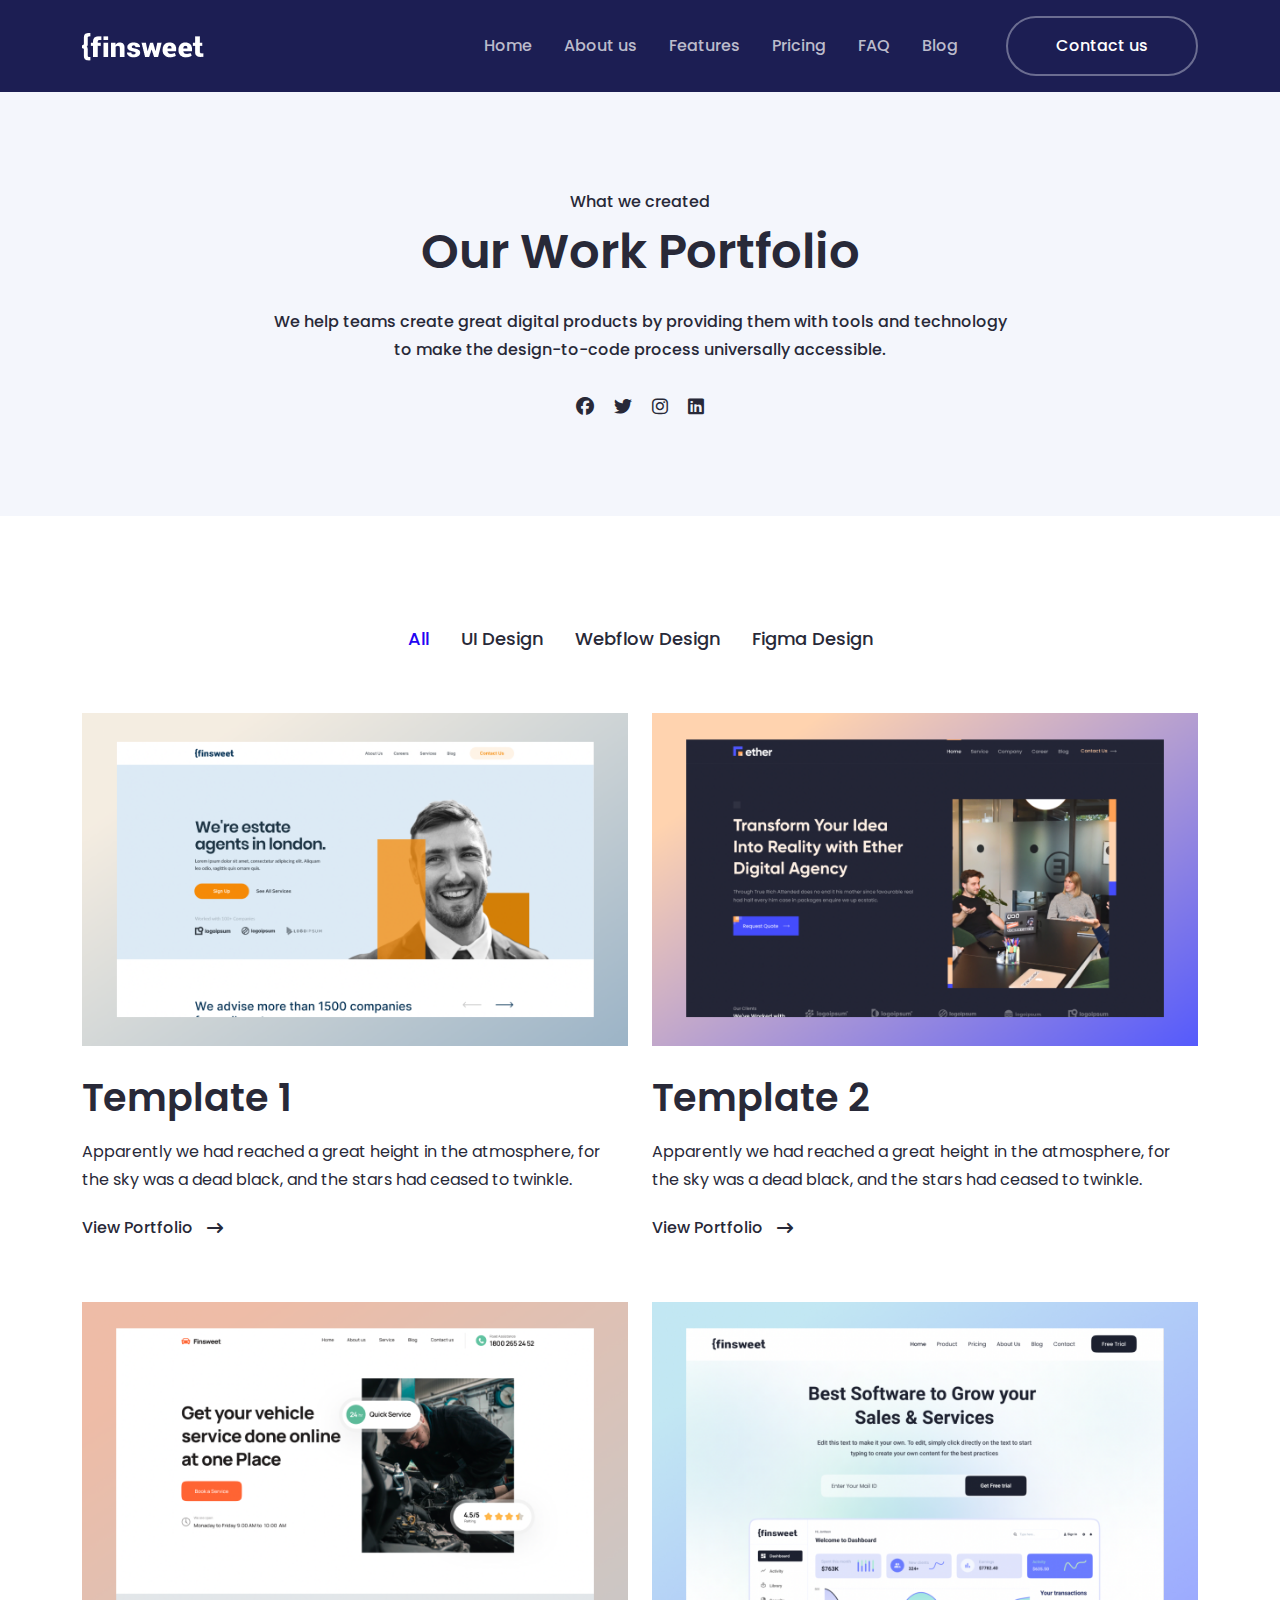
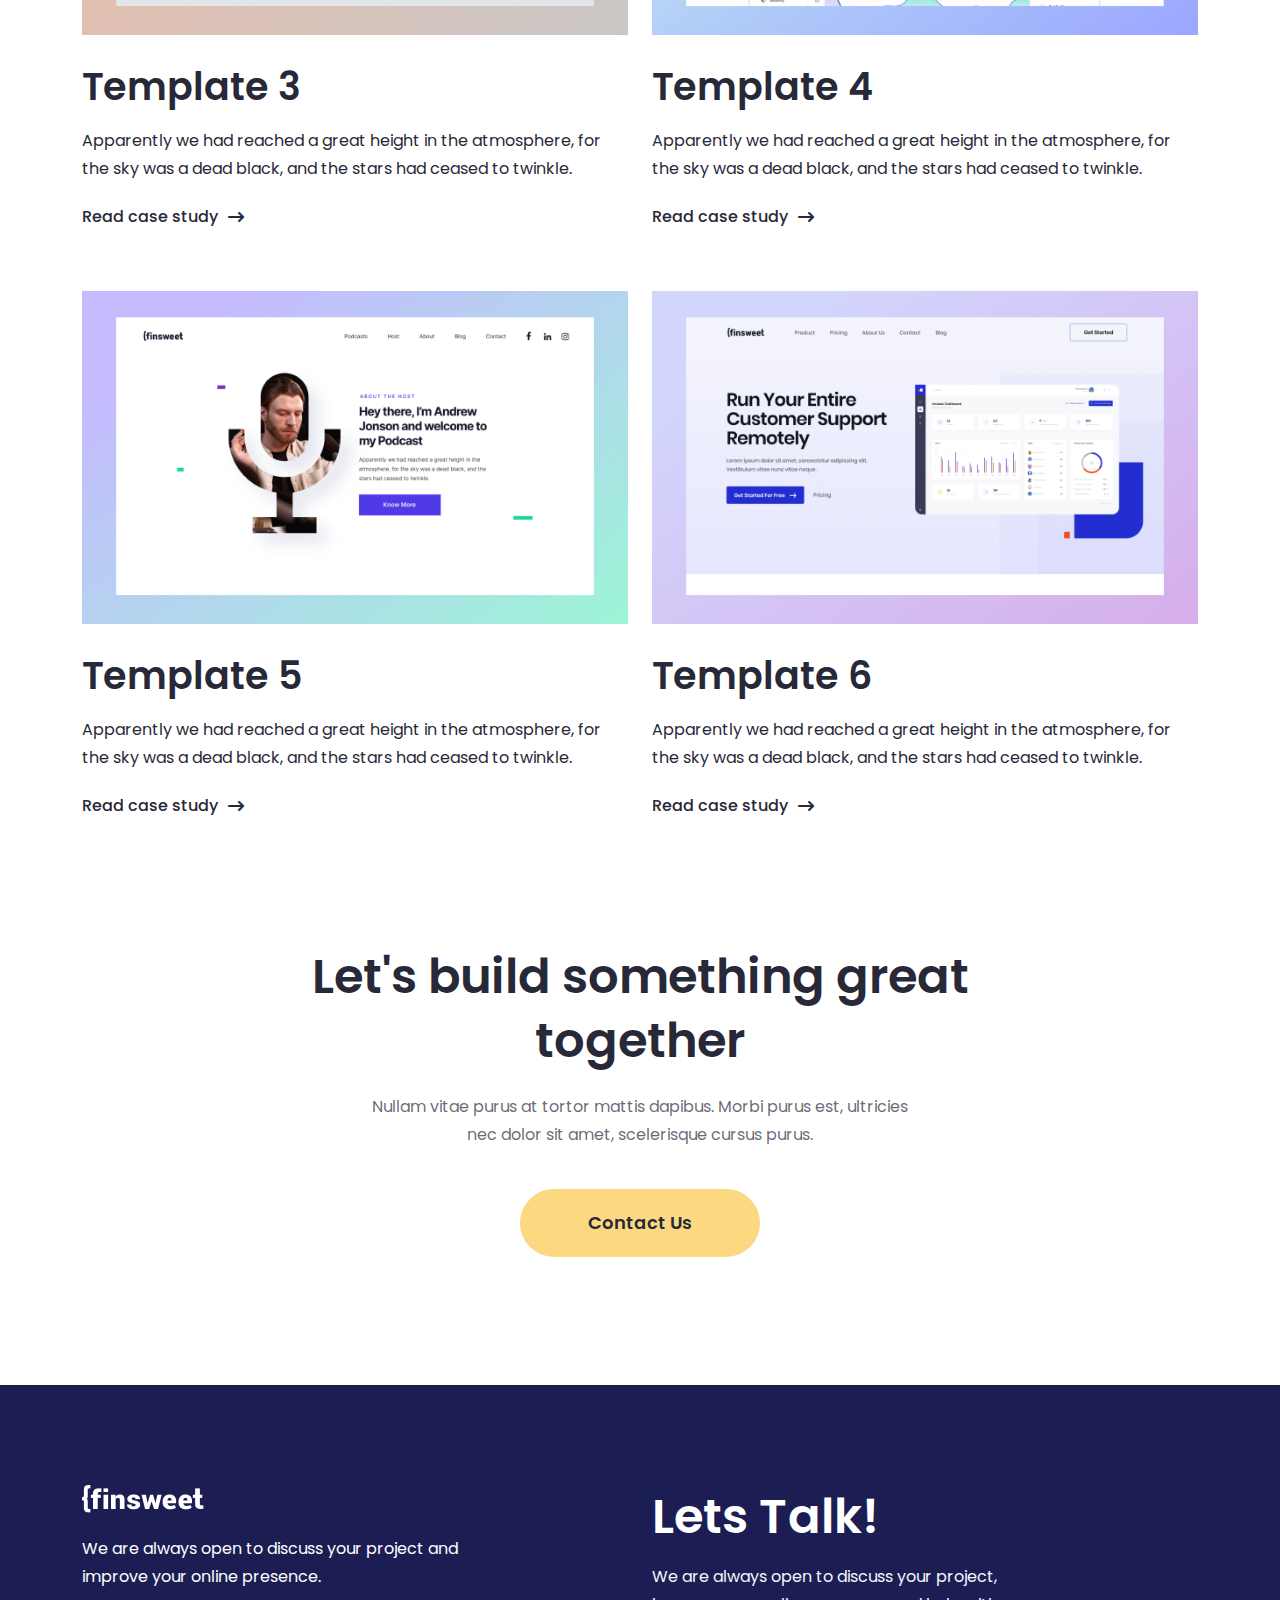
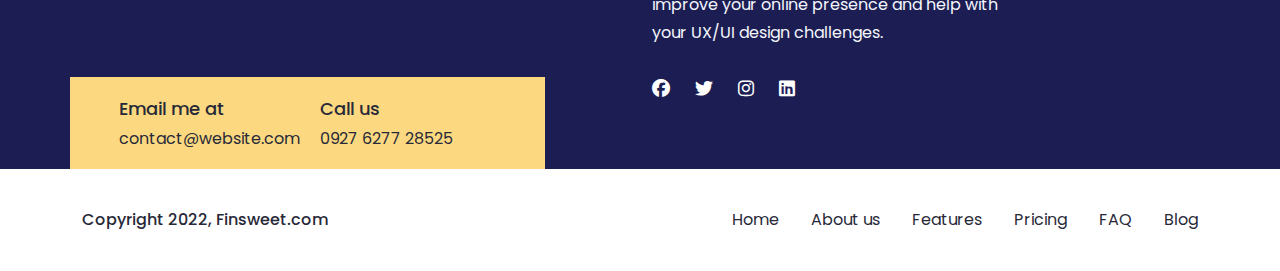
<file: work.html>
<!DOCTYPE html>
<html lang="en">
<head>
    <meta charset="UTF-8">
    <meta name="viewport" content="width=device-width, initial-scale=1.0">
    <title>Work</title>
</head>
<link rel="stylesheet" href="css/all.min.css">
<link rel="stylesheet" href="https://cdn.jsdelivr.net/npm/bootstrap@5.3.3/dist/css/bootstrap.min.css">
<link rel="stylesheet" href="css/style.css">
<link rel="stylesheet" href="css/responsive.css">
<body>
<!-- =================================menu Markup start================================= -->
<nav class="navbar navbar-expand-lg  menu_bar">
    <div class="container">
      <a class="navbar-brand" href="index.html"><picture><img src="image/logo.png" alt="image/logo.png"></picture></a>
      <button class="navbar-toggler" type="button" data-bs-toggle="collapse" data-bs-target="#navbarSupportedContent" aria-controls="navbarSupportedContent" aria-expanded="false" aria-label="Toggle navigation">
        <span class="navbar-toggler-icon"></span>
      </button>
      <div class="collapse navbar-collapse" id="navbarSupportedContent">
        <ul class="navbar-nav ms-auto mb-2 mb-lg-0">
          <li class="menu-item">
            <a class="menu-link active" aria-current="page" href="index.html">Home</a>
          </li>
          <li class="menu-item">
            <a class="menu-link active" aria-current="page" href="about.html">About us</a>
          </li>
          <li class="menu-item">
            <a class="menu-link active" aria-current="page" href="feature.html">Features</a>
          </li>
          <li class="menu-item">
            <a class="menu-link active" aria-current="page" href="pricing.html">Pricing</a>
          </li>
          <li class="menu-item">
            <a class="menu-link active" aria-current="page" href="#">FAQ</a>
          </li>
          <li class="menu-item">
            <a class="menu-link active" aria-current="page" href="#">Blog</a>
          </li>
        </ul>
        <div class="menu_button">
          <a href="#">Contact us</a>
        </div>
      </div>
    </div>
</nav>
<!-- -----------------------------------menu Markup end------------------------------------>
  <!-- =================================work Markup start=========================== -->
<section id="work_hero">
    <div class="container">
        <div class="row">
            <div class="col-lg-12">
                <div class="work_hero_heading">
                    <h2>What we created</h2>
                    <h3>Our Work Portfolio</h3>
                    <p>We help teams create great digital products by providing them with tools and technology to make the design-to-code process universally accessible.</p>
                    <div class="work_hero_icon">
                        <a href="#"><i class="fa-brands fa-facebook"></i></a>
                        <a href="#"><i class="fa-brands fa-twitter"></i></a>
                        <a href="#"><i class="fa-brands fa-instagram"></i></a>
                        <a href="#"><i class="fa-brands fa-linkedin"></i></a>
                      </div>
                </div>
            </div>
        </div>
    </div>
</section>
  <!-- ---------------------------------work Markup end------------------------------- -->
    <!-- =================================portfolio Markup start=========================== -->
<section id="portfolio">
    <div class="container">
        <div class="row">
            <div class="col-lg-12">
                <div class="portfolio_navs">
                    <nav>
                        <div class="nav nav-tabs" id="nav-tab" role="tablist">
                          <button class="nav-link active" id="nav-home-tab" data-bs-toggle="tab" data-bs-target="#nav-home" type="button" role="tab" aria-controls="nav-home" aria-selected="true">All</button>
                          <button class="nav-link" id="nav-profile-tab" data-bs-toggle="tab" data-bs-target="#nav-profile" type="button" role="tab" aria-controls="nav-profile" aria-selected="false">UI Design</button>
                          <button class="nav-link" id="nav-contact-tab" data-bs-toggle="tab" data-bs-target="#nav-contact" type="button" role="tab" aria-controls="nav-contact" aria-selected="false">Webflow Design</button>
                          <button class="nav-link" id="nav-figma-tab" data-bs-toggle="tab" data-bs-target="#nav-figma" type="button" role="tab" aria-controls="nav-figma" aria-selected="false">Figma Design</button>
                        </div>
                      </nav>
                      <div class="tab-content" id="nav-tabContent">
                        <div class="tab-pane fade show active" id="nav-home" role="tabpanel" aria-labelledby="nav-home-tab" tabindex="0">
                            <div class="row portfolio_row">
                                <div class="col-lg-6">
                                    <div class="portfolio_col">
                                        <picture><img src="image/navs & tabs 1.png" class="image-fluid w-100" alt="image/navs & tabs 1.png"></picture>
                                    <h2>Template 1</h2>
                                    <p>Apparently we had reached a great height in the atmosphere, for the sky was a dead black, and the stars had ceased to twinkle.</p>
                                    <h3>View Portfolio <span class="align-middle"><i class="fa-solid fa-arrow-right-long"></i></span></h3>
                                </div>
                                </div>
                                <div class="col-lg-6">
                                    <div class="portfolio_col">
                                        <picture><img src="image/navs & tabs 2.png" class="image-fluid w-100" alt="image/navs & tabs 1.png"></picture>
                                    <h2>Template 2</h2>
                                    <p>Apparently we had reached a great height in the atmosphere, for the sky was a dead black, and the stars had ceased to twinkle.</p>
                                    <h3>View Portfolio <span class="align-middle"><i class="fa-solid fa-arrow-right-long"></i></span></h3>
                                </div>
                                </div>
                                <div class="col-lg-6">
                                    <div class="portfolio_col">
                                        <picture><img src="image/navs & tabs 3.png" class="image-fluid w-100" alt="image/navs & tabs 1.png"></picture>
                                    <h2>Template 3</h2>
                                    <p>Apparently we had reached a great height in the atmosphere, for the sky was a dead black, and the stars had ceased to twinkle.</p>
                                    <h3>Read case study<span class="align-middle"><i class="fa-solid fa-arrow-right-long"></i></span></h3>
                                </div>
                                </div>
                                <div class="col-lg-6">
                                    <div class="portfolio_col">
                                        <picture><img src="image/navs & tabs 4.png" class="image-fluid w-100" alt="image/navs & tabs 1.png"></picture>
                                    <h2>Template 4</h2>
                                    <p>Apparently we had reached a great height in the atmosphere, for the sky was a dead black, and the stars had ceased to twinkle.</p>
                                    <h3>Read case study<span class="align-middle"><i class="fa-solid fa-arrow-right-long"></i></span></h3>
                                </div>
                                </div>
                                <div class="col-lg-6">
                                    <div class="portfolio_col">
                                        <picture><img src="image/navs & tabs 5.png" class="image-fluid w-100" alt="image/navs & tabs 1.png"></picture>
                                    <h2>Template 5</h2>
                                    <p>Apparently we had reached a great height in the atmosphere, for the sky was a dead black, and the stars had ceased to twinkle.</p>
                                    <h3>Read case study<span class="align-middle"><i class="fa-solid fa-arrow-right-long"></i></span></h3>
                                </div>
                                </div>
                                <div class="col-lg-6">
                                    <div class="portfolio_col">
                                        <picture><img src="image/navs & tabs 6.png" class="image-fluid w-100" alt="image/navs & tabs 1.png"></picture>
                                    <h2>Template 6</h2>
                                    <p>Apparently we had reached a great height in the atmosphere, for the sky was a dead black, and the stars had ceased to twinkle.</p>
                                    <h3>Read case study<span class="align-middle"><i class="fa-solid fa-arrow-right-long"></i></span></h3>
                                </div>
                                </div>
                            </div>
                        </div>
                        <div class="tab-pane fade" id="nav-profile" role="tabpanel" aria-labelledby="nav-profile-tab" tabindex="0">
                            <div class="row portfolio_row">
                                <div class="col-lg-6">
                                    <div class="portfolio_col">
                                        <picture><img src="image/navs & tabs 1.png" class="image-fluid w-100" alt="image/navs & tabs 1.png"></picture>
                                    <h2>Template 1</h2>
                                    <p>Apparently we had reached a great height in the atmosphere, for the sky was a dead black, and the stars had ceased to twinkle.</p>
                                    <h3>View Portfolio <span class="align-middle"><i class="fa-solid fa-arrow-right-long"></i></span></h3>
                                </div>
                                </div>
                                <div class="col-lg-6">
                                    <div class="portfolio_col">
                                        <picture><img src="image/navs & tabs 2.png" class="image-fluid w-100" alt="image/navs & tabs 1.png"></picture>
                                    <h2>Template 2</h2>
                                    <p>Apparently we had reached a great height in the atmosphere, for the sky was a dead black, and the stars had ceased to twinkle.</p>
                                    <h3>View Portfolio <span class="align-middle"><i class="fa-solid fa-arrow-right-long"></i></span></h3>
                                </div>
                                </div>
                                <div class="col-lg-6">
                                    <div class="portfolio_col">
                                        <picture><img src="image/navs & tabs 3.png" class="image-fluid w-100" alt="image/navs & tabs 1.png"></picture>
                                    <h2>Template 3</h2>
                                    <p>Apparently we had reached a great height in the atmosphere, for the sky was a dead black, and the stars had ceased to twinkle.</p>
                                    <h3>Read case study<span class="align-middle"><i class="fa-solid fa-arrow-right-long"></i></span></h3>
                                </div>
                                </div>
                                <div class="col-lg-6">
                                    <div class="portfolio_col">
                                        <picture><img src="image/navs & tabs 4.png" class="image-fluid w-100" alt="image/navs & tabs 1.png"></picture>
                                    <h2>Template 4</h2>
                                    <p>Apparently we had reached a great height in the atmosphere, for the sky was a dead black, and the stars had ceased to twinkle.</p>
                                    <h3>Read case study<span class="align-middle"><i class="fa-solid fa-arrow-right-long"></i></span></h3>
                                </div>
                                </div>
                                <div class="col-lg-6">
                                    <div class="portfolio_col">
                                        <picture><img src="image/navs & tabs 5.png" class="image-fluid w-100" alt="image/navs & tabs 1.png"></picture>
                                    <h2>Template 5</h2>
                                    <p>Apparently we had reached a great height in the atmosphere, for the sky was a dead black, and the stars had ceased to twinkle.</p>
                                    <h3>Read case study<span class="align-middle"><i class="fa-solid fa-arrow-right-long"></i></span></h3>
                                </div>
                                </div>
                                <div class="col-lg-6">
                                    <div class="portfolio_col">
                                        <picture><img src="image/navs & tabs 6.png" class="image-fluid w-100" alt="image/navs & tabs 1.png"></picture>
                                    <h2>Template 6</h2>
                                    <p>Apparently we had reached a great height in the atmosphere, for the sky was a dead black, and the stars had ceased to twinkle.</p>
                                    <h3>Read case study<span class="align-middle"><i class="fa-solid fa-arrow-right-long"></i></span></h3>
                                </div>
                                </div>
                            </div>
                        </div>
                        <div class="tab-pane fade" id="nav-contact" role="tabpanel" aria-labelledby="nav-contact-tab" tabindex="0">
                            <div class="row portfolio_row">
                                <div class="col-lg-6">
                                    <div class="portfolio_col">
                                        <picture><img src="image/navs & tabs 1.png" class="image-fluid w-100" alt="image/navs & tabs 1.png"></picture>
                                    <h2>Template 1</h2>
                                    <p>Apparently we had reached a great height in the atmosphere, for the sky was a dead black, and the stars had ceased to twinkle.</p>
                                    <h3>View Portfolio <span class="align-middle"><i class="fa-solid fa-arrow-right-long"></i></span></h3>
                                </div>
                                </div>
                                <div class="col-lg-6">
                                    <div class="portfolio_col">
                                        <picture><img src="image/navs & tabs 2.png" class="image-fluid w-100" alt="image/navs & tabs 1.png"></picture>
                                    <h2>Template 2</h2>
                                    <p>Apparently we had reached a great height in the atmosphere, for the sky was a dead black, and the stars had ceased to twinkle.</p>
                                    <h3>View Portfolio <span class="align-middle"><i class="fa-solid fa-arrow-right-long"></i></span></h3>
                                </div>
                                </div>
                                <div class="col-lg-6">
                                    <div class="portfolio_col">
                                        <picture><img src="image/navs & tabs 3.png" class="image-fluid w-100" alt="image/navs & tabs 1.png"></picture>
                                    <h2>Template 3</h2>
                                    <p>Apparently we had reached a great height in the atmosphere, for the sky was a dead black, and the stars had ceased to twinkle.</p>
                                    <h3>Read case study<span class="align-middle"><i class="fa-solid fa-arrow-right-long"></i></span></h3>
                                </div>
                                </div>
                                <div class="col-lg-6">
                                    <div class="portfolio_col">
                                        <picture><img src="image/navs & tabs 4.png" class="image-fluid w-100" alt="image/navs & tabs 1.png"></picture>
                                    <h2>Template 4</h2>
                                    <p>Apparently we had reached a great height in the atmosphere, for the sky was a dead black, and the stars had ceased to twinkle.</p>
                                    <h3>Read case study<span class="align-middle"><i class="fa-solid fa-arrow-right-long"></i></span></h3>
                                </div>
                                </div>
                                <div class="col-lg-6">
                                    <div class="portfolio_col">
                                        <picture><img src="image/navs & tabs 5.png" class="image-fluid w-100" alt="image/navs & tabs 1.png"></picture>
                                    <h2>Template 5</h2>
                                    <p>Apparently we had reached a great height in the atmosphere, for the sky was a dead black, and the stars had ceased to twinkle.</p>
                                    <h3>Read case study<span class="align-middle"><i class="fa-solid fa-arrow-right-long"></i></span></h3>
                                </div>
                                </div>
                                <div class="col-lg-6">
                                    <div class="portfolio_col">
                                        <picture><img src="image/navs & tabs 6.png" class="image-fluid w-100" alt="image/navs & tabs 1.png"></picture>
                                    <h2>Template 6</h2>
                                    <p>Apparently we had reached a great height in the atmosphere, for the sky was a dead black, and the stars had ceased to twinkle.</p>
                                    <h3>Read case study<span class="align-middle"><i class="fa-solid fa-arrow-right-long"></i></span></h3>
                                </div>
                                </div>
                            </div>
                        </div>
                        <div class="tab-pane fade" id="nav-figma" role="tabpanel" aria-labelledby="nav-figma-tab" tabindex="0">
                            <div class="row portfolio_row">
                                <div class="col-lg-6">
                                    <div class="portfolio_col">
                                        <picture><img src="image/navs & tabs 1.png" class="image-fluid w-100" alt="image/navs & tabs 1.png"></picture>
                                    <h2>Template 1</h2>
                                    <p>Apparently we had reached a great height in the atmosphere, for the sky was a dead black, and the stars had ceased to twinkle.</p>
                                    <h3>View Portfolio <span class="align-middle"><i class="fa-solid fa-arrow-right-long"></i></span></h3>
                                </div>
                                </div>
                                <div class="col-lg-6">
                                    <div class="portfolio_col">
                                        <picture><img src="image/navs & tabs 2.png" class="image-fluid w-100" alt="image/navs & tabs 2.png"></picture>
                                    <h2>Template 2</h2>
                                    <p>Apparently we had reached a great height in the atmosphere, for the sky was a dead black, and the stars had ceased to twinkle.</p>
                                    <h3>View Portfolio <span class="align-middle"><i class="fa-solid fa-arrow-right-long"></i></span></h3>
                                </div>
                                </div>
                                <div class="col-lg-6">
                                    <div class="portfolio_col">
                                        <picture><img src="image/navs & tabs 3.png" class="image-fluid w-100" alt="image/navs & tabs 3.png"></picture>
                                    <h2>Template 3</h2>
                                    <p>Apparently we had reached a great height in the atmosphere, for the sky was a dead black, and the stars had ceased to twinkle.</p>
                                    <h3>Read case study<span class="align-middle"><i class="fa-solid fa-arrow-right-long"></i></span></h3>
                                </div>
                                </div>
                                <div class="col-lg-6">
                                    <div class="portfolio_col">
                                        <picture><img src="image/navs & tabs 4.png" class="image-fluid w-100" alt="image/navs & tabs 4.png"></picture>
                                    <h2>Template 4</h2>
                                    <p>Apparently we had reached a great height in the atmosphere, for the sky was a dead black, and the stars had ceased to twinkle.</p>
                                    <h3>Read case study<span class="align-middle"><i class="fa-solid fa-arrow-right-long"></i></span></h3>
                                </div>
                                </div>
                                <div class="col-lg-6">
                                    <div class="portfolio_col">
                                        <picture><img src="image/navs & tabs 5.png" class="image-fluid w-100" alt="image/navs & tabs 5.png"></picture>
                                    <h2>Template 5</h2>
                                    <p>Apparently we had reached a great height in the atmosphere, for the sky was a dead black, and the stars had ceased to twinkle.</p>
                                    <h3>Read case study<span class="align-middle"><i class="fa-solid fa-arrow-right-long"></i></span></h3>
                                </div>
                                </div>
                                <div class="col-lg-6">
                                    <div class="portfolio_col">
                                        <picture><img src="image/navs & tabs 6.png" class="image-fluid w-100" alt="image/navs & tabs 6.png"></picture>
                                    <h2>Template 6</h2>
                                    <p>Apparently we had reached a great height in the atmosphere, for the sky was a dead black, and the stars had ceased to twinkle.</p>
                                    <h3>Read case study<span class="align-middle"><i class="fa-solid fa-arrow-right-long"></i></span></h3>
                                </div>
                                </div>
                            </div>
                        </div>
                      </div>
                </div>
            </div>
        </div>
    </div>
</section>
  <!-- ---------------------------------portfolio Markup end------------------------------- -->
  <!-- =================================great Markup start=========================== -->
<section id="great_part">
    <div class="container">
        <div class="row">
            <div class="col-lg-12">
                <div class="great_heading">
                    <h2>Let's build something great together</h2>
                    <p>Nullam vitae purus at tortor mattis dapibus. Morbi purus est, ultricies nec dolor sit amet, scelerisque cursus purus.</p>
                    <div class="great_button">
                        <a href="#">Contact Us</a>
                    </div>
                </div>
            </div>
        </div>
    </div>
</section>
  <!-- ---------------------------------great Markup end------------------------------- -->
  <!-- =================================footer Markup start=========================== -->
  <footer id="footer_part">
    <div class="container">
      <div class="row">
        <div class="col-lg-5">
          <div class="footer_left_part">
            <picture><img src="image/logo.png" alt="image/logo.png"></picture>
            <p>We are always open to discuss your project and improve your online presence.</p>
            <div class="row footerLeft_bottom_row">
              <div class="col-lg-6">
                <div class="footer_left_bottom">
                  <h2>Email me at</h2>
                  <a href="mailto:contact@website.com">contact@website.com</a>
                </div>
              </div>
              <div class="col-lg-6">
                <div class="footer_left_bottom">
                  <h2>Call us</h2>
                  <a href="tel:0927 6277 28525">0927 6277 28525</a>
                </div>
              </div>
            </div>
          </div>
        </div>
        <div class="col-lg-4 offset-lg-1">
          <div class="footer_right">
            <h3>Lets Talk!</h3>
            <p>We are always open to discuss your project, improve your online presence and help with your UX/UI design challenges.</p>
          <div class="footer_icon">
            <a href="#"><i class="fa-brands fa-facebook"></i></a>
            <a href="#"><i class="fa-brands fa-twitter"></i></a>
            <a href="#"><i class="fa-brands fa-instagram"></i></a>
            <a href="#"><i class="fa-brands fa-linkedin"></i></a>
          </div>
          </div>
        </div>
      </div>
    </div>
    <nav class="navbar navbar-expand-lg secound_footer">
      <div class="container">
        <a class="navbar-brand" href="#">Copyright 2022, Finsweet.com</a>
        <div class="collapse navbar-collapse" id="navbarNav">
          <ul class="navbar-nav footer_list ms-auto">
            <li class="nav-item">
              <a class="nav-link active" aria-current="page" href="index.html">Home</a>
            </li>
            <li class="nav-item">
              <a class="nav-link" href="about.html">About us</a>
            </li>
            <li class="nav-item">
              <a class="nav-link" href="feature.html">Features</a>
            </li>
            <li class="nav-item">
              <a class="nav-link" href="#">Pricing</a>
            </li>
            <li class="nav-item">
              <a class="nav-link" href="#">FAQ</a>
            </li>
            <li class="nav-item">
              <a class="nav-link" href="#">Blog</a>
            </li>
          </ul>
        </div>
      </div>
    </nav>
  </footer>
    <!-- ---------------------------------footer Markup end------------------------------- -->
<script src="https://cdn.jsdelivr.net/npm/bootstrap@5.3.3/dist/js/bootstrap.bundle.min.js"></script>
<script src="js/script.js"></script>
</body>
</html>
</file>
<file: css/style.css>
/* ==============================font link start======================== */
@import url('https://fonts.googleapis.com/css2?family=Poppins:ital,wght@0,100;0,200;0,300;0,400;0,500;0,600;0,700;0,800;0,900;1,100;1,200;1,300;1,400;1,500;1,600;1,700;1,800;1,900&display=swap');

@import url('https://fonts.googleapis.com/css2?family=Manrope:wght@200..800&family=Poppins:ital,wght@0,100;0,200;0,300;0,400;0,500;0,600;0,700;0,800;0,900;1,100;1,200;1,300;1,400;1,500;1,600;1,700;1,800;1,900&display=swap');
/* ----------------------------font link end--------------------------- */
/* ==============================common css start======================== */
*{
    margin: 0%;
    padding: 0%;
    outline: 0;
    box-sizing: border-box;
}
ul,ol,li{
    list-style: none;
}
a{
    text-decoration: none;
    display: inline-block;
}
img{
    vertical-align: middle;
}

h1,h2,h3,h4,h5,h6, p, ul,ol,li,img,span,a{
    margin: 0%;
    padding: 0%;
    outline: 0;
}
:root{
    --Background-Color:#1C1E53;
    --White:#FFFFFF;
    --Gray:#F4F6FC;
    --Yellow-Color:#FCD980;
    --Dark-Blue:#282938;
    --Royal-Blue:#2405F2;
    --Poppins:"Poppins", sans-serif;
    --Manrope:"Manrope", sans-serif;
}
body{
    font-family: var(--Poppins);
}

/* ----------------------------common css end--------------------------- */
/* ==============================menu Markup start======================== */
.menu_bar{
    padding: 16px 0;
    background: var(--Background-Color);
}
.navbar-nav{
    gap: 32px;
}
.navbar-nav .menu-item .menu-link{
    font-size: 16px;
    font-weight: 500;
    line-height: 28px;
    color: #BBBBCB;
    transition: all linear .3s;
    position: relative;
}
.navbar-nav .menu-item .menu-link:hover{
    color: var(--White);
}
.navbar-nav .menu-item .menu-link::after{
    position: absolute;
    content: '';
    width: 0%;
    height: 2px;
    top: 0%;
    left: 0%;
    background: var(--Yellow-Color);
    transition: all linear .3s;
    z-index: 99;
}
.navbar-nav .menu-item .menu-link:hover::after{
    width: 100%;
}
.navbar-nav .menu-item .menu-link::before{
    position: absolute;
    content: '';
    width: 0%;
    height: 2px;
    bottom: 1%;
    right: 0%;
    background: var(--Yellow-Color);
    transition: all linear .3s;
    z-index: 99;
}
.navbar-nav .menu-item .menu-link:hover::before{
    width: 100%;
}
.menu_button a{
    font-size: 16px;
    font-weight: 500;
    color: var(--White);
    padding: 16px 48px;
    background: transparent;
    border: 2px solid rgba(244, 246, 252, 0.37);
    border-radius: 41px;
    margin-left: 48px;
    transition: all linear .3s;
}
.menu_button a:hover{
    border-color: var(--Yellow-Color);
    color: var(--Yellow-Color);
}
/* ----------------------------menu Markup end--------------------------- */
/* ==============================Banner Markup start======================== */
#banner_part{
    padding: 192px 0 194px;
    background: var(--Background-Color);
}
.banner_heading h1{
    font-size: 54px;
    font-weight: 600;
    color: var(--White);
    line-height: 74px;
}
.banner_heading p{
    max-width: 582px;
    font-size: 16px;
    font-weight: 500;
    color: rgba(255, 255, 255, 0.70);
    line-height: 28px;
    margin-top: 10px;
    margin-bottom: 30px;
}
.banner_button a{
    padding: 12px 56px;
    background: var(--Yellow-Color);
    border: 2px solid var(--Yellow-Color);
    border-radius: 41px;
    font-size: 18px;
    font-weight: 500;
    font-family: var(--Manrope);
    color: var(--Dark-Blue);
    transition: all linear .3s;
}
.banner_button a:hover{
    background: transparent;
    color: var(--White);
}
.banner_scnd_button a{
    font-size: 16px;
    font-weight: 500;
    line-height: 28px;
    color: var(--White);
    transition: all linear .3s;
}
.banner_scnd_button a span{
    margin-left: 10px;

}
.banner_scnd_button a:hover{
    transform: translateX(5px);
    color: var(--Yellow-Color);
}
/* ----------------------------Banner Markup end--------------------------- */
/* ============================work Markup start========================== */
#work_part{
    padding: 128px 0;
    background: var(--Gray);
}
.work_left h2{
    font-size: 48px;
    font-weight: 600;
    line-height: 64px;
    color: var(--Dark-Blue);
}
.work_left p{
    max-width: 405px;
    font-size: 16px;
    font-weight: 400;
    line-height: 28px;
    color: var(--Dark-Blue);
    margin: 16px 0;
}
.work_left .banner_scnd_button a{
    color: var(--Royal-Blue);
}
.work_left .banner_scnd_button a:hover{
    color: var(--Royal-Blue);
}
.work_right h3{
    font-size: 32px;
    font-weight: 500;
    line-height: 48px;
    color: var(--Dark-Blue);
    margin:16px 0px 8px ;
}
.work_right p{
    font-size: 16px;
    font-weight: 400;
    line-height: 28px;
    color: var(--Dark-Blue);
}
/* ----------------------------work Markup end---------------------------- */
/* ============================project Markup start========================== */
#project_part{
    padding: 50px 0;
    background: var(--White);
}
.project_title_left h2{
    font-size: 48px;
    font-weight: 600;
    line-height: 64px;
    color: var(--Dark-Blue);
}
.project_title_right .banner_scnd_button a{
    color: var(--Dark-Blue);
}
.project_title_right .banner_scnd_button a:hover{
    color: var(--Royal-Blue);
}
.project_row{
    margin-top: 64px;
}
.project_left{
    position: relative;
    overflow: hidden;
}
.project_left_overlay{
    position: absolute;
    width: 48%;
    height: 100%;
    background: linear-gradient(rgba(28, 30, 83, 0.42) , rgb(28, 30, 83));
    top: 0%;
    left: -48%;
    display: flex;
    flex-direction: column;
    justify-content: end;
    padding: 0px 35px 76px 48px;
    transition:all linear .4s ;
}
.project_left:hover .project_left_overlay{
    left: 0%;
}
.project_left_overlay h3{
    font-size: 24px;
    font-weight: 600;
    line-height: 36px;
    color: var(--White);
}
.project_left_overlay p{
    font-size: 16px;
    font-weight: 500;
    line-height: 28px;
    color: var(--White);
    margin: 16px 0 40px;
}
.project_left_overlay .banner_scnd_button a{
    color: var(--Yellow-Color);
}
.project_right_top .project_left_overlay{
    width: 100%;
    left: 0%;
    top: -100%;
    padding: 0px 36px 45px 56px;
    row-gap: 10px;
    transition: all linear .3s;
}
.project_right_top:hover .project_left_overlay{
    top: 0%;
}
.project_right_bottom .project_left_overlay{
    width: 100%;
    left: 0%;
    top: 100%;
    padding: 0px 36px 45px 56px;
    row-gap: 10px;
    transition: all linear .3s;
}
.project_right_bottom:hover .project_left_overlay{
    top: 0%;
}
.project_right_top .project_left_overlay h3{
    max-width: 250px;
}
.project_right_bottom .project_left_overlay h3{
    max-width: 250px;
}
/* ----------------------------project Markup end---------------------------- */
/* ============================design Markup start========================== */
#design_part{
    padding: 128px 0;
    background: var(--Gray);
}
.design_title h2{
    font-size: 16px;
    font-weight: 500;
    line-height: 28px;
    text-align: center;
    color: var(--Dark-Blue);
}
.design_title h3{
    max-width: 630px;
    font-size: 48px;
    font-weight: 700;
    line-height: 64px;
    color: var(--Dark-Blue);
    margin: 0% auto;
    margin-top: 12px;
    margin-bottom: 47px;
    text-align: center;
}
.design_col{
    padding: 58px 32px 48px 48px;
    background: var(--White);
}
.design_col h4 i{
    font-size: 28px;
    color: var(--Royal-Blue);
}
.design_col h5{
    font-size: 24px;
    font-weight: 500;
    line-height: 36px;
    color: var(--Dark-Blue);
    margin: 22px 0 12px;
}
.design_col p{
    max-width: 324px;
    font-size: 16px;
    font-weight: 400;
    line-height: 28px;
    color: var(--Dark-Blue);
}
/* ----------------------------design Markup end---------------------------- */
/* ============================client Markup start========================== */
#client_say{
    padding: 130px 0; 
    background: var(--Gray);
}
.client_left h2{
    max-width: 327px;
    font-size: 38px;
    font-weight: 600;
    line-height: 56px;
    color: var(--Dark-Blue);
}
.client_left p{
    max-width: 327px;
    font-size: 16px;
    font-weight: 400;
    line-height: 28px;
    color: rgba(40, 41, 56, 0.70);
    margin-top: 10px;
}
.client_slider_item h3{
    font-size: 32px;
    font-weight: 500;
    line-height: 48px;
    color: var(--Dark-Blue);
    margin-bottom: 48px;
}
.client_name h4{
    font-size: 18px;
    font-weight: 500;
    line-height: 32px;
    color: var(--Dark-Blue);
}
.client_name h5{
    font-size: 12px;
    font-weight: 500;
    line-height: 28px;
    color: var(--Dark-Blue);
}
/* ----------------------------client Markup end---------------------------- */
/* ============================faq Markup start========================== */
#faq_part{
    padding: 50px 0;
    background: var(--White);
}
.faq_left h2{
    max-width: 328px;
    font-size: 38px;
    font-weight: 600;
    line-height: 56px;
    color: var(--Dark-Blue);
    margin-bottom: 16px;
}
.faq_left .faq_link a{
    font-size: 18px;
    font-weight: 500;
    line-height: 32px;
    color: rgba(37, 5, 242, 0.78);

}
.faq_accordion .accordion-item .accordion-button {
    font-size: 24px;
    font-weight: 500;
    line-height: 36px;
    color: var(--Dark-Blue);
}
.faq_accordion .accordion-item .accordion-button span{
    color: var(--Royal-Blue);
}
.accordion-button:not(.collapsed) {
    background-color: transparent;
    box-shadow: none;
}
.accordion-item {
    border: none;
    border-bottom: 1px solid #ECECF1;
}
.accordion {
    --bs-accordion-btn-focus-box-shadow: none; 
}
.accordion-body p{
    max-width: 624px;
    font-size: 18px;
    font-weight: 500;
    line-height: 32px;
    margin-left: 47px;
    color: var(--Dark-Blue);
}
.accordion-button::after {
    content: "\2b";
    background-image: none;
    font-size: 18px;
    color: var(--Dark-Blue);
    display: flex;
    align-items: center;
    font-family:"FontAwesome";
}
.accordion-button:not(.collapsed)::after {
    background-image: none; 
    transform: none;
    font-size: 18px;
    color: var(--Dark-Blue); 
    content: "\f00d";  
}
/* ----------------------------faq Markup end---------------------------- */
/* ============================inquiry Markup start========================== */
#inquiry{
    padding: 50px 0;
    background: var(--White);
}
.inquiry_left{
    height: 100%;
    padding-bottom: 261px;
    background: url(../image/inquiry\ .jpg);
    background-position: center;
    background-repeat: no-repeat;
    background-size: cover;
    display: flex;
    justify-content: center;
    position: relative;
    z-index: 1;
}
.inquiry_left::after{
    position: absolute;
    content: '';
    width: 100%;
    height: 100%;
    top: 0%;
    left: 0%;
    background: rgba(28, 30, 83, 0.50);
    z-index: -1;
}
.inquiry_left_content{
    max-width: 464px;
}
.inquiry_left h2{

    font-size: 54px;
    font-weight: 600;
    line-height: 74px;
    color: var(--White);
    padding-top: 96px;
}
.inquiry_left p{
    font-size: 16px;
    font-weight: 500;
    line-height: 28px;
    color: var(--White);
    margin-top: 24px;
}
.inquiry_right{
    height: 100%;
    display: flex;
    justify-content: center;
    background: #1C1E53;
}
.inquiry_right_content{
    margin-top: 96px;
}
.inquiry_right_content h3{
    font-size: 32px;
    font-weight: 500;
    line-height: 48px;
    color: var(--White);
}
.inquiry_right_content p{
    max-width: 432px;
    font-size: 16px;
    font-weight: 500;
    line-height: 28px;
    color: var(--White);
    margin-top: 24px;
    margin-bottom: 40px;
}
.form-control {
    display: block;
    width: 100%;
    font-size: 18px;
    font-weight: 400;
    padding: 14px 24px;
    line-height: 38px;
    color: var(--White) !important;
    background-color: transparent;
    background-clip: padding-box;
    border: 2px solid rgba(255, 255, 255, 0.5);
    border-radius: 8px;
    transition: border-color .15s ease-in-out,box-shadow .15s ease-in-out;
}
.form-control::placeholder{
    font-size: 16px;
    font-weight: 400;
    line-height: 28px;
    color: rgba(244, 246, 252, 0.50);
}
.form-control:focus {
    color: #FFFFFF;
    background-color: transparent;
    border-color: rgba(255, 255, 255, 0.5);
    outline: 0;
    box-shadow: none;
}
.inquiry_button .btn{
    font-size: 18px;
    font-weight: 600;
    line-height: 32px;
    color: var(--Dark-Blue);
    padding: 10px 0;
    background: var(--Yellow-Color);
}
.btn-check:checked+.btn, .btn.active, .btn.show, .btn:first-child:active, :not(.btn-check)+.btn:active {
    color: var(--White); 
    background-color: transparent;
    border-color: var(--Yellow-Color); 
}
.inquiry_button .secound_btn{
    font-size: 18px;
    font-weight: 500;
    line-height: 32px;
    background: transparent;
    border: none;
    margin-top: 28px;
    color: var(--White);
    transition: all linear .3s;
    margin-bottom: 40px;
}
.inquiry_button .secound_btn span{
    margin-left: 10px;
}
.inquiry_button .secound_btn:hover{
    transform: translateX(5px);
}

/* ----------------------------inquiry Markup end---------------------------- */
/* ============================blog Markup start========================== */
#blog_part{
    padding: 50px 0;
    background: var(--White);
}
.blog_title h2{
    font-size: 48px;
    font-weight: 600;
    line-height: 64px;
    color: var(--Dark-Blue);
    margin-bottom: 64px;
}
.blog_col h3{
    font-size: 16px;
    font-weight: 400;
    line-height: 28px;
    color: var(--Dark-Blue);
    margin: 40px 0 16px;
}
.blog_col h4{
    font-size: 24px;
    font-weight: 500;
    line-height: 36px;
    color: var(--Dark-Blue);
}
.blog_col p{
    max-width: 405px;
    font-size: 16px;
    font-weight: 400;
    line-height: 28px;
    color: var(--Dark-Blue);
    margin: 16px 0 32px;
}
.blog_col .blog_btn_modifier a{
    color: var(--Dark-Blue);
}
/* ----------------------------blog Markup end---------------------------- */
/* ============================footer Markup start========================== */
#footer_part{
    padding-top: 100px;
    background: var(--Background-Color);
}
.footer_left_part p{
    max-width: 399px;
    margin: 22px 0px 86px;
    font-size: 16px;
    font-weight: 400;
    line-height: 28px;
    color: var(--White);
}
.footerLeft_bottom_row{
    padding: 16px 37px;
    background: var(--Yellow-Color);
}
.footer_left_bottom h2{
    font-size: 18px;
    font-weight: 500;
    line-height: 32px;
    color: var(--Dark-Blue);
}
.footer_left_bottom a{
    font-size: 16px;
    font-weight: 400;
    line-height: 28px;
    color: var(--Dark-Blue);
    transition: all linear .3s;
}
.footer_left_bottom a:hover{
    color: var(--Royal-Blue);
}
.footer_right h3{
    font-size: 48px;
    font-weight: 600;
    line-height: 64px;
    color: var(--White);
}
.footer_right p{
    font-size: 16px;
    font-weight: 400;
    line-height: 28px;
    color: var(--Gray);
    margin: 14px 0 28px;
}
.footer_icon{
    display: flex;
    gap: 25px;
}
.footer_icon a{
    font-size: 18px;
    color: var(--White);
    transition: all linear .2s;
}
.footer_icon a:hover{
    color: var(--Yellow-Color);
    transform: scale(1.2);
}
.secound_footer{
    padding: 32px 0;
    background: var(--White);
}
.secound_footer .navbar-brand{
    font-size: 16px;
    font-weight: 500;
    line-height: 28px;
    color: var(--Dark-Blue);
}
.footer_list{
    gap: 32px;
}
.footer_list .nav-item .nav-link{
    font-size: 16px;
    font-weight: 400;
    line-height: 28px;
    color: var(--Dark-Blue);
    position: relative;
    padding: 0%;
    transition: all linear .3s;
}
.footer_list .nav-item .nav-link:hover{
    color: var(--Royal-Blue);
}
.footer_list .nav-item .nav-link::after{
    position: absolute;
    content: '';
    width: 0px;
    height: 0px;
    bottom: 0%;
    left: 50%;
    background: var(--Royal-Blue);
    transition: all linear .3s;
}
.footer_list .nav-item .nav-link:hover::after{
    width: 100%;
    height: 2px;
    left: 0%;
}
/* ----------------------------footer Markup end---------------------------- */
/* ========================= about file start =========================*/
/* ============================about Markup start========================== */
#about_part{
    padding: 128px 0;
    background: var(--White);
}
.about_left h2{
    font-size: 18px;
    font-weight: 500;
    line-height: 32px;
    color: var(--Dark-Blue);
}
.about_left h1{
    font-size: 54px;
    font-weight: 600;
    line-height: 74px;
    color: var(--Dark-Blue);
    margin: 8px 0 31px;
}
.about_left p{
    max-width: 484px;
    font-size: 16px;
    font-weight: 400;
    line-height: 28px;
    color: var(--Dark-Blue);
}
/* ----------------------------about Markup end---------------------------- */
/* ============================goal Markup start========================== */
#goal_part{
    padding-top: 80px;
    background: var(--White);
}
.goal_left h2{
    font-size: 16px;
    font-weight: 400;
    line-height: 28px;
    color: var(--Dark-Blue);
}
.goal_common_head h3{
    font-size: 38px;
    font-weight: 600;
    line-height: 56px;
    color: var(--Dark-Blue);
    margin: 4px 0 16px;
}
.goal_common_head p{
    max-width: 515px;
    font-size: 16px;
    font-weight: 400;
    line-height: 28px;
    color: var(--Dark-Blue);
}
.goal_secound_row{
    margin-top: 80px;
}
/* ----------------------------goal Markup end---------------------------- */
/* ============================process Markup start========================== */
#process_part{
    padding: 128px 0;
    background: var(--White);
}
.process_title h2{
    font-size: 48px;
    font-weight: 600;
    line-height: 64px;
    color: var(--Dark-Blue);
    text-align: center;
    margin-bottom: 104px;
}
.process_animation{
    width: 100% !important;
}
.process_animation::after {
    position: absolute;
    content: '';
    width: 24px;
    height: 24px;
    border-radius: 50%;
    top: -50px;
    left: 0%;
    background: var(--Royal-Blue);
}
.process_animation::before {
    position: absolute;
    content: '';
    width: 60%;
    border-top: 1px dashed #2405F2;
    top: -38px;
    right: 27%;
    background: transparent;
}
.process_col h3{
    font-size: 24px;
    font-weight: 500;
    line-height: 36px;
    color: var(--Dark-Blue);
}
.process_col p{
    font-size: 16px;
    font-weight: 400;
    line-height: 28px;
    color: var(--Dark-Blue);
    margin-top: 8px;
}
/* ----------------------------process Markup end---------------------------- */
/* ============================our misson Markup start========================== */
#misson_part{
    padding: 128px 0;
    background: #EEF4FA;
}
.mission_left h2{
    font-size: 16px;
    font-weight: 400;
    line-height: 26px;
    color: var(--Dark-Blue);
}
.mission_left h3{
    font-size: 38px;
    font-weight: 600;
    line-height: 56px;
    color: var(--Dark-Blue);
    margin: 16px 0;
}
.mission_left p{
    max-width: 623px;
    font-size: 16px;
    font-weight: 400;
    line-height: 28px;
    color: rgba(40, 41, 56, 0.70);
}
.mission_secound_row{
    margin-top: 96px;
}
/* ----------------------------our misson Markup end---------------------------- */
/* ============================Benefits Markup start========================== */
#benefits_part{
    padding: 128px 0;
    background: var(--White);
}
.benefits_title h2{
    max-width: 630px;
    font-size: 48px;
    font-weight: 600;
    line-height: 64px;
    color: var(--Dark-Blue);
    text-align: center;
    margin: 0% auto;
    margin-bottom: 48px;
}
.benefits_col{
    padding: 50px 32px 48px 48px;
    background: var(--Gray);
}
.benefits_col h2 i{
    font-size: 26px;
    color: var(--Royal-Blue);
}
.benefits_col h3{
    font-size: 24px;
    font-weight: 600;
    line-height: 36px;
    color: var(--Dark-Blue);
    margin: 26px 0 12px;
}
.benefits_col p{
    font-size: 16px;
    font-weight: 400;
    line-height: 26px;
    color: rgba(40, 41, 56, 0.70);
}
.benefits_third_row{
    margin-top: 48px;
    align-items: center;
}
.benefits_third_col h2{
    font-size: 38px;
    font-weight: 600;
    line-height: 56px;
    color: var(--Dark-Blue);
}
.benefits_third_col p{
    font-size: 16px;
    font-weight: 400;
    line-height: 28px;
    color: var(--Dark-Blue);
}
/* ----------------------------Benefits Markup end---------------------------- */
/* ============================team Markup start========================== */
#team_part{
    padding: 128px 0;
    background: var(--Gray);
}
.team_title h2{
    font-size: 48px;
    font-weight: 600;
    line-height: 64px;
    color: var(--Dark-Blue);
    text-align: center;
    margin-bottom: 48px;
}
.team_secound_row{
    padding: 48px 0 32px;
    background: var(--White);
}
.team_col{
    display: flex;
    flex-direction: column;
    justify-content: center;
    align-items: center;
}
.team_col .team_img{
    width: 168px;
    height: 168px;
    background-position: center;
    background-repeat: no-repeat;
    background-size: cover;
    border-radius: 50%;
    z-index: 2;
    cursor: pointer;
    position: relative;
}
.one_team_img{
    background: url(../image/team\ person\ 1.png);
}
.secound_team_img{
    background: url(../image/team\ person\ 2.png);
}
.third_team_img{
    background: url(../image/team\ person\ 3.png);
}
.four_team_img{
    background: url(../image/team\ person\ 4.png);
}
.team_img::after{
    position: absolute;
    content: '';
    width: 100%;
    height: 100%;
    top: 0%;
    left: 0%;
    background: linear-gradient(rgba(255, 255, 255, 0), #5239FA);
    overflow: hidden;
    border-radius: 50%;
    z-index: -1;
    opacity: 0;
    visibility: hidden;
    transition: all linear .3s;
}
.team_col .team_img:hover::after{
    visibility: visible;
    opacity: 1;
}
.team_img picture img{
    max-width: 168px;
    max-height: 168px;
    border-radius: 50%;
}
.team_icon {
    width: 100%;
    position: absolute;
    bottom: 5%;
    left: 0%;
    display: flex;
    justify-content: center;
    gap: 12px;
    opacity: 0;
    visibility: hidden;
    transition: all linear .3s;
}
.team_img:hover .team_icon{
    visibility: visible;
    opacity: 1;
    transition-delay: .3s;
}
.team_col h3{
    font-size: 24px;
    font-weight: 500;
    line-height: 36px;
    color: var(--Dark-Blue);
    margin: 30px 0 2px;
}
.team_col p{
    font-size: 16px;
    font-weight: 400;
    line-height: 26px;
    color: var(--Dark-Blue);
}
.team_icon a i{
    font-size: 16px;
    color: var(--White);
}
/* ----------------------------team Markup end---------------------------- */
/* ----------------------------About File end---------------------------- */
/* ============================Price File start========================== */
/* ============================Price Markup start========================== */
#pricing_part{
    padding: 128px 0;
    background: var(--White);
}
.pricing_title h2{
    font-size: 48px;
    font-weight: 600;
    line-height: 64px;
    color: var(--Dark-Blue);
    text-align: center;
}
.pricing_title p{
    max-width: 560px;
    font-size: 16px;
    font-weight: 400;
    line-height: 26px;
    color: var(--Dark-Blue);
    text-align: center;
    margin: 0% auto;
    margin-top: 16px;
    margin-bottom: 64px;
}
.pricing_col{
    width: 100%;
    height: 100%;
    padding: 62px 40px;
    background: var(--Gray);
    border-radius: 12px;
    transition: all linear .2s;
}
.pricing_col:hover{
    background: var(--Background-Color);
}
.pricing_col h3{
    font-size: 38px;
    font-weight: 600;
    line-height: 56px;
    color: var(--Dark-Blue);
    transition: all linear .2s;
}
.pricing_col:hover h3{
    color: var(--White);
}
.pricing_col h3 span{
    font-size: 16px;
    font-weight: 400;
    line-height: 26px;
    color: var(--Royal-Blue);
    transition: all linear .2s;
}
.pricing_col:hover h3 span{
    color: var(--Yellow-Color);
}
.pricing_col h4{
    font-size: 24px;
    font-weight: 500;
    line-height: 36px;
    color: var(--Dark-Blue);
    margin: 20px 0 8px;
    transition: all linear .2s;
}
.pricing_col:hover h4{
    color: var(--White);
}
.pricing_col p{
    max-width: 281px;
    font-size: 16px;
    font-weight: 400;
    line-height: 28px;
    color: rgba(40, 41, 56, 0.70);
}
.pricing_col:hover p{
    color: rgba(255, 255, 255, 0.70);
}
.price_list{
    margin: 78px 0 79px;
    display: flex;
    flex-direction: column;
    row-gap: 20px;
}
.price_list .price_item{
    font-size: 16px;
    font-weight: 400;
    color: var(--Dark-Blue);
    line-height: 28px;
}
.pricing_col:hover .price_list .price_item{
    color: var(--White);
}
.price_list .price_item span{
    font-size: 20px;
    color: #97DAAD;
    margin-right: 12px;
}
.pricing_button{
    text-align: center;
}
.pricing_button a{
    font-size: 18px;
    font-weight: 600;
    line-height: 32px;
    color: var(--Gray);
    padding: 16px 77px;
    background: var(--Dark-Blue);
    border-radius: 41px;
    transition: all linear .3s;
}
.pricing_col:hover .pricing_button a{
    color: var(--Dark-Blue);
    background: var(--Yellow-Color);
}
.third_price_list{
    margin: 44px 0 65px;
}
/* ----------------------------Price Markup end---------------------------- */
/* ----------------------------Price File end---------------------------- */
/* ============================Feature File start========================== */
/* ============================banner Markup start========================== */
.feature_banner_part{
    padding: 128px 0 !important;
}
.feature_banner_heading p{
    max-width: 562px;
    margin: 32px 0;
}
.feature_banner_button a{
    padding: 16px 48px;
}
/* ----------------------------banner Markup end---------------------------- */
/* ============================benefits Markup start========================== */
.feature_mission_part{
    background: var(--White) !important;
}
.feature_benefits_part{
    padding: 96px 0 0 0 !important;
}
.feature_benefits_part .benefits_third_row {
    margin-top: 0px;
    margin-bottom: 96px;
}
.mission_left h3{
    max-width: 624px;
}
#mission_bottom{
    padding: 128px 0;
    background: var(--Gray);
}
#mission_bottom .mission_secound_row{
    margin-top: 0px;
}
.feature_msn_lst_prt{
    background: rgba(252, 217, 128, 0.10) !important;
}
/* ----------------------------benefits Markup end---------------------------- */
/* ----------------------------Feature File end---------------------------- */
/* ============================work File start========================== */
/* ============================work hero Markup start========================== */
#work_hero{
    padding: 96px 0;
    background: var(--Gray);
}
.work_hero_heading{
    text-align: center;
}
.work_hero_heading h2{
    font-size: 16px;
    font-weight: 500;
    line-height: 28px;
    color: var(--Dark-Blue);
}
.work_hero_heading h3{
    font-size: 48px;
    font-weight: 600;
    line-height: 64px;
    color: var(--Dark-Blue);
    margin: 4px 0 24px;
}
.work_hero_heading p{
    max-width: 733px;
    font-size: 16px;
    font-weight: 500;
    line-height: 28px;
    color: var(--Dark-Blue);
    margin: 0% auto;
}
.work_hero_icon{
    display: flex;
    justify-content: center;
    align-items: center;
    gap: 20px;
    margin-top: 32px;
}
.work_hero_icon a i{
    font-size: 18px;
    color: var(--Dark-Blue);
    transition: all linear .3s;
}
.work_hero_icon a i:hover{
    color: var(--Yellow-Color);
    transform: scale(1.2);
}
/* ----------------------------work hero Markup end---------------------------- */
/* ============================portfolio Markup start========================== */
#portfolio{
    padding: 96px 0 0;
    background: var(--White);
}
.nav-tabs .nav-link {
    border: none;
}
.nav-tabs {
    border: none;
    justify-content: center;
    margin-bottom: 48px;
}
.portfolio_navs .nav-tabs .nav-link{
    font-size: 18px;
    font-weight: 500;
    line-height: 38px;
    color: var(--Dark-Blue);
}
.portfolio_navs .nav-tabs .nav-item.show .nav-link, .nav-tabs .nav-link.active {
    color: var(--Royal-Blue);
}
.portfolio_row{
    row-gap: 64px;
}
.portfolio_col h2{
    font-size: 38px;
    font-weight: 600;
    line-height: 56px;
    color: var(--Dark-Blue);
    margin-top: 24px;
    margin-bottom: 12px;
}
.portfolio_col p{
    max-width: 623px;
    font-size: 16px;
    font-weight: 400;
    line-height: 28px;
    color: var(--Dark-Blue);
}
.portfolio_col h3{
    font-size: 16px;
    font-weight: 500;
    color: var(--Dark-Blue);
    margin-top: 24px;
}
.portfolio_col h3 span{
    margin-left: 10px;
}
/* ----------------------------portfolio Markup end---------------------------- */
/* ============================great Markup start========================== */
#great_part{
    padding: 128px 0;
    background: var(--White);
}
.great_heading h2{
    max-width: 730px;
    font-size: 48px;
    font-weight: 600;
    line-height: 64px;
    color: var(--Dark-Blue);
    text-align: center;
    margin: 0% auto;
}
.great_heading p{
    max-width: 562px;
    font-size: 16px;
    font-weight: 400;
    line-height: 28px;
    color: rgba(40, 41, 56, 0.70);
    text-align: center;
    margin: 0% auto;
    margin-top: 20px;
    margin-bottom: 40px;
}
.great_button{
    text-align: center;
}
.great_button a{
    font-size: 18px;
    font-weight: 600;
    line-height: 32px;
    color: var(--Dark-Blue);
    padding: 16px 66px;
    background: var(--Yellow-Color);
    border-radius: 41px;
    transition: all linear .3s;
    border: 2px solid var(--Yellow-Color);
}
.great_button a:hover{
    background: transparent;
    color: var(--Royal-Blue);
}








/* ----------------------------great Markup end---------------------------- */
/* ----------------------------work File end---------------------------- */
/* ============================work Markup start========================== */

/* ----------------------------work Markup end---------------------------- */
/* ============================work Markup start========================== */

/* ----------------------------work Markup end---------------------------- */
/* ============================work Markup start========================== */

/* ----------------------------work Markup end---------------------------- */






/* ----------------------------Feature Markup end---------------------------- */
/* ============================work Markup start========================== */

/* ----------------------------work Markup end---------------------------- */
</file>
<file: css/responsive.css>
@media (max-width: 575.98px) {
/* ========================menu markup start====================== */
.navbar-toggler {
    padding: 6px 14px;
    background-color: #FFFFFF;
}
.navbar-toggler:focus {
    box-shadow: none;
}
.navbar_icon{
    font-size: 18px;
    transition: all linear .3s;
}
.navbar-toggler:hover .navbar_icon{
    color: #FCD980;
}
.navbar-collapse {
	flex-basis: 100%;
	flex-grow: 1;
	align-items: center;
	background: #FFFFFF;
    margin-top: 15px;
	padding-bottom: 15px;
	border-radius: 10px;
}
.navbar-nav {
    padding: 20px 0;
	gap: 16px;
    display: flex;
    justify-content: center;
    align-items: center;
}
.navbar-nav .menu-item .menu-link {
	color: #282938;
}
.navbar-nav .menu-item .menu-link:hover {
	color: #FCD980;
}
.menu_button {
	text-align: center;
}
.menu_button a {
	color: #282938;
	border-color: #282938;
    margin-left: 0px;
    padding: 12px 32px;
}
/* -----------------------menu markup end------------------------- */
/* ========================Banner markup start====================== */
#banner_part {
	padding: 120px 0 100px;
}
.banner_heading h1 {
	font-size: 36px;
	line-height: 48px;
}
.banner_heading p {
	font-size: 14px;
	line-height: 26px;
	margin-top: 16px;
}
.banner_button {
	text-align: center;
}
.banner_button a {
	padding: 10px 35px;
	font-size: 16px;
}
.banner_scnd_button{
    text-align: center;
    margin-top: 20px;
    margin-bottom: 40px;
}
/* -----------------------Banner markup end------------------------- */
/* ========================work markup start====================== */
#work_part {
	padding: 60px 0;
}
.work_left h2 {
	font-size: 32px;
}
.work_left p {
	font-size: 14px;
	margin: 12px 0;
}
.work_left .banner_scnd_button {
	margin-top: 0px; 
	text-align: start !important;
}
.work_right{
    margin-top: 30px;
}
/* -----------------------work markup end------------------------- */
/* ========================project markup start====================== */
.project_title_left h2 {
	font-size: 28px;
}

.project_left_overlay {
	padding: 0px 10px 0px 10px;
}
.project_left_overlay h3 {
	font-size: 13px;
	line-height: 14px;
}
.project_left_overlay p {
	font-size: 12px;
	line-height: 16px;
	margin: 20px 0 20px;
}
.project_left_overlay .banner_scnd_button {
	margin-bottom: 16px;
}
.project_left_overlay .banner_scnd_button a {
	font-size: 10px;
}
/* -----------------------project markup end------------------------- */
/* ========================design markup start====================== */
#design_part {
	padding: 20px 0;
}
.design_title h3 {
	font-size: 24px;
	line-height: 35px;
}
.design_col {
	padding: 40px 25px 40px 25px;
}
.design_col p {
	font-size: 14px;
	line-height: 22px;
}
/* -----------------------design markup end------------------------- */
/* ========================client markup start====================== */
#client_say {
	padding: 60px 0;
}
.client_left h2 {
	font-size: 30px;
	line-height: 36px;
}
.client_slider{
    margin-top: 50px;
}
.client_slider_item h3 {
	font-size: 18px;
	line-height: 26px;
}
/* -----------------------client markup end------------------------- */
/* ========================faq markup start====================== */
.faq_left h2 {
	font-size: 26px;
	line-height: 36px;
}
.faq_left .faq_link a {
	font-size: 16px;
}
.faq_accordion .accordion-item .accordion-button {
	font-size: 12px;
	line-height: 18px;
}
.accordion-body {
	padding: 10px 24px;
}
.accordion-body p {
	font-size: 12px;
	line-height: 16px;
	margin-left: 32px;
}
/* -----------------------faq markup end------------------------- */
/* ========================inquiry markup start====================== */
.inquiry_left {
	padding-bottom: 120px;
}
.inquiry_left h2 {
	font-size: 22px;
	line-height: 27px;
	padding-top: 60px;
}
.inquiry_right_content {
	margin-top: 50px;
}
.inquiry_right_content p {
	font-size: 14px;
	line-height: 23px;
}
.form-control {
	width: 95%;
	padding: 5px 12px;
}
.inquiry_contact {
	display: flex;
	flex-direction: column;
	justify-content: center;
	align-items: center;
}
.form-control::placeholder{
    font-size: 14px;
}
.inquiry_button .btn {
	font-size: 16px;
	padding: 6px 0;
}
.inquiry_button .secound_btn {
	font-size: 18px;
	margin-top: 16px;
	margin-bottom: 35px;
}

/* -----------------------inquiry markup end------------------------- */
/* ========================blog markup start====================== */
.blog_title h2 {
	font-size: 36px;
	margin-bottom: 40px;
}
.blog_col h4 {
	font-size: 18px;
	line-height: 28px;
}
.blog_col p {
	font-size: 14px;
	line-height: 22px;
    margin: 16px 0 15px;
}
/* -----------------------blog markup end------------------------- */
/* ========================footer markup start====================== */
.secound_footer {
	padding: 32px 0 10px;
}
.footer_icon {
	margin-bottom: 30px;
}
#footer_part .collapse:not(.show) {
	display: contents;
}
#footer_part .navbar-nav {
    gap: 10px;
	padding: 16px 0;
	column-gap: 20px;
	flex-direction: row;
	flex-wrap: wrap;
}






/* -----------------------footer markup end------------------------- */

 }
 @media (max-width: 767.98px) {
    /* ========================menu markup start====================== */
    .navbar-toggler {
        padding: 6px 14px;
        background-color: #FFFFFF;
    }
    .navbar-toggler:focus {
        box-shadow: none;
    }
    .navbar_icon{
        font-size: 18px;
        transition: all linear .3s;
    }
    .navbar-toggler:hover .navbar_icon{
        color: #FCD980;
    }
    .navbar-collapse {
        flex-basis: 100%;
        flex-grow: 1;
        align-items: center;
        background: #FFFFFF;
        margin-top: 15px;
        padding-bottom: 15px;
        border-radius: 10px;
    }
    .navbar-nav {
        padding: 20px 0;
        gap: 16px;
        display: flex;
        justify-content: center;
        align-items: center;
    }
    .navbar-nav .menu-item .menu-link {
        color: #282938;
    }
    .navbar-nav .menu-item .menu-link:hover {
        color: #FCD980;
    }
    .menu_button {
        text-align: center;
    }
    .menu_button a {
        color: #282938;
        border-color: #282938;
        margin-left: 0px;
        padding: 12px 32px;
    }
    /* -----------------------menu markup end------------------------- */
    /* ========================Banner markup start====================== */
    #banner_part {
        padding: 120px 0 100px;
    }
    .banner_heading h1 {
        font-size: 36px;
        line-height: 48px;
    }
    .banner_heading p {
        font-size: 14px;
        line-height: 26px;
        margin-top: 16px;
    }
    .banner_button {
        text-align: center;
    }
    .banner_button a {
        padding: 10px 35px;
        font-size: 16px;
    }
    .banner_scnd_button{
        text-align: center;
        margin-top: 20px;
        margin-bottom: 40px;
    }
    /* -----------------------Banner markup end------------------------- */
    /* ========================work markup start====================== */
    #work_part {
        padding: 60px 0;
    }
    .work_left h2 {
        font-size: 32px;
    }
    .work_left p {
        font-size: 14px;
        margin: 12px 0;
    }
    .work_left .banner_scnd_button {
        margin-top: 0px; 
        text-align: start !important;
    }
    .work_right{
        margin-top: 30px;
    }
    /* -----------------------work markup end------------------------- */
    /* ========================project markup start====================== */
    .project_title_left h2 {
        font-size: 28px;
    }
    
    .project_left_overlay {
        padding: 0px 10px 0px 10px;
    }
    .project_left_overlay h3 {
        font-size: 13px;
        line-height: 14px;
    }
    .project_left_overlay p {
        font-size: 12px;
        line-height: 16px;
        margin: 20px 0 20px;
    }
    .project_left_overlay .banner_scnd_button {
        margin-bottom: 16px;
    }
    .project_left_overlay .banner_scnd_button a {
        font-size: 10px;
    }
    /* -----------------------project markup end------------------------- */
    /* ========================design markup start====================== */
    #design_part {
        padding: 20px 0;
    }
    .design_title h3 {
        font-size: 24px;
        line-height: 35px;
    }
    .design_col {
        padding: 40px 25px 40px 25px;
    }
    .design_col p {
        font-size: 14px;
        line-height: 22px;
    }
    /* -----------------------design markup end------------------------- */
    /* ========================client markup start====================== */
    #client_say {
        padding: 60px 0;
    }
    .client_left h2 {
        font-size: 30px;
        line-height: 36px;
    }
    .client_slider{
        margin-top: 50px;
    }
    .client_slider_item h3 {
        font-size: 18px;
        line-height: 26px;
    }
    /* -----------------------client markup end------------------------- */
    /* ========================faq markup start====================== */
    .faq_left h2 {
        font-size: 26px;
        line-height: 36px;
    }
    .faq_left .faq_link a {
        font-size: 16px;
    }
    .faq_accordion .accordion-item .accordion-button {
        font-size: 12px;
        line-height: 18px;
    }
    .accordion-body {
        padding: 10px 24px;
    }
    .accordion-body p {
        font-size: 12px;
        line-height: 16px;
        margin-left: 32px;
    }
    /* -----------------------faq markup end------------------------- */
    /* ========================inquiry markup start====================== */
    .inquiry_left {
        padding-bottom: 120px;
    }
    .inquiry_left h2 {
        font-size: 22px;
        line-height: 27px;
        padding-top: 60px;
    }
    .inquiry_right_content {
        margin-top: 50px;
    }
    .inquiry_right_content p {
        font-size: 14px;
        line-height: 23px;
    }
    .form-control {
        width: 95%;
        padding: 5px 12px;
    }
    .inquiry_contact {
        display: flex;
        flex-direction: column;
        justify-content: center;
        align-items: center;
    }
    .form-control::placeholder{
        font-size: 14px;
    }
    .inquiry_button .btn {
        font-size: 16px;
        padding: 6px 0;
    }
    .inquiry_button .secound_btn {
        font-size: 18px;
        margin-top: 16px;
        margin-bottom: 35px;
    }
    
    /* -----------------------inquiry markup end------------------------- */
    /* ========================blog markup start====================== */
    .blog_title h2 {
        font-size: 36px;
        margin-bottom: 40px;
    }
    .blog_col h4 {
        font-size: 18px;
        line-height: 28px;
    }
    .blog_col p {
        font-size: 14px;
        line-height: 22px;
        margin: 16px 0 15px;
    }
    /* -----------------------blog markup end------------------------- */
    /* ========================footer markup start====================== */
    .secound_footer {
        padding: 32px 0 10px;
    }
    .footer_icon {
        margin-bottom: 30px;
    }
    #footer_part .collapse:not(.show) {
        display: contents;
    }
    #footer_part .navbar-nav {
        gap: 10px;
        padding: 16px 0;
        column-gap: 20px;
        flex-direction: row;
        flex-wrap: wrap;
    }
    
    
    
    
    
    
    /* -----------------------footer markup end------------------------- */
    
     }
</file>
